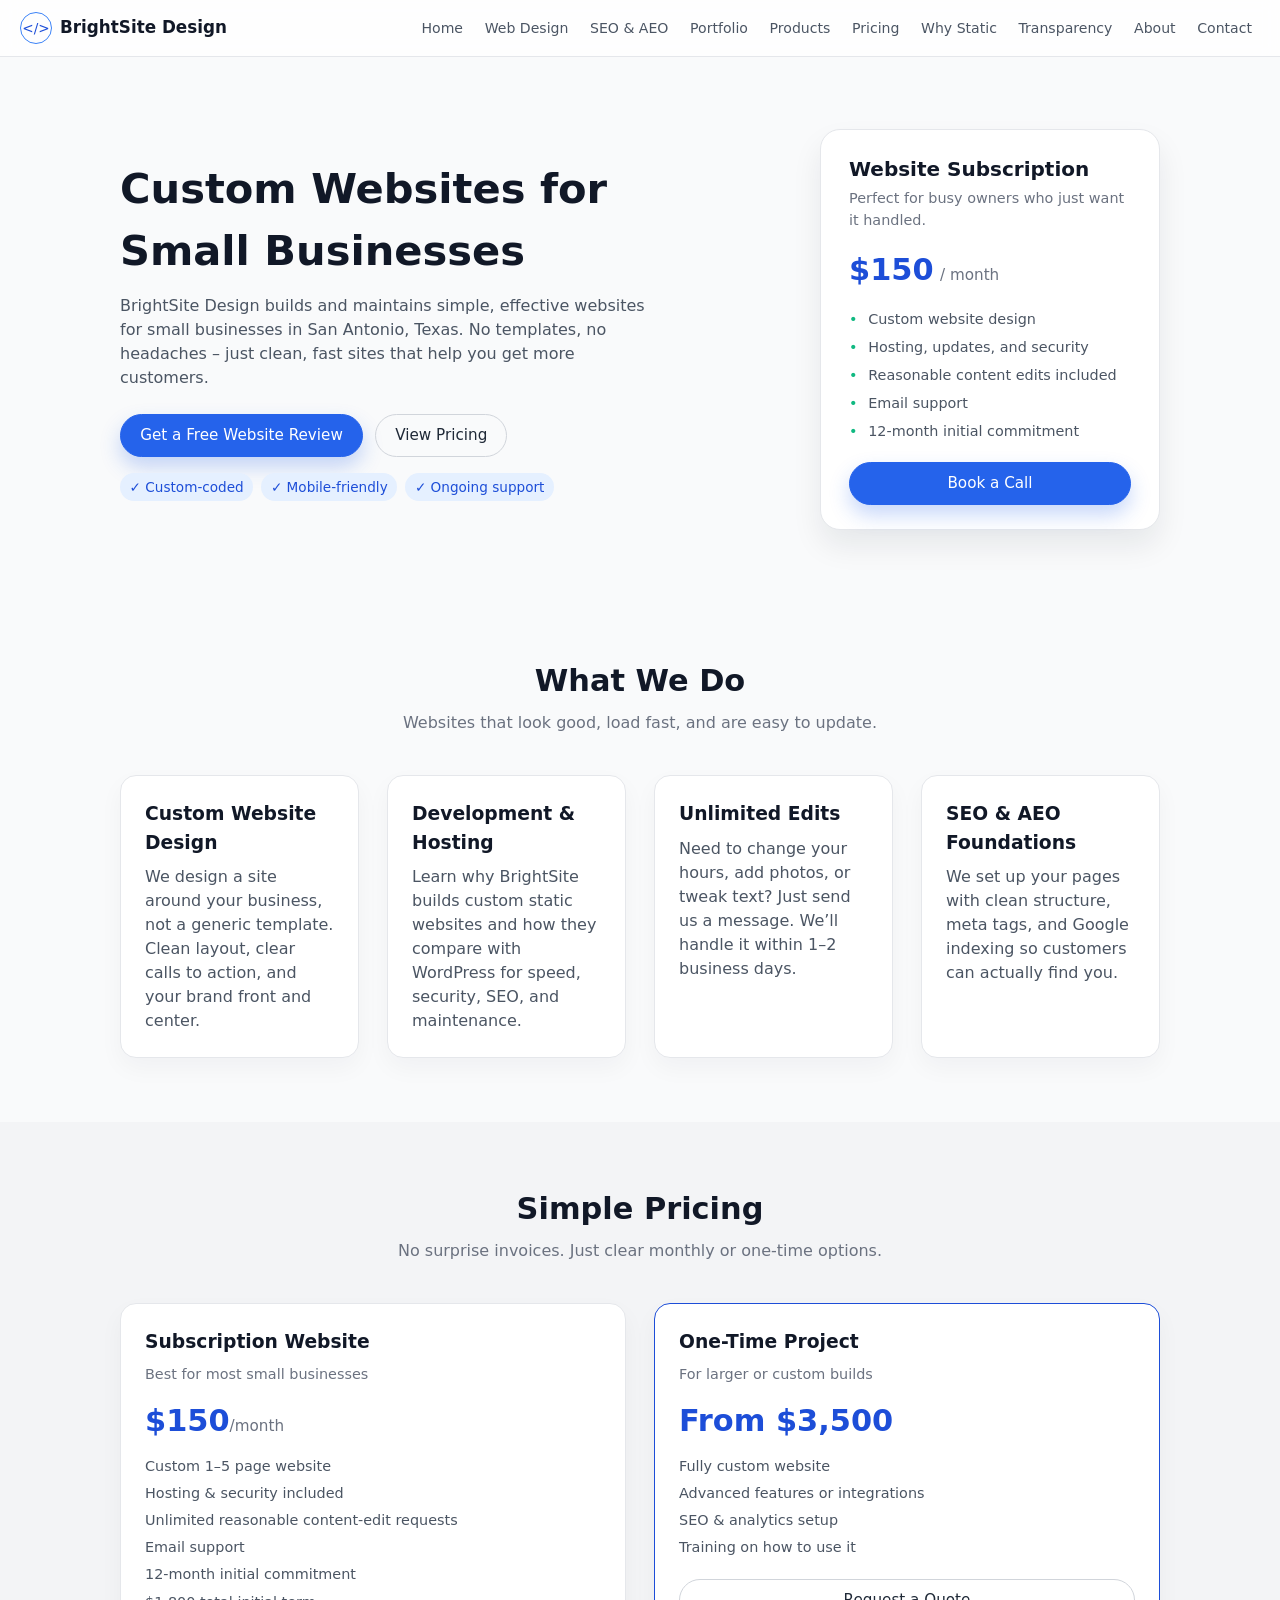
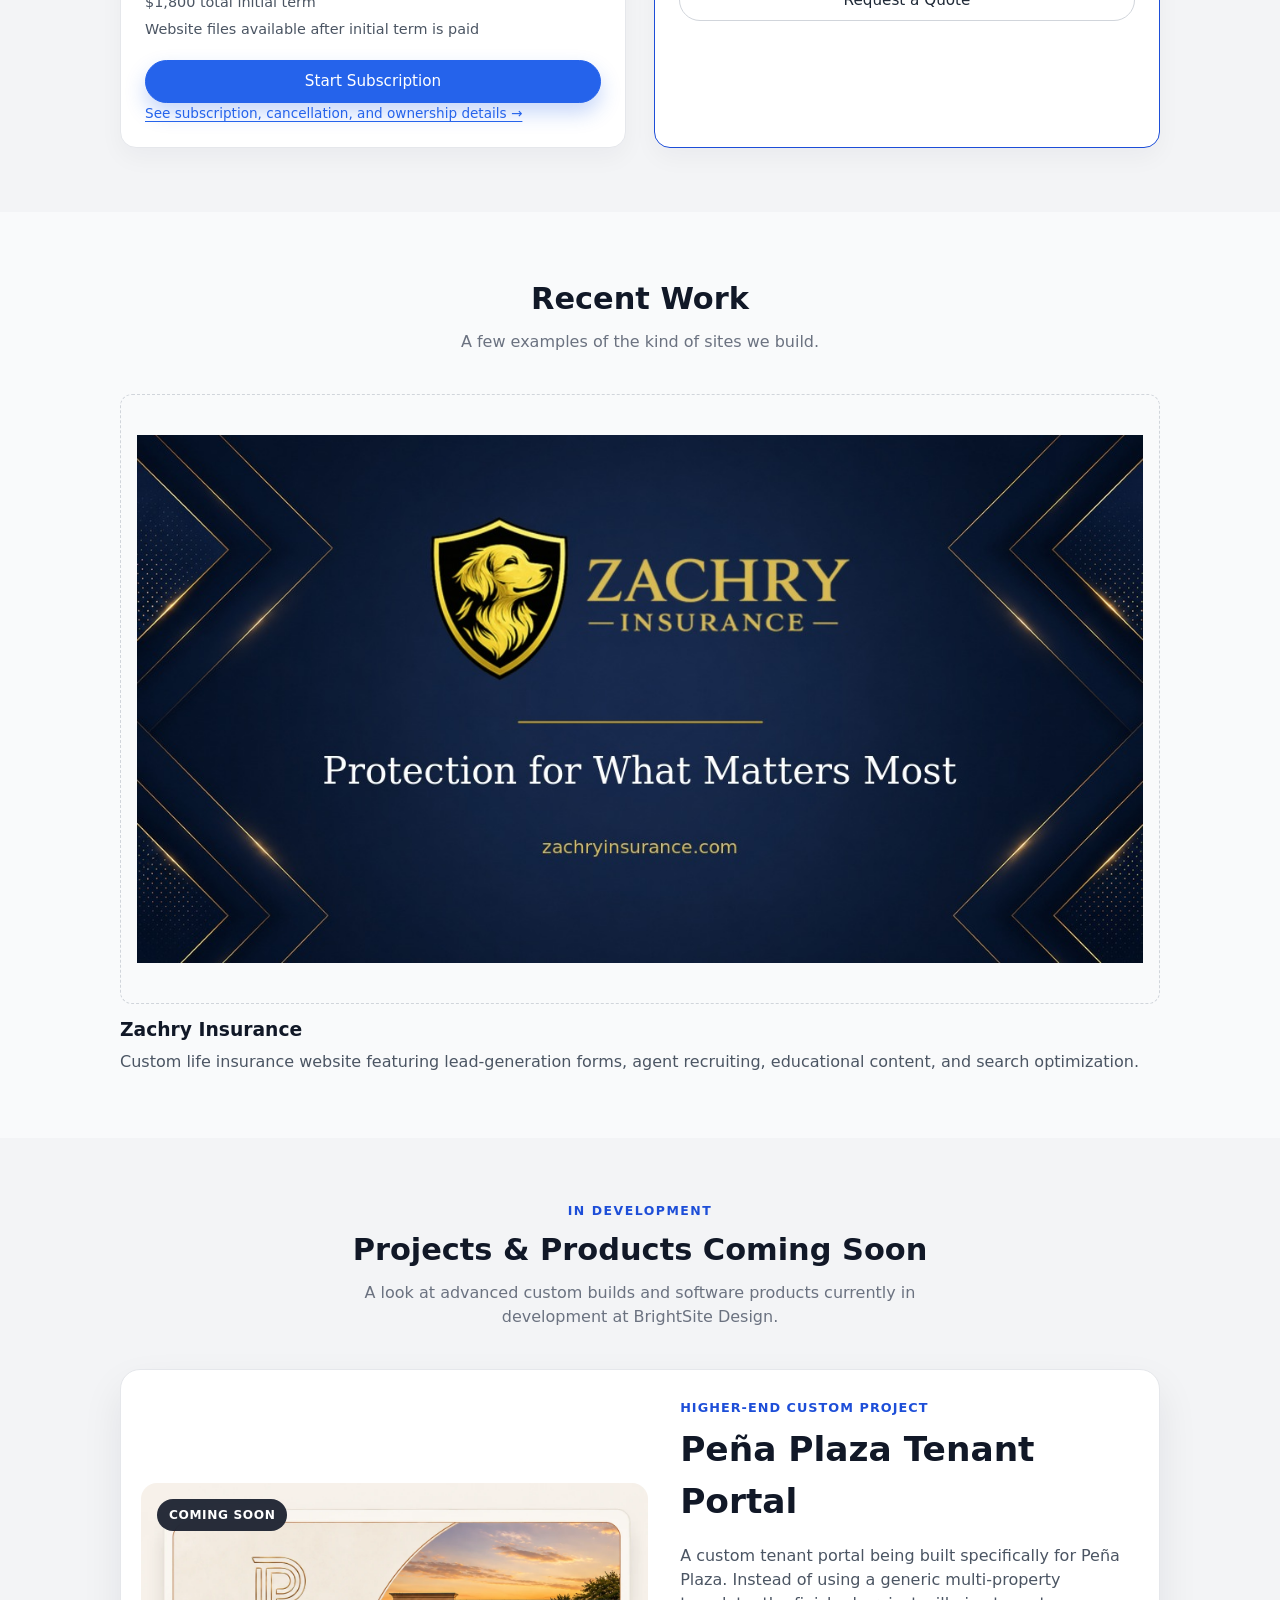
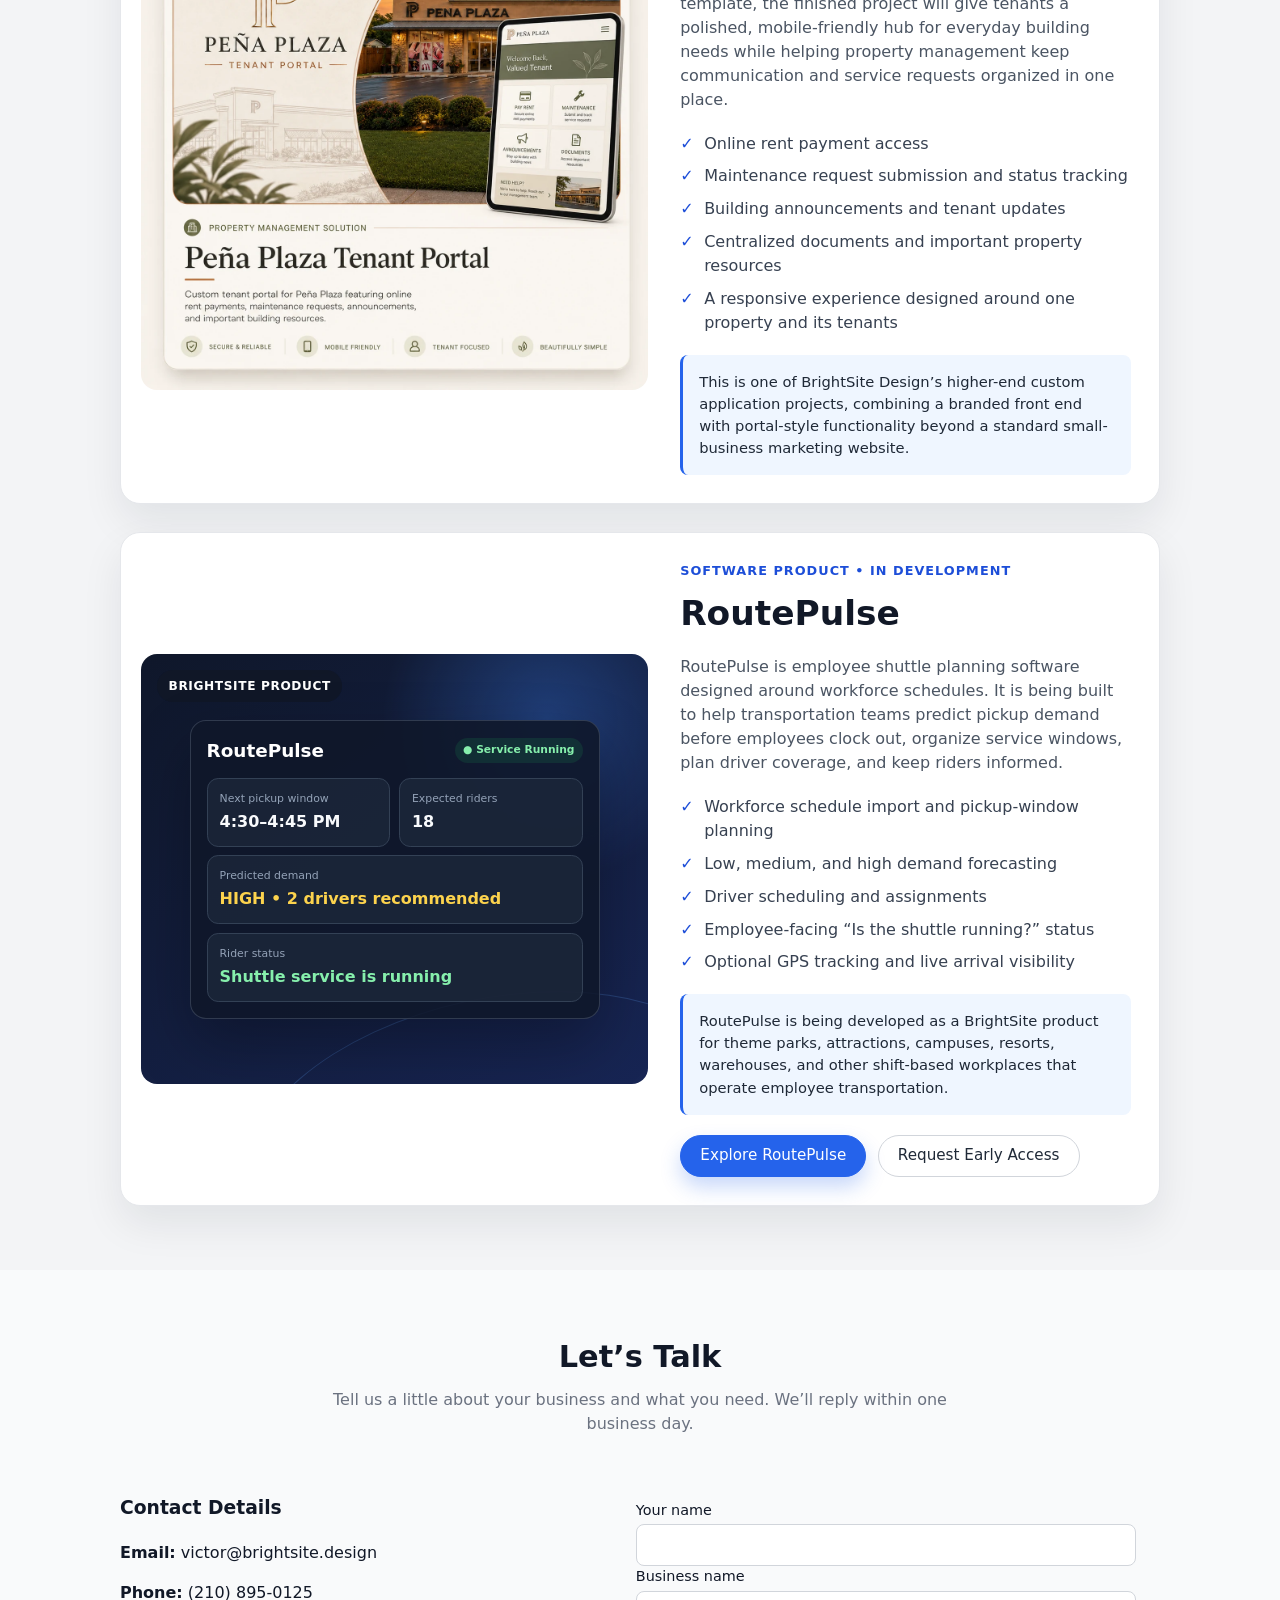
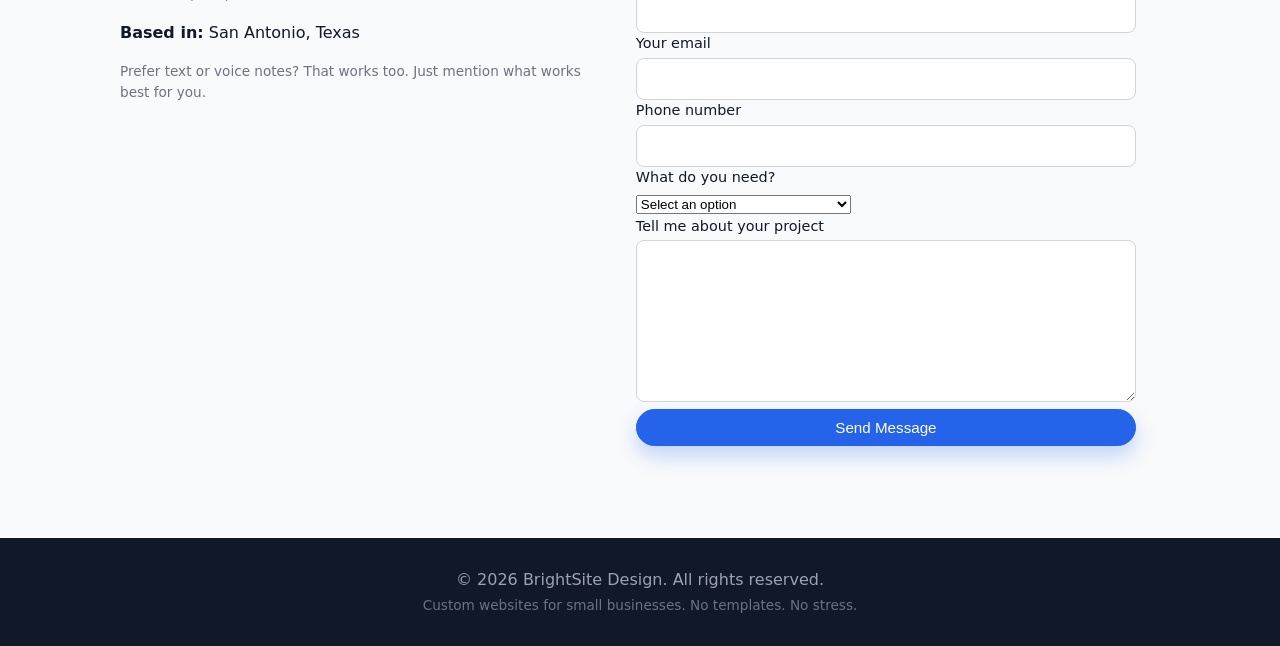
<file: index.html>
<!doctype html>
<html lang="en">
<head>
  <link rel="icon" href="/webBiz.svg" type="image/svg+xml">
  <meta charset="utf-8" />
  <meta name="viewport" content="width=device-width, initial-scale=1" />

  <title>BrightSite Design | Custom Websites for Small Businesses</title>
  <meta
    name="description"
    content="Custom websites for small businesses, with hosting, updates, SEO foundations, and direct support from a San Antonio web developer."
  >

  <!-- Canonical URL -->
  <link rel="canonical" href="https://brightsite.design/" />

  <!-- Open Graph / Facebook -->
  <meta property="og:type" content="website">
  <meta property="og:title" content="Small Business Website Design in San Antonio | BrightSite Design">
  <meta
    property="og:description"
    content="Custom websites for small businesses in San Antonio, Texas. Done-for-you design, hosting, and updates on a simple subscription.">
  <meta property="og:url" content="https://brightsite.design/">
  
  <meta property="og:site_name" content="BrightSite Design">
<meta
  property="og:image"
  content="https://brightsite.design/images/brightsite-design-og.jpg">
<meta property="og:image:width" content="1200">
<meta property="og:image:height" content="630">
<meta
  property="og:image:alt"
  content="BrightSite Design — small business website design in San Antonio">

  <!-- Twitter -->
  <meta name="twitter:card" content="summary_large_image">
  <meta name="twitter:title" content="Small Business Website Design in San Antonio | BrightSite Design">
  <meta
    name="twitter:description"
    content="BrightSite Design creates custom, mobile-friendly websites for small businesses in San Antonio, Texas."
  >
  <meta
  name="twitter:image"
  content="https://brightsite.design/images/brightsite-design-og.jpg"
>
<meta
  name="twitter:image:alt"
  content="BrightSite Design — small business website design in San Antonio"
>

  <!-- LocalBusiness structured data -->
<script type="application/ld+json">
{
  "@context": "https://schema.org",
  "@graph": [
    {
      "@type": "Organization",
      "@id": "https://brightsite.design/#organization",
      "name": "BrightSite Design",
      "url": "https://brightsite.design/",
      "logo": {
        "@type": "ImageObject",
        "url": "https://brightsite.design/webBiz.svg"
      },
      "image": "https://brightsite.design/images/brightsite-design-og.jpg",
      "description": "BrightSite Design builds and maintains custom, mobile-friendly websites for small businesses in San Antonio, Texas.",
      "email": "victor@brightsite.design",
      "telephone": "+1-210-895-0125",
      "founder": {
        "@type": "Person",
        "name": "Victor Peña",
        "url": "https://victorpena210.github.io/"
      },
      "areaServed": {
        "@type": "City",
        "name": "San Antonio"
      },
      "sameAs": [
        "https://github.com/victorpena210",
        "https://victorpena210.github.io/"
      ]
    },
    {
      "@type": "WebSite",
      "@id": "https://brightsite.design/#website",
      "url": "https://brightsite.design/",
      "name": "BrightSite Design",
      "publisher": {
        "@id": "https://brightsite.design/#organization"
      },
      "inLanguage": "en-US"
    }
  ]
}
</script>

  <link rel="stylesheet" href="css/styles.css" />
</head>

<body>
  <!-- Header / Nav -->
<header class="site-header">
  <div class="container header-inner">
    <a class="logo" href="/" aria-label="BrightSite Design homepage">
      <span class="logo-mark">&lt;/&gt;</span>
      <span class="logo-text">BrightSite Design</span>
    </a>

    <nav class="nav" aria-label="Main navigation">
      <button
        class="nav-toggle"
        type="button"
        aria-label="Toggle navigation"
        aria-expanded="false"
        aria-controls="primary-navigation"
      >
        ☰
      </button>

      <ul class="nav-links" id="primary-navigation">
        <li><a href="/">Home</a></li>
        <li><a href="/web-design-san-antonio">Web Design</a></li>
        <li><a href="/seo-aeo-keyword-research">SEO &amp; AEO</a></li>
        <li><a href="/#portfolio">Portfolio</a></li>
        <li><a href="/products">Products</a></li>
        <li><a href="/pricing">Pricing</a></li>
        <li><a href="/wordpress-vs-static-websites">Why Static</a></li>
        <li><a href="/website-technology-transparency">Transparency</a></li>
        <li><a href="/about">About</a></li>
        <li><a href="/#contact">Contact</a></li>
      </ul>
    </nav>
  </div>
</header>

<main>
  <!-- Hero Section -->
  <section id="hero" class="hero">
    <div class="container hero-inner">
      <div class="hero-text">
  <h1>Custom Websites for Small Businesses</h1>       
        <p>
          BrightSite Design builds and maintains simple, effective websites for
          small businesses in San Antonio, Texas. No templates, no headaches –
          just clean, fast sites that help you get more customers.
        </p>

        <div class="hero-actions">
          <a href="#contact" class="btn btn-primary">Get a Free Website Review</a>
          <a href="#pricing" class="btn btn-outline">View Pricing</a>
        </div>
        <div class="hero-badges">
          <span>✓ Custom-coded</span>
          <span>✓ Mobile-friendly</span>
          <span>✓ Ongoing support</span>
        </div>
      </div>

      <div class="hero-card">
        <div class="hero-card-header">
          <h2>Website Subscription</h2>
          <p>Perfect for busy owners who just want it handled.</p>
        </div>
        <div class="hero-card-price">
          <span class="price">$150</span>
          <span class="price-term">/ month</span>
        </div>
        <ul class="hero-card-list">
          <li>Custom website design</li>
          <li>Hosting, updates, and security</li>
          <li>Reasonable content edits included</li>
          <li>Email support</li>
          <li>12-month initial commitment</li>
        </ul>
        <a href="#contact" class="btn btn-primary btn-full">Book a Call</a>
      </div>
    </div>
  </section>

  <!-- Services Section -->
  <section id="services" class="section">
    <div class="container">
      <h2 class="section-title">What We Do</h2>
      <p class="section-subtitle">
        Websites that look good, load fast, and are easy to update.
      </p>

      <div class="grid services-grid">
        <div class="card">
        <h3>
          <a href="/web-design-san-antonio">
            Custom Website Design
          </a>
      </h3>
          <p>
            We design a site around your business, not a generic template.
            Clean layout, clear calls to action, and your brand front and center.
          </p>
        </div>
        <div class="card">
          <h3>
            <a href="/wordpress-vs-static-websites">
              Development &amp; Hosting
            </a>
          </h3>
          <p>
            Learn why BrightSite builds custom static websites and how they
            compare with WordPress for speed, security, SEO, and maintenance.
          </p>
        </div>
        <div class="card">
          <h3>Unlimited Edits</h3>
          <p>
            Need to change your hours, add photos, or tweak text?
            Just send us a message. We’ll handle it within 1–2 business days.
          </p>
        </div>
        <div class="card">
          <h3>
            <a href="/seo-aeo-keyword-research">
              SEO &amp; AEO Foundations
            </a>
          </h3>
          <p>
            We set up your pages with clean structure, meta tags, and Google
            indexing so customers can actually find you.
          </p>
        </div>
      </div>
    </div>
  </section>

  <!-- Pricing Section -->
  <section id="pricing" class="section section-muted">
    <div class="container">
      <h2 class="section-title">Simple Pricing</h2>
      <p class="section-subtitle">
        No surprise invoices. Just clear monthly or one-time options.
      </p>

      <div class="grid pricing-grid">
        <div class="card">
          <h3>Subscription Website</h3>
          <div class="pricing-tagline">Best for most small businesses</div>
          <div class="pricing-amount">
            <span class="price">$150</span><span class="price-term">/month</span>
          </div>
          <ul class="pricing-list">
            <li>Custom 1–5 page website</li>
            <li>Hosting &amp; security included</li>
            <li>Unlimited reasonable content-edit requests</li>
            <li>Email support</li>
            <li>12-month initial commitment</li>
            <li>$1,800 total initial term</li>
            <li>Website files available after initial term is paid</li>
          </ul>

          <a href="/#contact" class="btn btn-primary btn-full">
            Start Subscription
          </a>

          <p class="small">
            <a href="/pricing">See subscription, cancellation, and ownership details →</a>
          </p>
        </div>

        <div class="card card-highlight">
          <h3>One-Time Project</h3>
          <div class="pricing-tagline">For larger or custom builds</div>
          <div class="pricing-amount">
            <span class="price">From $3,500</span>
          </div>
          <ul class="pricing-list">
            <li>Fully custom website</li>
            <li>Advanced features or integrations</li>
            <li>SEO & analytics setup</li>
            <li>Training on how to use it</li>
          </ul>
          <a href="#contact" class="btn btn-outline btn-full">Request a Quote</a>
        </div>
      </div>
    </div>
  </section>

  <!-- Portfolio Section -->
  <section id="portfolio" class="section">
    <div class="container">
      <h2 class="section-title">Recent Work</h2>
      <p class="section-subtitle">
        A few examples of the kind of sites we build.
      </p>

      <div class="grid portfolio-grid">
<div class="portfolio-item">
  <div class="portfolio-thumb">
    <a
      href="https://zachryinsurance.com/"
      target="_blank"
      rel="noopener noreferrer"
      aria-label="Visit the Zachry Insurance website"
    >
    <img
      src="images/zachry-insurance-og.jpg"
      alt="Zachry Insurance website designed by BrightSite Design"
      width="1200"
      height="630"
      loading="lazy"
      decoding="async"
    >
    </a>
  </div>

  <h3>
    <a
      href="https://zachryinsurance.com/"
      target="_blank"
      rel="noopener noreferrer"
    >
      Zachry Insurance
    </a>
  </h3>

  <p>
    Custom life insurance website featuring lead-generation forms,
    agent recruiting, educational content, and search optimization.
  </p>
</div>
      </div>
    </div>
  </section>

  <!-- Projects Coming Soon Section -->
  <section id="coming-soon" class="section section-muted">
    <div class="container">
      <p class="section-kicker">In Development</p>
      <h2 class="section-title">Projects &amp; Products Coming Soon</h2>
      <p class="section-subtitle">
        A look at advanced custom builds and software products currently in development at BrightSite Design.
      </p>

      <div class="coming-projects">
        <article class="featured-project">
          <div class="featured-project-media">
            <img
              src="images/pena-plaza-tenant-portal.webp"
              alt="Peña Plaza Tenant Portal project preview showing the property and a mobile tenant portal interface"
              width="1254"
              height="1254"
              loading="lazy"
              decoding="async"
            >
            <span class="project-status">Coming Soon</span>
          </div>

          <div class="featured-project-content">
            <p class="project-eyebrow">Higher-End Custom Project</p>
            <h3>Peña Plaza Tenant Portal</h3>
            <p>
              A custom tenant portal being built specifically for Peña Plaza.
              Instead of using a generic multi-property template, the finished
              project will give tenants a polished, mobile-friendly hub for
              everyday building needs while helping property management keep
              communication and service requests organized in one place.
            </p>

            <ul class="project-feature-list">
              <li>Online rent payment access</li>
              <li>Maintenance request submission and status tracking</li>
              <li>Building announcements and tenant updates</li>
              <li>Centralized documents and important property resources</li>
              <li>A responsive experience designed around one property and its tenants</li>
            </ul>

            <p class="project-note">
              This is one of BrightSite Design’s higher-end custom application
              projects, combining a branded front end with portal-style
              functionality beyond a standard small-business marketing website.
            </p>
          </div>
        </article>

        <article class="featured-project">
          <div class="featured-project-media routepulse-preview">
            <div class="routepulse-preview-panel" aria-label="RoutePulse concept preview">
              <div class="routepulse-preview-brand">
                <strong>RoutePulse</strong>
                <span>● Service Running</span>
              </div>
              <div class="routepulse-preview-stat">
                <div>
                  <span>Next pickup window</span>
                  <strong>4:30–4:45 PM</strong>
                </div>
                <div>
                  <span>Expected riders</span>
                  <strong>18</strong>
                </div>
              </div>
              <div class="routepulse-preview-row">
                <span>Predicted demand</span>
                <strong>HIGH • 2 drivers recommended</strong>
              </div>
              <div class="routepulse-preview-row">
                <span>Rider status</span>
                <strong style="color:#86efac;">Shuttle service is running</strong>
              </div>
            </div>
            <span class="project-status">BrightSite Product</span>
          </div>

          <div class="featured-project-content">
            <p class="project-eyebrow">Software Product • In Development</p>
            <h3>RoutePulse</h3>
            <p>
              RoutePulse is employee shuttle planning software designed around
              workforce schedules. It is being built to help transportation teams
              predict pickup demand before employees clock out, organize service
              windows, plan driver coverage, and keep riders informed.
            </p>

            <ul class="project-feature-list">
              <li>Workforce schedule import and pickup-window planning</li>
              <li>Low, medium, and high demand forecasting</li>
              <li>Driver scheduling and assignments</li>
              <li>Employee-facing “Is the shuttle running?” status</li>
              <li>Optional GPS tracking and live arrival visibility</li>
            </ul>

            <p class="project-note">
              RoutePulse is being developed as a BrightSite product for theme
              parks, attractions, campuses, resorts, warehouses, and other
              shift-based workplaces that operate employee transportation.
            </p>

            <div class="featured-project-actions">
              <a href="/routepulse" class="btn btn-primary">Explore RoutePulse</a>
              <a href="/routepulse#early-access" class="btn btn-outline">Request Early Access</a>
            </div>
          </div>
        </article>
      </div>
    </div>
  </section>

  <!-- Contact Section -->
<section id="contact" class="section">
  <div class="container">
    <h2 class="section-title">Let’s Talk</h2>

    <p class="section-subtitle">
      Tell us a little about your business and what you need.
      We’ll reply within one business day.
    </p>

    <div class="grid contact-grid">
      <div>
        <h3>Contact Details</h3>
        <p><strong>Email:</strong> victor@brightsite.design</p>
        <p><strong>Phone:</strong> (210) 895-0125</p>
        <p><strong>Based in:</strong> San Antonio, Texas</p>

        <p class="small">
          Prefer text or voice notes? That works too.
          Just mention what works best for you.
        </p>
      </div>

      <form
        name="contact"
        method="POST"
        data-netlify="true"
        data-netlify-honeypot="bot-field"
        class="contact-form"
      >
        <input type="hidden" name="form-name" value="contact">

        <p hidden>
          <label>
            Don’t fill this out:
            <input name="bot-field">
          </label>
        </p>

        <label for="contact-name">Your name</label>
        <input
          type="text"
          id="contact-name"
          name="name"
          autocomplete="name"
          required
        >

        <label for="contact-business">Business name</label>
        <input
          type="text"
          id="contact-business"
          name="business"
          autocomplete="organization"
        >

        <label for="contact-email">Your email</label>
        <input
          type="email"
          id="contact-email"
          name="email"
          autocomplete="email"
          required
        >

        <label for="contact-phone">Phone number</label>
        <input
          type="tel"
          id="contact-phone"
          name="phone"
          autocomplete="tel"
        >

        <label for="contact-service">What do you need?</label>
        <select id="contact-service" name="service">
          <option value="">Select an option</option>
          <option value="New website">New website</option>
          <option value="Website redesign">Website redesign</option>
          <option value="Website maintenance">Website maintenance</option>
          <option value="SEO, AEO and keyword research">SEO, AEO &amp; Keyword Research</option>
          <option value="Other">Other</option>
        </select>

        <label for="contact-message">
          Tell me about your project
        </label>
        <textarea
          id="contact-message"
          name="message"
          rows="6"
          required
        ></textarea>

        <button type="submit" class="btn btn-primary btn-full">
          Send Message
        </button>
      </form>
    </div>
  </div>
</section>

</main>

<footer class="site-footer">
  <div class="container footer-inner">

    <p>
      © <span id="year">2026</span> BrightSite Design.
      All rights reserved.
    </p>

    <p class="small">
      Custom websites for small businesses. No templates. No stress.
    </p>

  </div>
</footer>

<script src="/js/script.js"></script>

</body>
</html>
</file>
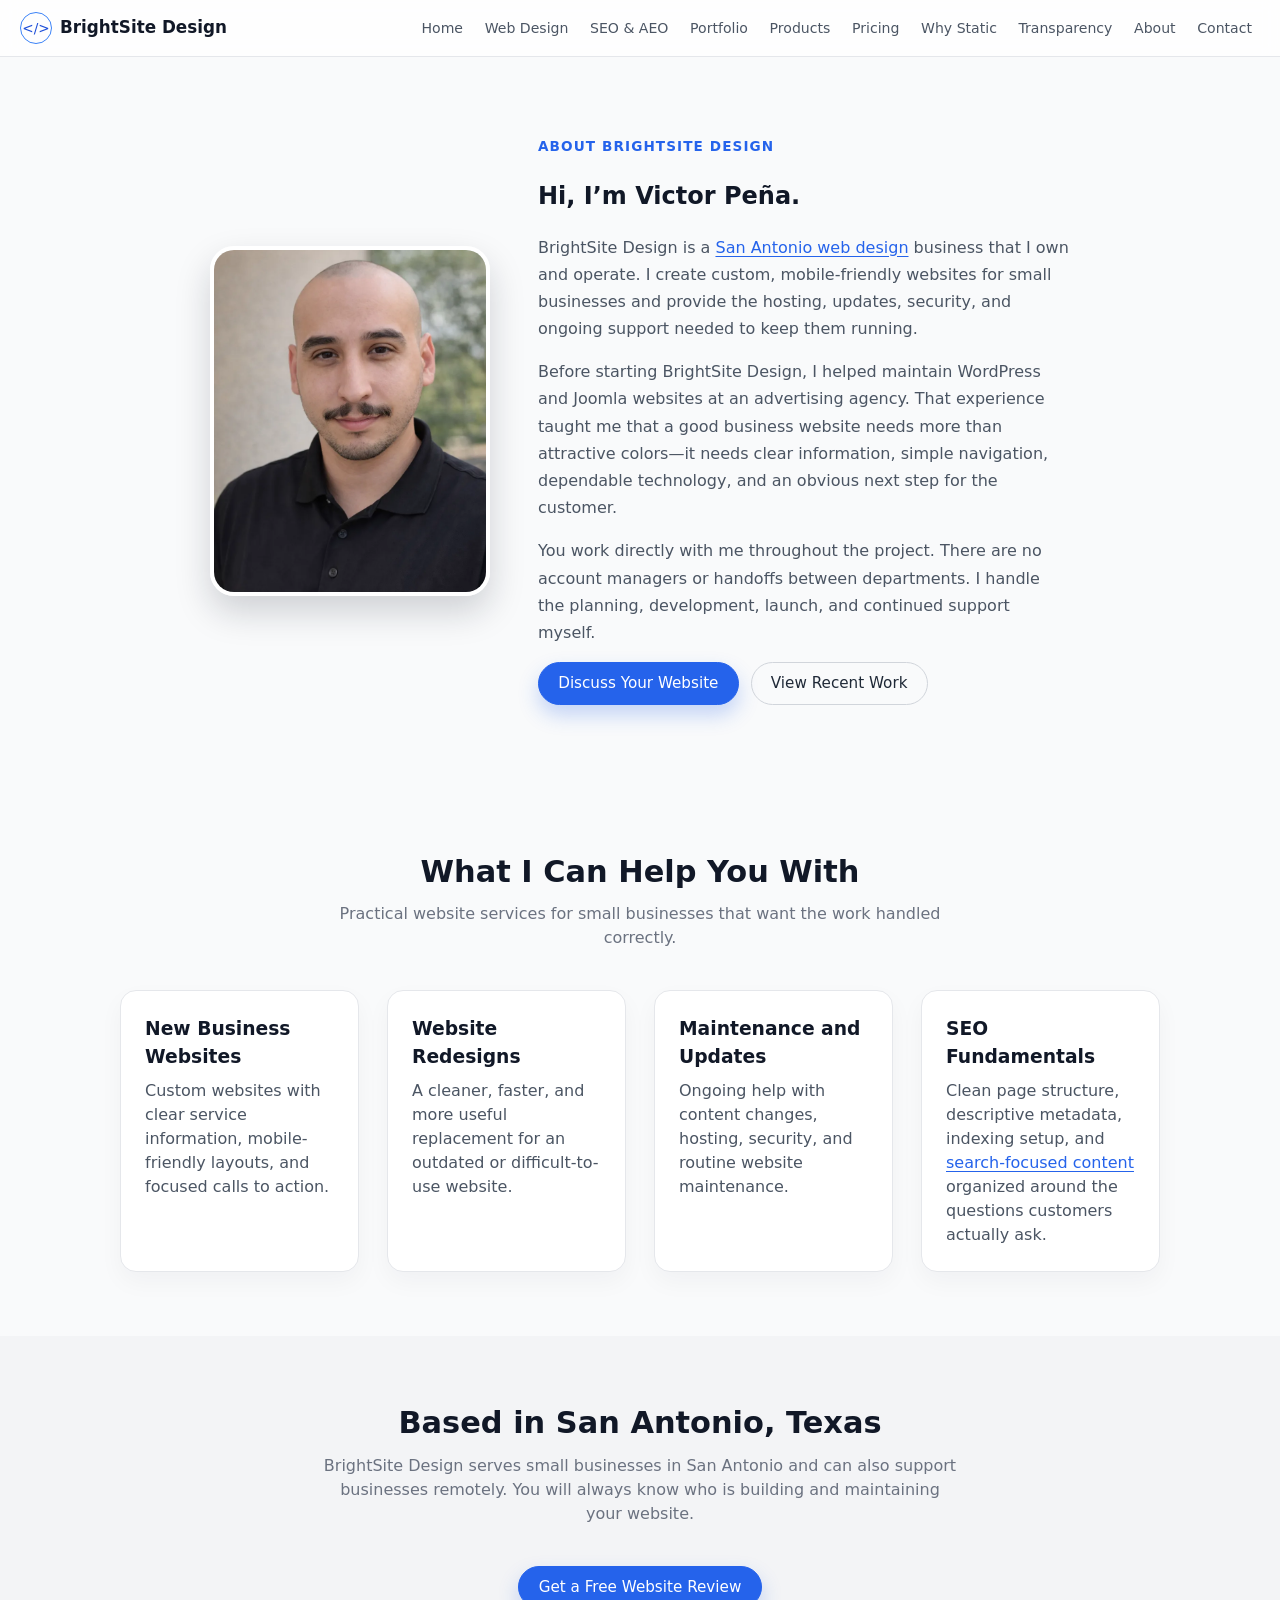
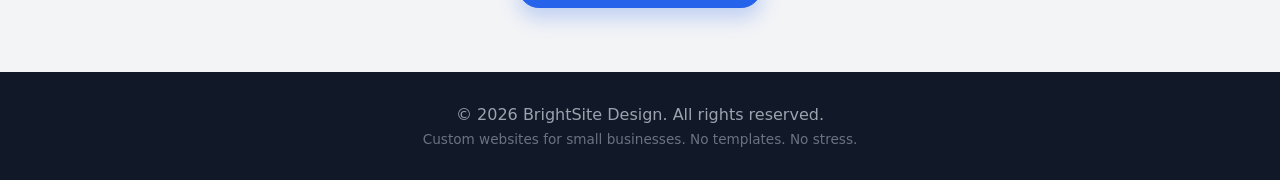
<file: about.html>
<!doctype html>
<html lang="en">
<head>
  <meta charset="utf-8">
  <meta name="viewport" content="width=device-width, initial-scale=1">

  <title>About Victor Peña | BrightSite Design</title>

  <meta
    name="description"
    content="Meet Victor Peña, the San Antonio web developer behind BrightSite Design. Learn about his approach to custom websites, direct support, and ongoing maintenance."
  >

  <link rel="canonical" href="https://brightsite.design/about">
  <link rel="icon" href="/webBiz.svg" type="image/svg+xml">

  <meta property="og:type" content="website">
  <meta property="og:site_name" content="BrightSite Design">
  <meta property="og:title" content="About Victor Peña | BrightSite Design">
  <meta
    property="og:description"
    content="Meet the San Antonio web developer behind BrightSite Design and learn how Victor builds and supports custom websites for small businesses."
  >
  <meta property="og:url" content="https://brightsite.design/about">
  <meta
    property="og:image"
    content="https://brightsite.design/images/brightsite-design-og.jpg"
  >
  <meta property="og:image:width" content="1200">
  <meta property="og:image:height" content="630">
  <meta
    property="og:image:alt"
    content="BrightSite Design — small business website design in San Antonio"
  >

  <meta name="twitter:card" content="summary_large_image">
  <meta name="twitter:title" content="About Victor Peña | BrightSite Design">
  <meta
    name="twitter:description"
    content="Meet Victor Peña, the San Antonio web developer behind BrightSite Design."
  >
  <meta
    name="twitter:image"
    content="https://brightsite.design/images/brightsite-design-og.jpg"
  >
  <meta
    name="twitter:image:alt"
    content="BrightSite Design — small business website design in San Antonio"
  >

  <script type="application/ld+json">
  {
    "@context": "https://schema.org",
    "@graph": [
      {
        "@type": "AboutPage",
        "@id": "https://brightsite.design/about#webpage",
        "url": "https://brightsite.design/about",
        "name": "About Victor Peña | BrightSite Design",
        "description": "Meet Victor Peña, the San Antonio web developer and owner behind BrightSite Design.",
        "isPartOf": {
          "@id": "https://brightsite.design/#website"
        },
        "about": {
          "@id": "https://brightsite.design/about#victor-pena"
        },
        "mainEntity": {
          "@id": "https://brightsite.design/about#victor-pena"
        },
        "inLanguage": "en-US"
      },
      {
        "@type": "Person",
        "@id": "https://brightsite.design/about#victor-pena",
        "name": "Victor Peña",
        "jobTitle": "Owner and Web Developer",
        "url": "https://brightsite.design/about",
        "image": "https://brightsite.design/images/victor-pena-headshot.webp",        "worksFor": {
          "@id": "https://brightsite.design/#organization"
        },
        "homeLocation": {
          "@type": "City",
          "name": "San Antonio"
        },
        "knowsAbout": [
          "Small business website design",
          "HTML",
          "CSS",
          "JavaScript",
          "WordPress",
          "Website maintenance",
          "Search engine optimization"
        ],
        "sameAs": [
          "https://github.com/victorpena210",
          "https://victorpena210.github.io/"
        ]
      }
    ]
  }
  </script>

  <link rel="stylesheet" href="css/styles.css">
</head>

<body>
<header class="site-header">
  <div class="container header-inner">
    <a class="logo" href="/" aria-label="BrightSite Design homepage">
      <span class="logo-mark">&lt;/&gt;</span>
      <span class="logo-text">BrightSite Design</span>
    </a>

    <nav class="nav" aria-label="Main navigation">
      <button
        class="nav-toggle"
        type="button"
        aria-label="Toggle navigation"
        aria-expanded="false"
        aria-controls="primary-navigation"
      >
        ☰
      </button>

    <ul class="nav-links" id="primary-navigation">
      <li><a href="/">Home</a></li>
      <li><a href="/web-design-san-antonio">Web Design</a></li>
      <li><a href="/seo-aeo-keyword-research">SEO &amp; AEO</a></li>
      <li><a href="/#portfolio">Portfolio</a></li>
        <li><a href="/products">Products</a></li>
      <li><a href="/pricing">Pricing</a></li>
      <li><a href="/wordpress-vs-static-websites">Why Static</a></li>
      <li><a href="/website-technology-transparency">Transparency</a></li>
      <li><a href="/about">About</a></li>
      <li><a href="/#contact">Contact</a></li>
    </ul>
    </nav>
  </div>
</header>

  <main>
    <section class="section about-section">
      <div class="container about-inner">
        <div class="about-photo-wrapper">
        <img
          src="images/victor-pena-headshot.webp"
          alt="Victor Peña, owner and web developer at BrightSite Design"
          class="about-photo"
          width="800"
          height="1200"
          fetchpriority="high"
          decoding="async"
        >
        </div>

        <div class="about-content">
          <p class="about-label">About BrightSite Design</p>
          <h1>Hi, I’m Victor Peña.</h1>

          <p>
            BrightSite Design is a
            <a href="/web-design-san-antonio">San Antonio web design</a>
            business that I own and operate. I create custom, mobile-friendly
            websites for small businesses and provide the hosting, updates,
            security, and ongoing support needed to keep them running.
          </p>

          <p>
            Before starting BrightSite Design, I helped maintain WordPress and
            Joomla websites at an advertising agency. That experience taught me
            that a good business website needs more than attractive colors—it
            needs clear information, simple navigation, dependable technology,
            and an obvious next step for the customer.
          </p>

          <p>
            You work directly with me throughout the project. There are no
            account managers or handoffs between departments. I handle the
            planning, development, launch, and continued support myself.
          </p>

          <div class="hero-actions">
            <a href="/#contact" class="btn btn-primary">
              Discuss Your Website
            </a>
            <a href="/#portfolio" class="btn btn-outline">
              View Recent Work
            </a>
          </div>
        </div>
      </div>
    </section>

    <section class="section">
      <div class="container">
        <h2 class="section-title">What I Can Help You With</h2>
        <p class="section-subtitle">
          Practical website services for small businesses that want the work handled correctly.
        </p>

        <div class="grid services-grid">
          <article class="card">
            <h3>New Business Websites</h3>
            <p>
              Custom websites with clear service information, mobile-friendly
              layouts, and focused calls to action.
            </p>
          </article>

          <article class="card">
            <h3>Website Redesigns</h3>
            <p>
              A cleaner, faster, and more useful replacement for an outdated or
              difficult-to-use website.
            </p>
          </article>

          <article class="card">
            <h3>Maintenance and Updates</h3>
            <p>
              Ongoing help with content changes, hosting, security, and routine
              website maintenance.
            </p>
          </article>

          <article class="card">
            <h3>SEO Fundamentals</h3>
            <p>
              Clean page structure, descriptive metadata, indexing setup, and
              <a href="/seo-aeo-keyword-research">search-focused content</a>
              organized around the questions customers actually ask.
            </p>
          </article>
        </div>
      </div>
    </section>

    <section class="section section-muted">
      <div class="container">
        <h2 class="section-title">Based in San Antonio, Texas</h2>
        <p class="section-subtitle">
          BrightSite Design serves small businesses in San Antonio and can also
          support businesses remotely. You will always know who is building and
          maintaining your website.
        </p>

        <div style="text-align: center;">
          <a href="/#contact" class="btn btn-primary">
            Get a Free Website Review
          </a>
        </div>
      </div>
    </section>
  </main>

  <footer class="site-footer">
    <div class="container footer-inner">
      <p>© <span id="year">2026</span> BrightSite Design. All rights reserved.</p>
      <p class="small">
        Custom websites for small businesses. No templates. No stress.
      </p>
    </div>
  </footer>

  <script src="/js/script.js"></script>
</body>
</html>
</file>
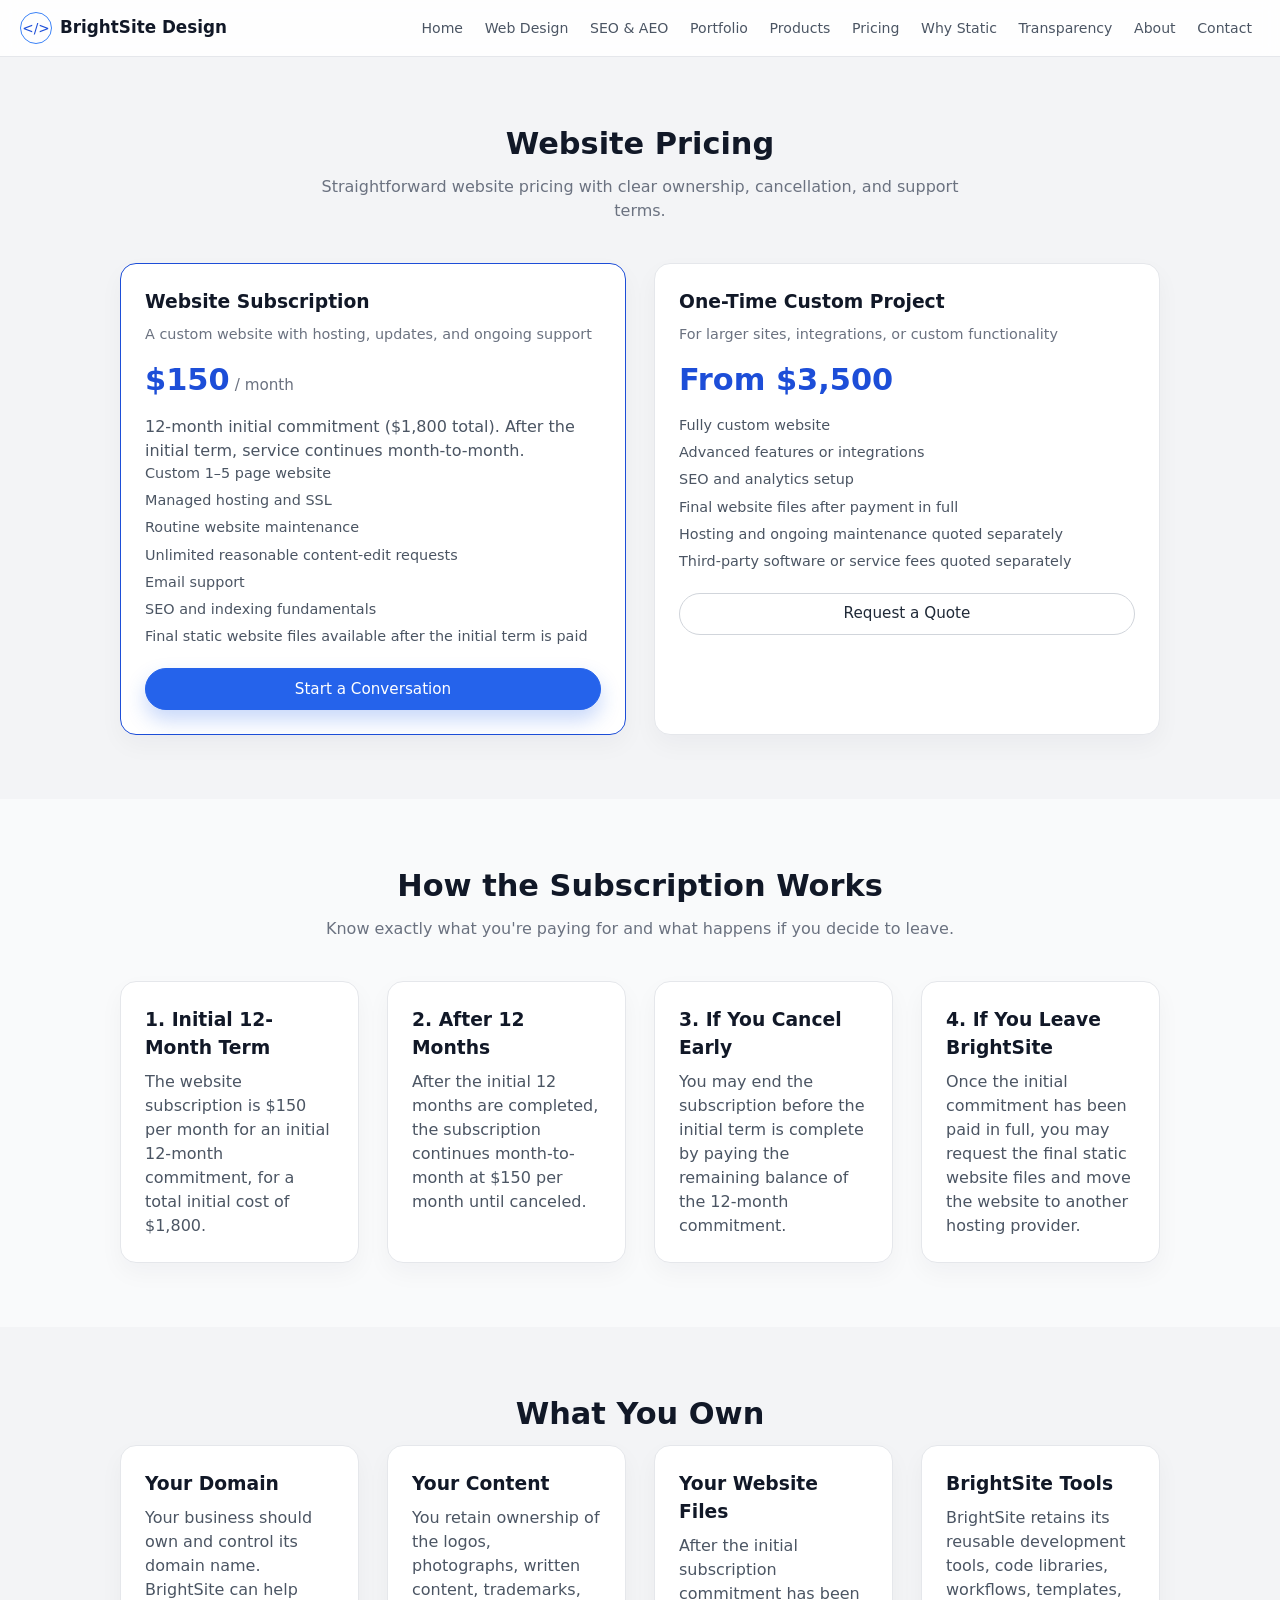
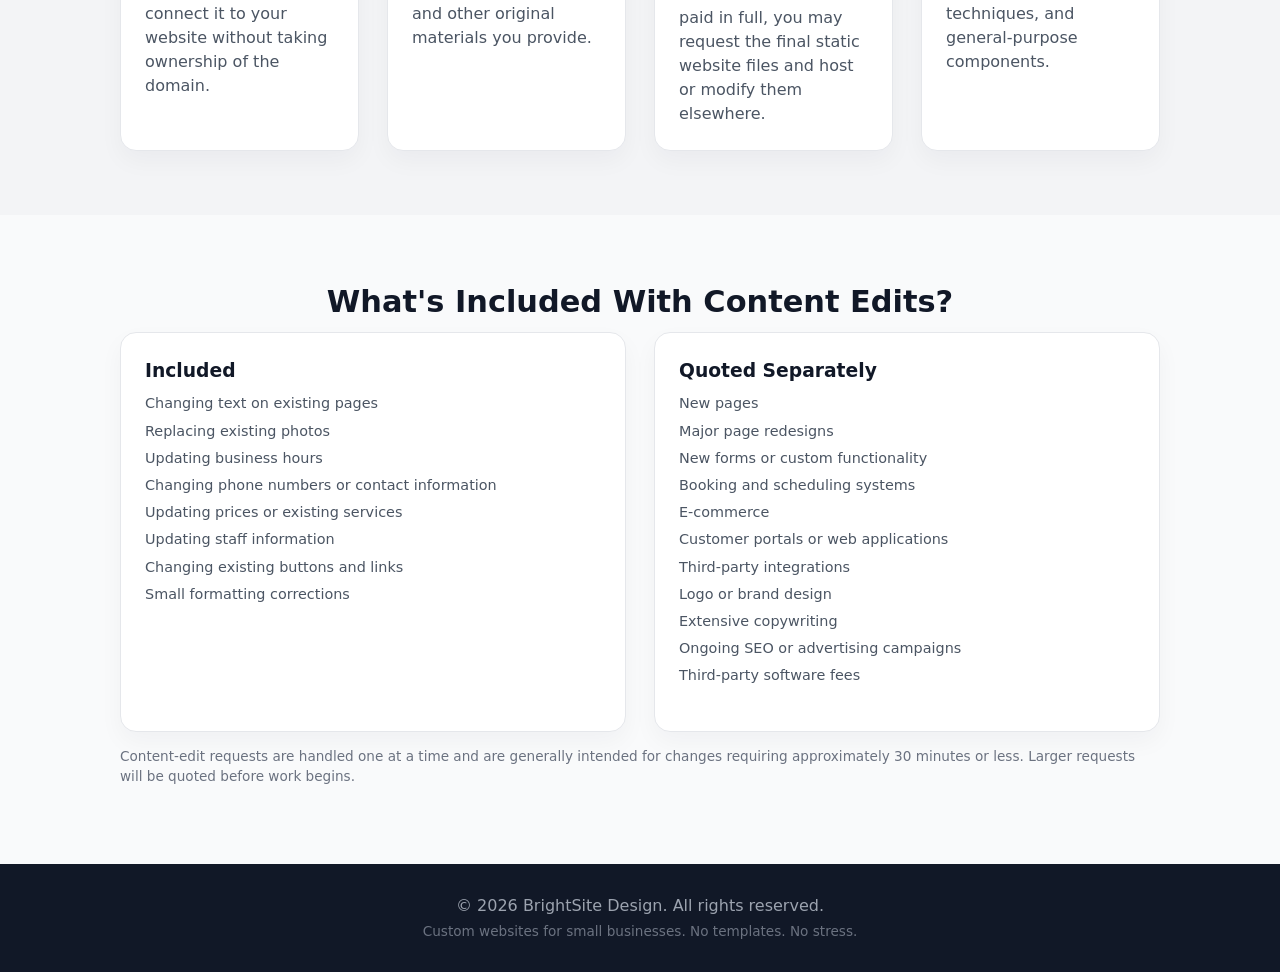
<file: pricing.html>
<!doctype html>
<html lang="en">

<head>
  <meta charset="utf-8">
  <meta name="viewport" content="width=device-width, initial-scale=1">

  <title>Website Pricing | BrightSite Design</title>

  <meta
    name="description"
    content="View BrightSite Design website pricing, subscription terms, website ownership, cancellation details, and included content updates."
  >

  <link rel="canonical" href="https://brightsite.design/pricing">

  <!-- Open Graph / social sharing -->
  <meta property="og:type" content="website">
  <meta property="og:title" content="Website Pricing | BrightSite Design">
  <meta property="og:description" content="Straightforward website pricing with clear subscription, ownership, cancellation, and support terms.">
  <meta property="og:url" content="https://brightsite.design/pricing">
  <meta property="og:site_name" content="BrightSite Design">
  <meta property="og:image" content="https://brightsite.design/images/brightsite-design-og.jpg">
  <meta property="og:image:width" content="1200">
  <meta property="og:image:height" content="630">
  <meta property="og:image:alt" content="BrightSite Design — custom small-business websites">

  <meta name="twitter:card" content="summary_large_image">
  <meta name="twitter:title" content="Website Pricing | BrightSite Design">
  <meta name="twitter:description" content="Straightforward website pricing with clear subscription, ownership, cancellation, and support terms.">
  <meta name="twitter:image" content="https://brightsite.design/images/brightsite-design-og.jpg">
  <meta name="twitter:image:alt" content="BrightSite Design — custom small-business websites">

  <script type="application/ld+json">
  {
    "@context": "https://schema.org",
    "@type": "WebPage",
    "@id": "https://brightsite.design/pricing#webpage",
    "url": "https://brightsite.design/pricing",
    "name": "Website Pricing | BrightSite Design",
    "description": "View BrightSite Design website pricing, subscription terms, website ownership, cancellation details, and included content updates.",
    "isPartOf": {
      "@id": "https://brightsite.design/#website"
    },
    "about": {
      "@type": "Service",
      "name": "Small Business Website Design"
    },
    "inLanguage": "en-US"
  }
  </script>
  <link rel="icon" href="/webBiz.svg" type="image/svg+xml">

  <link rel="stylesheet" href="/css/styles.css">
</head>

<body>

<header class="site-header">
  <div class="container header-inner">

    <a class="logo" href="/" aria-label="BrightSite Design homepage">
      <span class="logo-mark">&lt;/&gt;</span>
      <span class="logo-text">BrightSite Design</span>
    </a>

    <nav class="nav" aria-label="Main navigation">

      <button
        class="nav-toggle"
        type="button"
        aria-label="Toggle navigation"
        aria-expanded="false"
        aria-controls="primary-navigation"
      >
        ☰
      </button>

      <ul class="nav-links" id="primary-navigation">
        <li><a href="/">Home</a></li>
        <li><a href="/web-design-san-antonio">Web Design</a></li>
        <li><a href="/seo-aeo-keyword-research">SEO &amp; AEO</a></li>
        <li><a href="/#portfolio">Portfolio</a></li>
        <li><a href="/products">Products</a></li>
        <li><a href="/pricing">Pricing</a></li>
        <li><a href="/wordpress-vs-static-websites">Why Static</a></li>
        <li><a href="/website-technology-transparency">Transparency</a></li>
        <li><a href="/about">About</a></li>
        <li><a href="/#contact">Contact</a></li>
      </ul>

    </nav>
  </div>
</header>

<main>

<section class="section section-muted">
  <div class="container">

    <h1 class="section-title">Website Pricing</h1>

    <p class="section-subtitle">
      Straightforward website pricing with clear ownership,
      cancellation, and support terms.
    </p>

    <div class="grid pricing-grid">
  <article class="card card-highlight">
    <h3>Website Subscription</h3>

    <div class="pricing-tagline">
      A custom website with hosting, updates, and ongoing support
    </div>

    <div class="pricing-amount">
      <span class="price">$150</span>
      <span class="price-term">/ month</span>
    </div>

    <p>
      12-month initial commitment ($1,800 total).
      After the initial term, service continues month-to-month.
    </p>

    <ul class="pricing-list">
      <li>Custom 1–5 page website</li>
      <li>Managed hosting and SSL</li>
      <li>Routine website maintenance</li>
      <li>Unlimited reasonable content-edit requests</li>
      <li>Email support</li>
      <li>SEO and indexing fundamentals</li>
      <li>Final static website files available after the initial term is paid</li>
    </ul>

    <a href="/#contact" class="btn btn-primary btn-full">
      Start a Conversation
    </a>
  </article>


  <article class="card">
    <h3>One-Time Custom Project</h3>

    <div class="pricing-tagline">
      For larger sites, integrations, or custom functionality
    </div>

    <div class="pricing-amount">
      <span class="price">From $3,500</span>
    </div>

    <ul class="pricing-list">
      <li>Fully custom website</li>
      <li>Advanced features or integrations</li>
      <li>SEO and analytics setup</li>
      <li>Final website files after payment in full</li>
      <li>Hosting and ongoing maintenance quoted separately</li>
      <li>Third-party software or service fees quoted separately</li>
    </ul>

    <a href="/#contact" class="btn btn-outline btn-full">
      Request a Quote
    </a>
  </article>

    </div>
  </div>
</section>

<section class="section">
  <div class="container">
    <h2 class="section-title">How the Subscription Works</h2>

    <p class="section-subtitle">
      Know exactly what you're paying for and what happens if you decide to leave.
    </p>

    <div class="grid services-grid">

      <article class="card">
        <h3>1. Initial 12-Month Term</h3>
        <p>
          The website subscription is $150 per month for an initial
          12-month commitment, for a total initial cost of $1,800.
        </p>
      </article>

      <article class="card">
        <h3>2. After 12 Months</h3>
        <p>
          After the initial 12 months are completed, the subscription
          continues month-to-month at $150 per month until canceled.
        </p>
      </article>

      <article class="card">
        <h3>3. If You Cancel Early</h3>
        <p>
          You may end the subscription before the initial term is complete
          by paying the remaining balance of the 12-month commitment.
        </p>
      </article>

      <article class="card">
        <h3>4. If You Leave BrightSite</h3>
        <p>
          Once the initial commitment has been paid in full, you may request
          the final static website files and move the website to another
          hosting provider.
        </p>
      </article>

    </div>
  </div>
</section>

<section class="section section-muted">
  <div class="container">
    <h2 class="section-title">What You Own</h2>

    <div class="grid services-grid">

      <article class="card">
        <h3>Your Domain</h3>
        <p>
          Your business should own and control its domain name.
          BrightSite can help connect it to your website without taking
          ownership of the domain.
        </p>
      </article>

      <article class="card">
        <h3>Your Content</h3>
        <p>
          You retain ownership of the logos, photographs, written content,
          trademarks, and other original materials you provide.
        </p>
      </article>

      <article class="card">
        <h3>Your Website Files</h3>
        <p>
          After the initial subscription commitment has been paid in full,
          you may request the final static website files and host or modify
          them elsewhere.
        </p>
      </article>

      <article class="card">
        <h3>BrightSite Tools</h3>
        <p>
          BrightSite retains its reusable development tools, code libraries,
          workflows, templates, techniques, and general-purpose components.
        </p>
      </article>

    </div>
  </div>
</section>

<section class="section">
  <div class="container">
    <h2 class="section-title">What's Included With Content Edits?</h2>

    <div class="grid pricing-grid">

      <article class="card">
        <h3>Included</h3>

        <ul class="pricing-list">
          <li>Changing text on existing pages</li>
          <li>Replacing existing photos</li>
          <li>Updating business hours</li>
          <li>Changing phone numbers or contact information</li>
          <li>Updating prices or existing services</li>
          <li>Updating staff information</li>
          <li>Changing existing buttons and links</li>
          <li>Small formatting corrections</li>
        </ul>
      </article>

      <article class="card">
        <h3>Quoted Separately</h3>

        <ul class="pricing-list">
          <li>New pages</li>
          <li>Major page redesigns</li>
          <li>New forms or custom functionality</li>
          <li>Booking and scheduling systems</li>
          <li>E-commerce</li>
          <li>Customer portals or web applications</li>
          <li>Third-party integrations</li>
          <li>Logo or brand design</li>
          <li>Extensive copywriting</li>
          <li>Ongoing SEO or advertising campaigns</li>
          <li>Third-party software fees</li>
        </ul>
      </article>

    </div>

    <p class="small">
      Content-edit requests are handled one at a time and are generally
      intended for changes requiring approximately 30 minutes or less.
      Larger requests will be quoted before work begins.
    </p>
  </div>
</section>
</main>

<footer class="site-footer">
  <div class="container footer-inner">

    <p>
      © <span id="year">2026</span> BrightSite Design.
      All rights reserved.
    </p>

    <p class="small">
      Custom websites for small businesses. No templates. No stress.
    </p>

  </div>
</footer>

<script src="/js/script.js"></script>

</body>
</html>
</file>
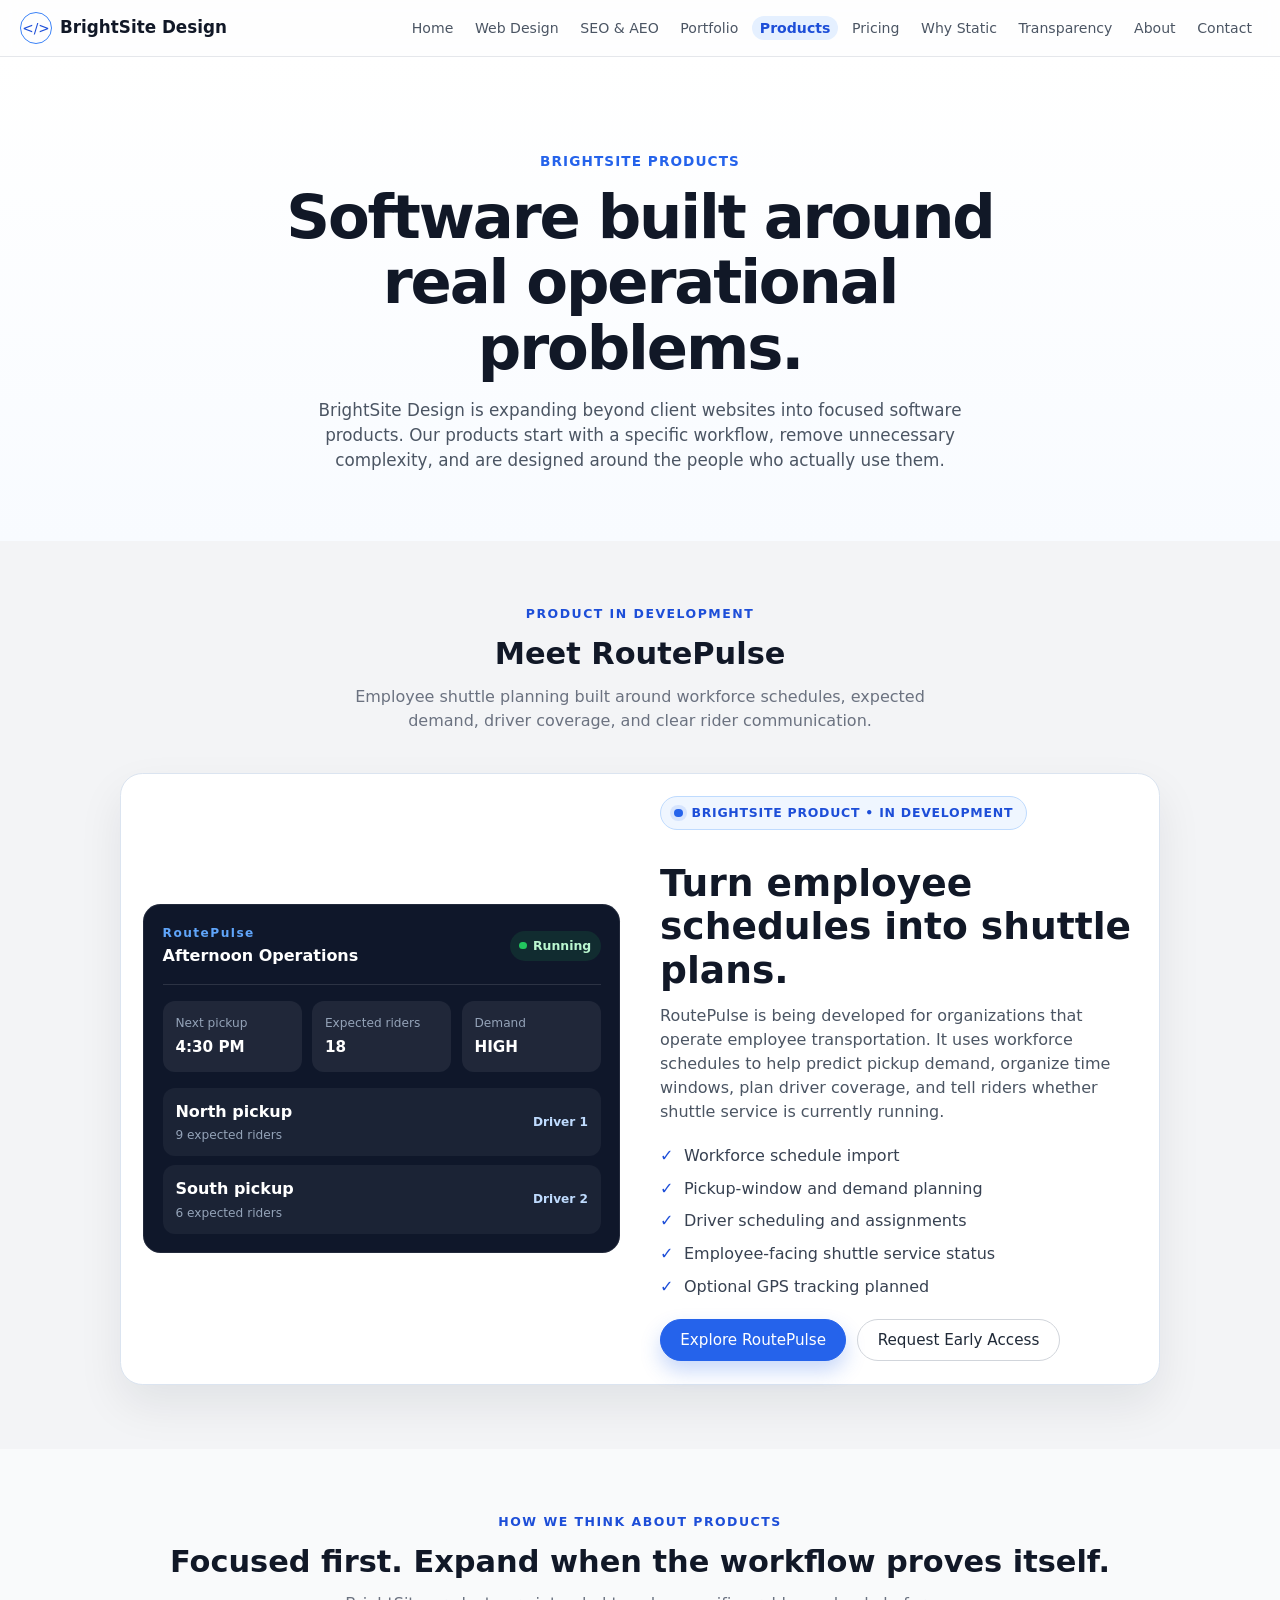
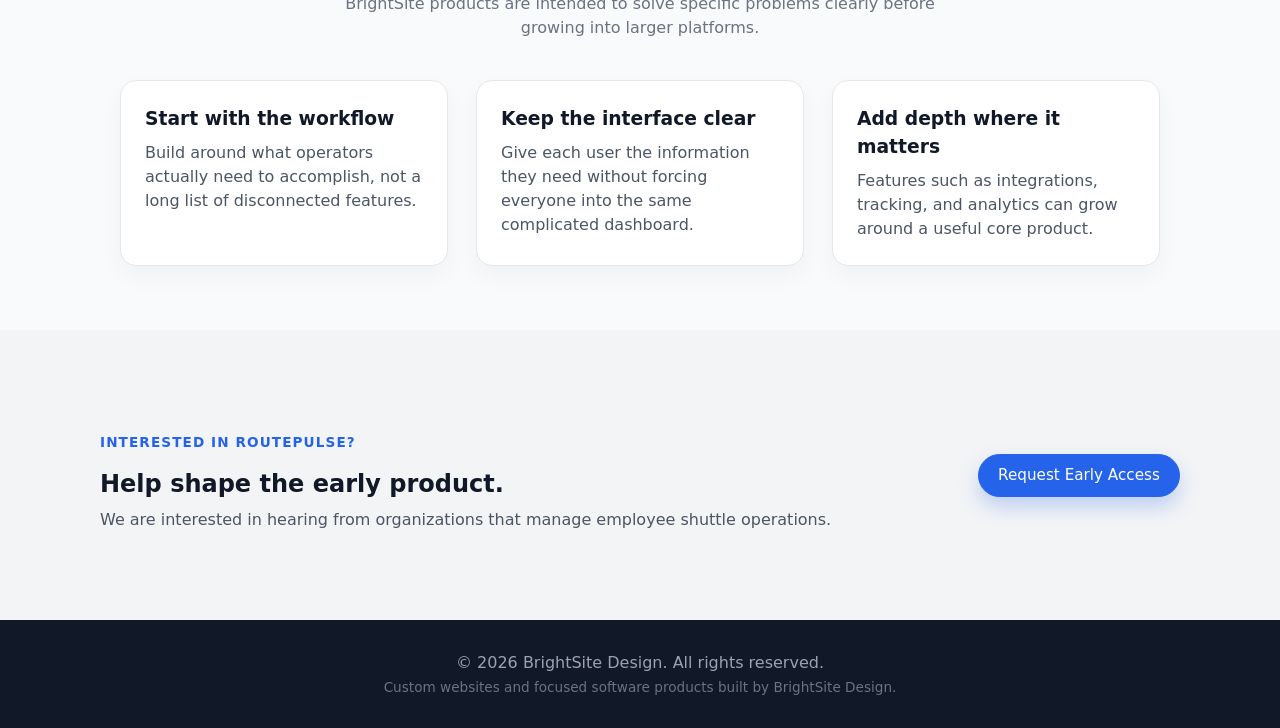
<file: products.html>
<!doctype html>
<html lang="en">
<head>
  <meta charset="utf-8">
  <meta name="viewport" content="width=device-width, initial-scale=1">

  <title>Products | Software by BrightSite Design</title>
  <meta
    name="description"
    content="Explore software products being developed by BrightSite Design, including RoutePulse, an employee shuttle planning platform built around workforce schedules."
  >
  <meta name="robots" content="index, follow">

  <link rel="canonical" href="https://brightsite.design/products">
  <link rel="icon" href="/webBiz.svg" type="image/svg+xml">

  <meta property="og:type" content="website">
  <meta property="og:site_name" content="BrightSite Design">
  <meta property="og:title" content="Products | Software by BrightSite Design">
  <meta
    property="og:description"
    content="BrightSite Design develops focused software products for real operational problems. Explore RoutePulse, our employee shuttle planning product in development."
  >
  <meta property="og:url" content="https://brightsite.design/products">
  <meta property="og:image" content="https://brightsite.design/images/brightsite-design-og.jpg">
  <meta property="og:image:width" content="1200">
  <meta property="og:image:height" content="630">
  <meta property="og:image:alt" content="BrightSite Design software products">

  <meta name="twitter:card" content="summary_large_image">
  <meta name="twitter:title" content="Products | Software by BrightSite Design">
  <meta name="twitter:description" content="Explore software products being developed by BrightSite Design, including RoutePulse.">
  <meta name="twitter:image" content="https://brightsite.design/images/brightsite-design-og.jpg">

  <script type="application/ld+json">
  {
    "@context": "https://schema.org",
    "@graph": [
      {
        "@type": "CollectionPage",
        "@id": "https://brightsite.design/products#webpage",
        "url": "https://brightsite.design/products",
        "name": "Products | Software by BrightSite Design",
        "description": "Software products developed by BrightSite Design.",
        "isPartOf": {"@id": "https://brightsite.design/#website"},
        "about": {"@id": "https://brightsite.design/routepulse#software"},
        "inLanguage": "en-US"
      },
      {
        "@type": "BreadcrumbList",
        "@id": "https://brightsite.design/products#breadcrumb",
        "itemListElement": [
          {
            "@type": "ListItem",
            "position": 1,
            "name": "Home",
            "item": "https://brightsite.design/"
          },
          {
            "@type": "ListItem",
            "position": 2,
            "name": "Products",
            "item": "https://brightsite.design/products"
          }
        ]
      }
    ]
  }
  </script>

  <link rel="stylesheet" href="css/styles.css">
</head>

<body class="products-page">
<header class="site-header">
  <div class="container header-inner">
    <a class="logo" href="/" aria-label="BrightSite Design homepage">
      <span class="logo-mark">&lt;/&gt;</span>
      <span class="logo-text">BrightSite Design</span>
    </a>

    <nav class="nav" aria-label="Main navigation">
      <button
        class="nav-toggle"
        type="button"
        aria-label="Toggle navigation"
        aria-expanded="false"
        aria-controls="primary-navigation"
      >
        ☰
      </button>

      <ul class="nav-links" id="primary-navigation">
        <li><a href="/">Home</a></li>
        <li><a href="/web-design-san-antonio">Web Design</a></li>
        <li><a href="/seo-aeo-keyword-research">SEO &amp; AEO</a></li>
        <li><a href="/#portfolio">Portfolio</a></li>
        <li><a href="/products" aria-current="page">Products</a></li>
        <li><a href="/pricing">Pricing</a></li>
        <li><a href="/wordpress-vs-static-websites">Why Static</a></li>
        <li><a href="/website-technology-transparency">Transparency</a></li>
        <li><a href="/about">About</a></li>
        <li><a href="/#contact">Contact</a></li>
      </ul>
    </nav>
  </div>
</header>

<main>
  <section class="products-hero">
    <div class="container products-hero-inner">
      <p class="about-label">BrightSite Products</p>
      <h1>Software built around real operational problems.</h1>
      <p>
        BrightSite Design is expanding beyond client websites into focused software
        products. Our products start with a specific workflow, remove unnecessary
        complexity, and are designed around the people who actually use them.
      </p>
    </div>
  </section>

  <section class="section section-muted">
    <div class="container">
      <p class="section-kicker">Product in Development</p>
      <h2 class="section-title">Meet RoutePulse</h2>
      <p class="section-subtitle">
        Employee shuttle planning built around workforce schedules, expected demand,
        driver coverage, and clear rider communication.
      </p>

      <article class="products-featured">
        <div class="products-preview" aria-label="Conceptual RoutePulse dashboard preview">
          <div class="products-preview-top">
            <div>
              <span class="products-preview-label">RoutePulse</span>
              <strong>Afternoon Operations</strong>
            </div>
            <span class="products-live"><span></span> Running</span>
          </div>

          <div class="products-preview-stats">
            <div>
              <span>Next pickup</span>
              <strong>4:30 PM</strong>
            </div>
            <div>
              <span>Expected riders</span>
              <strong>18</strong>
            </div>
            <div>
              <span>Demand</span>
              <strong>HIGH</strong>
            </div>
          </div>

          <div class="products-preview-row">
            <div><strong>North pickup</strong><span>9 expected riders</span></div>
            <span>Driver 1</span>
          </div>
          <div class="products-preview-row">
            <div><strong>South pickup</strong><span>6 expected riders</span></div>
            <span>Driver 2</span>
          </div>
        </div>

        <div class="products-featured-copy">
          <div class="sf-product-badge">
            <span class="sf-dot" aria-hidden="true"></span>
            BrightSite Product • In Development
          </div>
          <h3>Turn employee schedules into shuttle plans.</h3>
          <p>
            RoutePulse is being developed for organizations that operate employee
            transportation. It uses workforce schedules to help predict pickup demand,
            organize time windows, plan driver coverage, and tell riders whether shuttle
            service is currently running.
          </p>

          <ul class="project-feature-list">
            <li>Workforce schedule import</li>
            <li>Pickup-window and demand planning</li>
            <li>Driver scheduling and assignments</li>
            <li>Employee-facing shuttle service status</li>
            <li>Optional GPS tracking planned</li>
          </ul>

          <div class="products-actions">
            <a href="/routepulse" class="btn btn-primary">Explore RoutePulse</a>
            <a href="/routepulse#early-access" class="btn btn-outline">Request Early Access</a>
          </div>
        </div>
      </article>
    </div>
  </section>

  <section class="section">
    <div class="container">
      <p class="section-kicker">How We Think About Products</p>
      <h2 class="section-title">Focused first. Expand when the workflow proves itself.</h2>
      <p class="section-subtitle">
        BrightSite products are intended to solve specific problems clearly before
        growing into larger platforms.
      </p>

      <div class="grid products-values">
        <article class="card">
          <h3>Start with the workflow</h3>
          <p>Build around what operators actually need to accomplish, not a long list of disconnected features.</p>
        </article>
        <article class="card">
          <h3>Keep the interface clear</h3>
          <p>Give each user the information they need without forcing everyone into the same complicated dashboard.</p>
        </article>
        <article class="card">
          <h3>Add depth where it matters</h3>
          <p>Features such as integrations, tracking, and analytics can grow around a useful core product.</p>
        </article>
      </div>
    </div>
  </section>

  <section class="section section-muted products-cta-section">
    <div class="container products-cta">
      <div>
        <p class="about-label">Interested in RoutePulse?</p>
        <h2>Help shape the early product.</h2>
        <p>We are interested in hearing from organizations that manage employee shuttle operations.</p>
      </div>
      <a href="/routepulse#early-access" class="btn btn-primary">Request Early Access</a>
    </div>
  </section>
</main>

<footer class="site-footer">
  <div class="container footer-inner">
    <p>© <span id="year">2026</span> BrightSite Design. All rights reserved.</p>
    <p class="small">Custom websites and focused software products built by BrightSite Design.</p>
  </div>
</footer>

<script src="/js/script.js"></script>
</body>
</html>
</file>
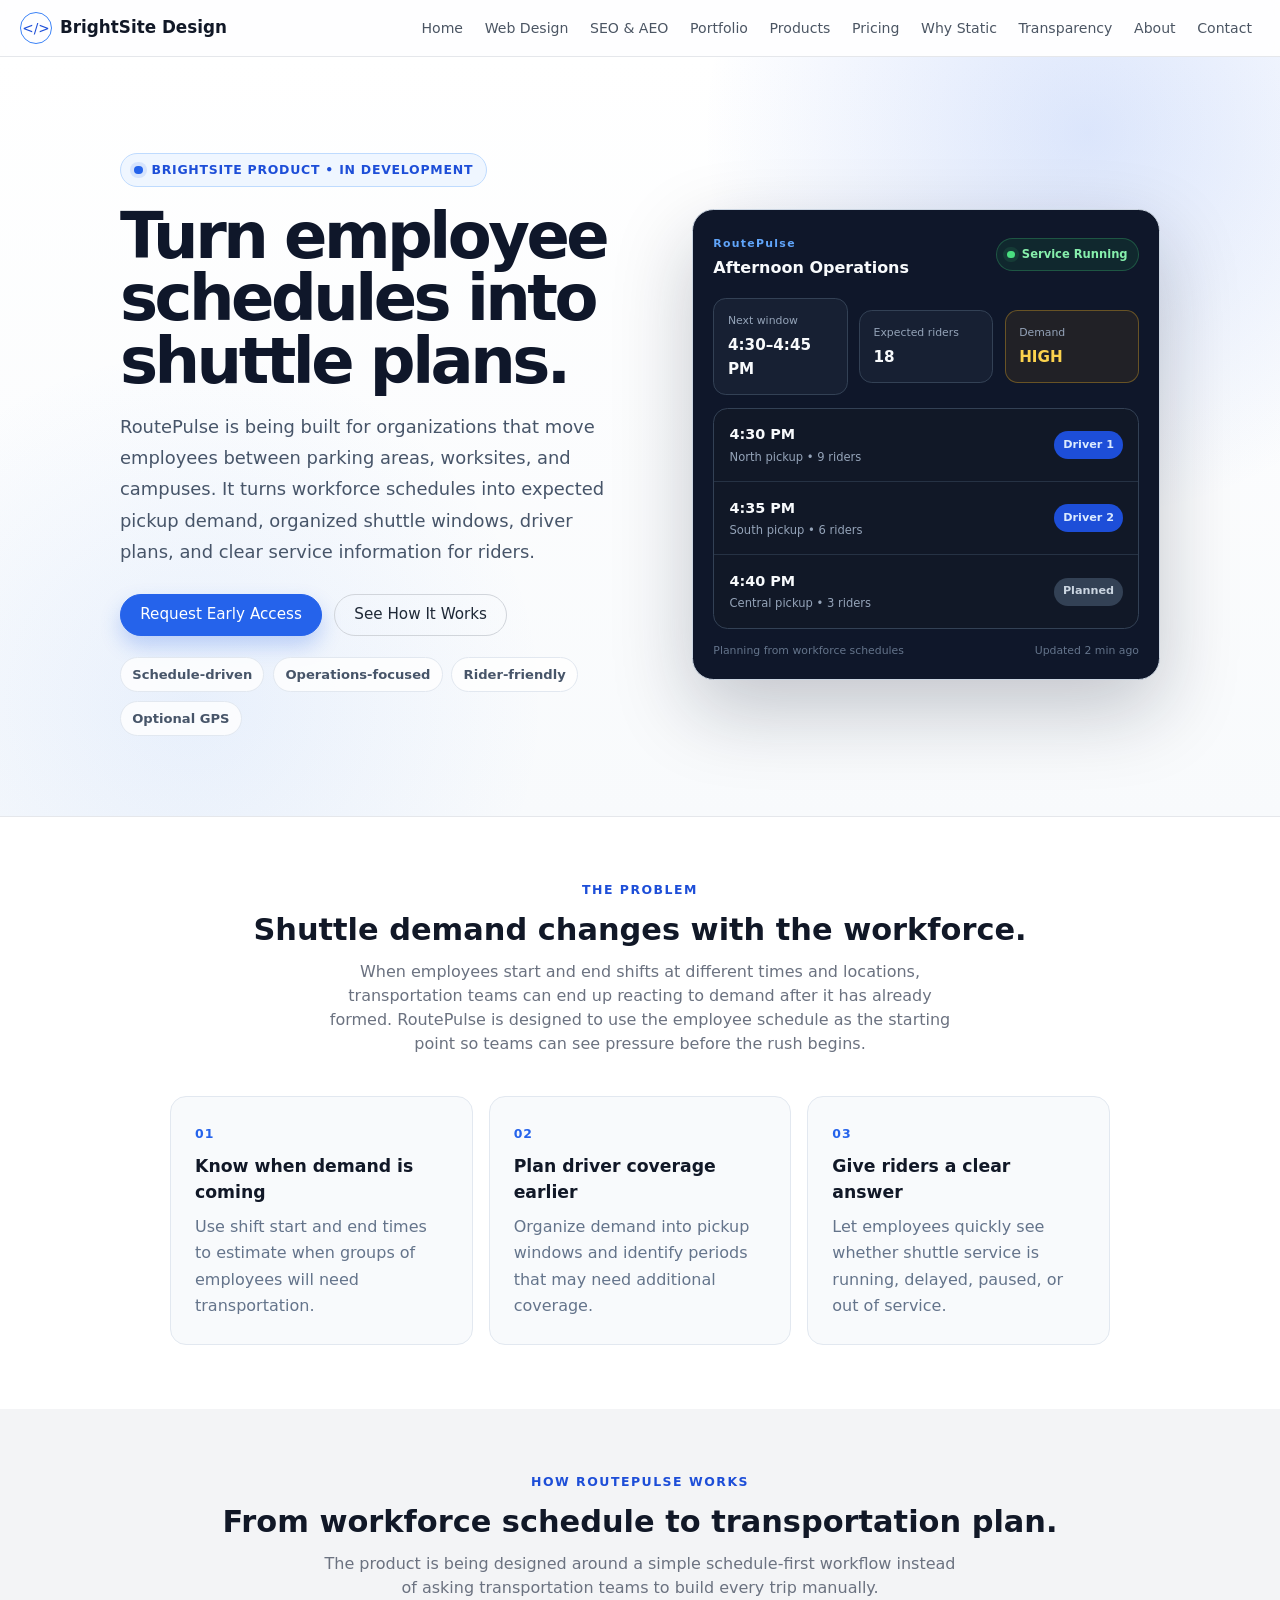
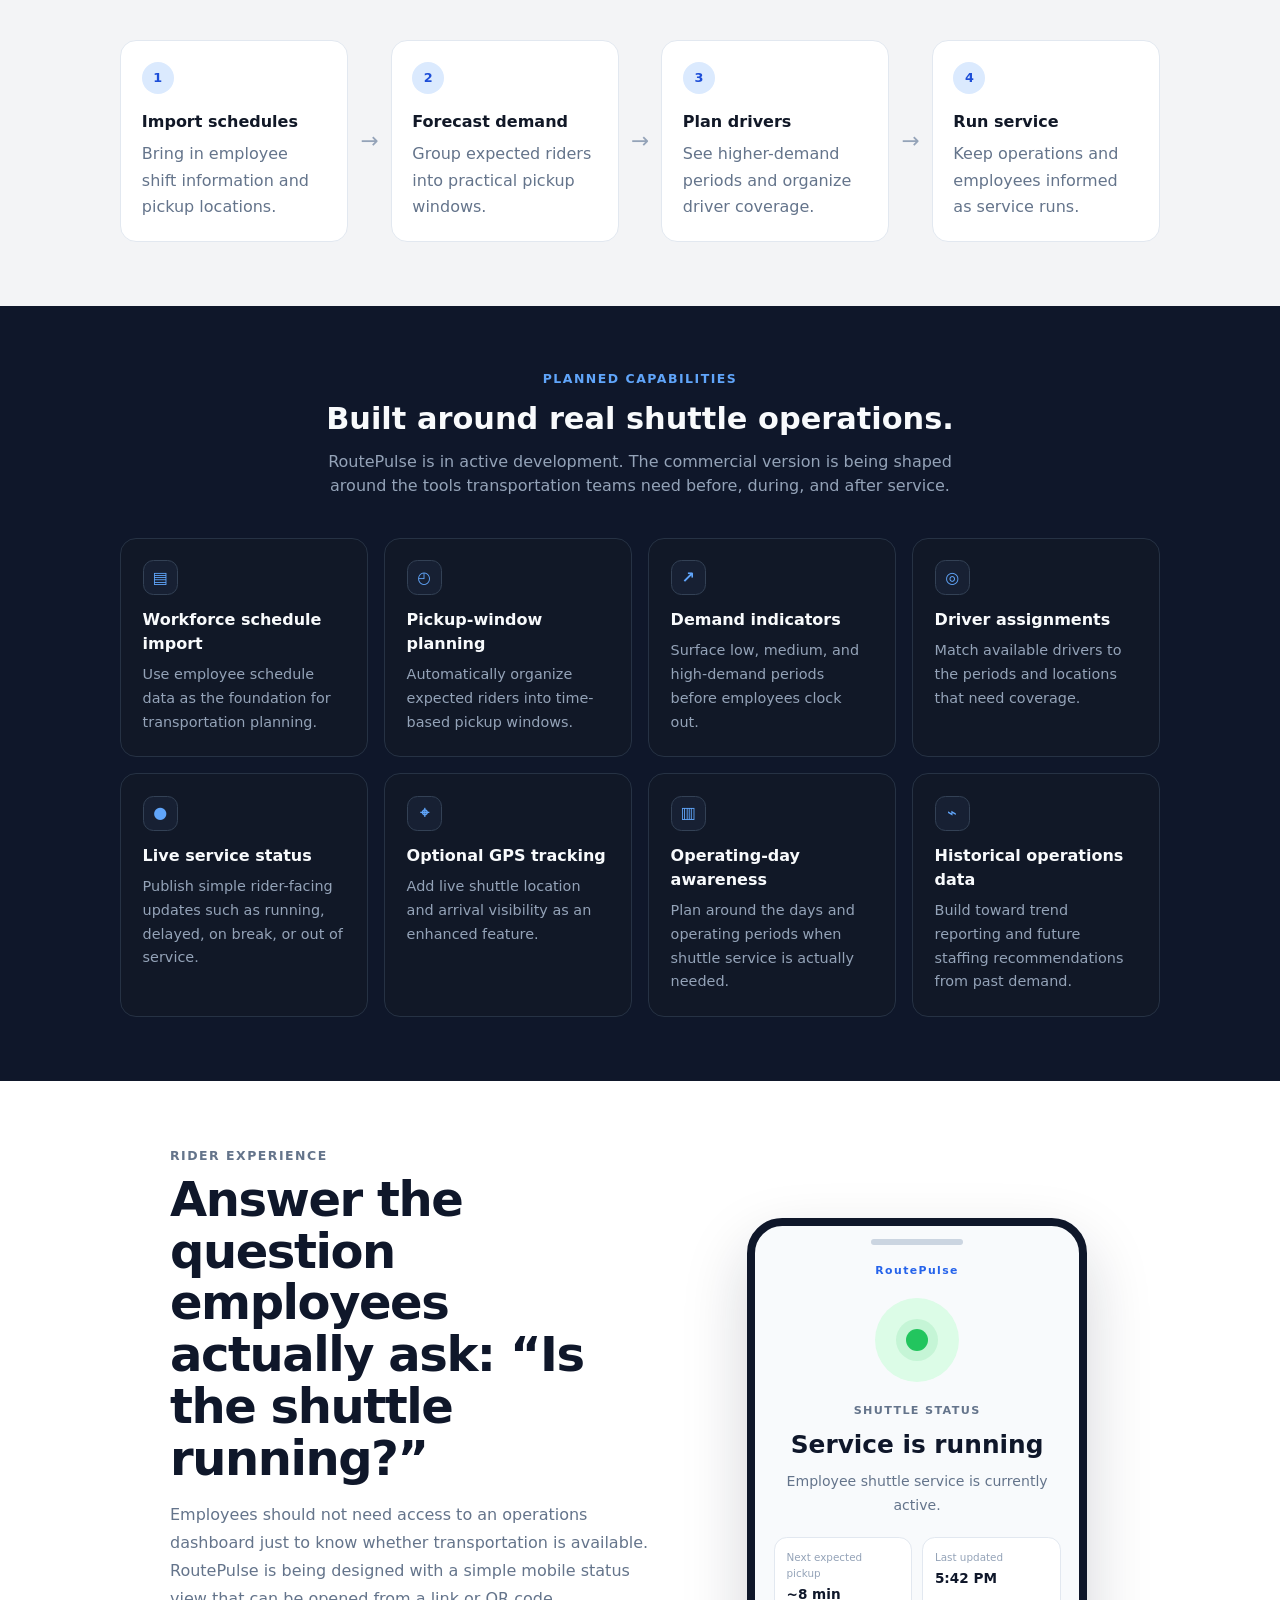
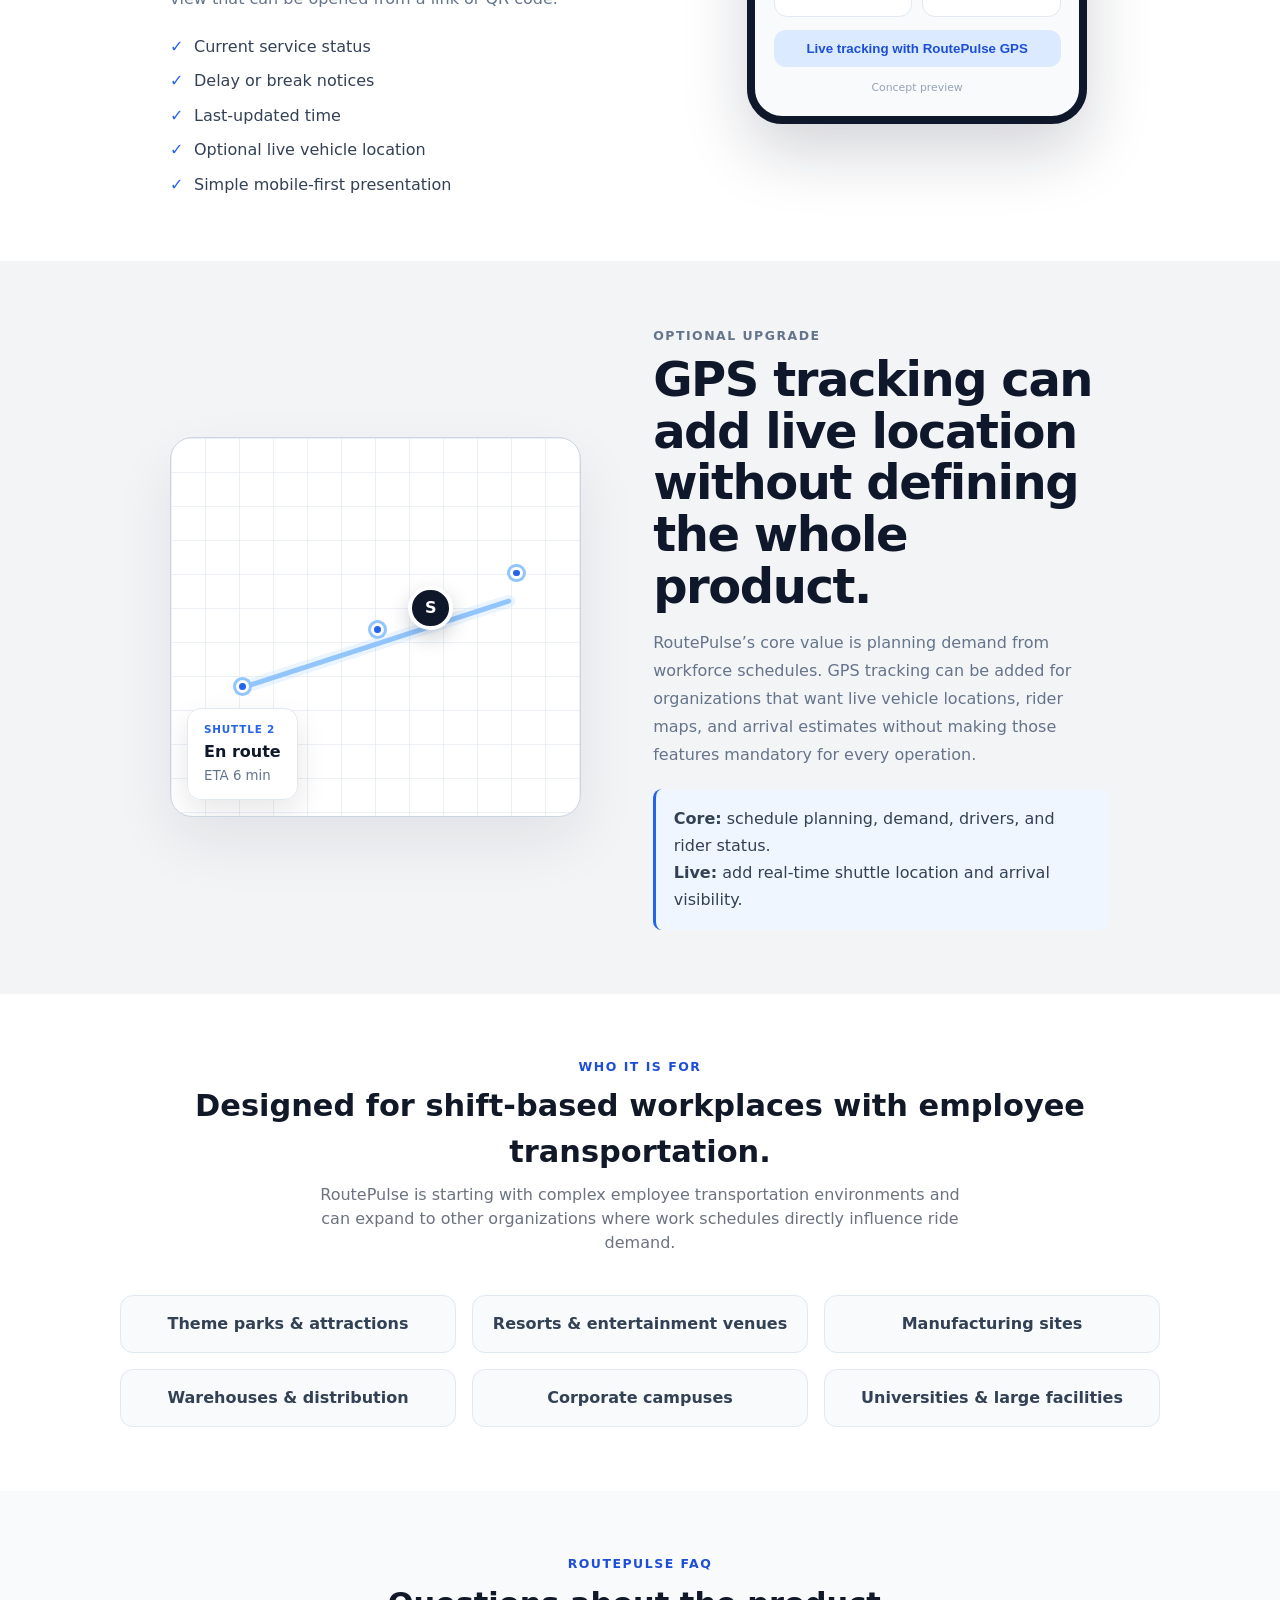
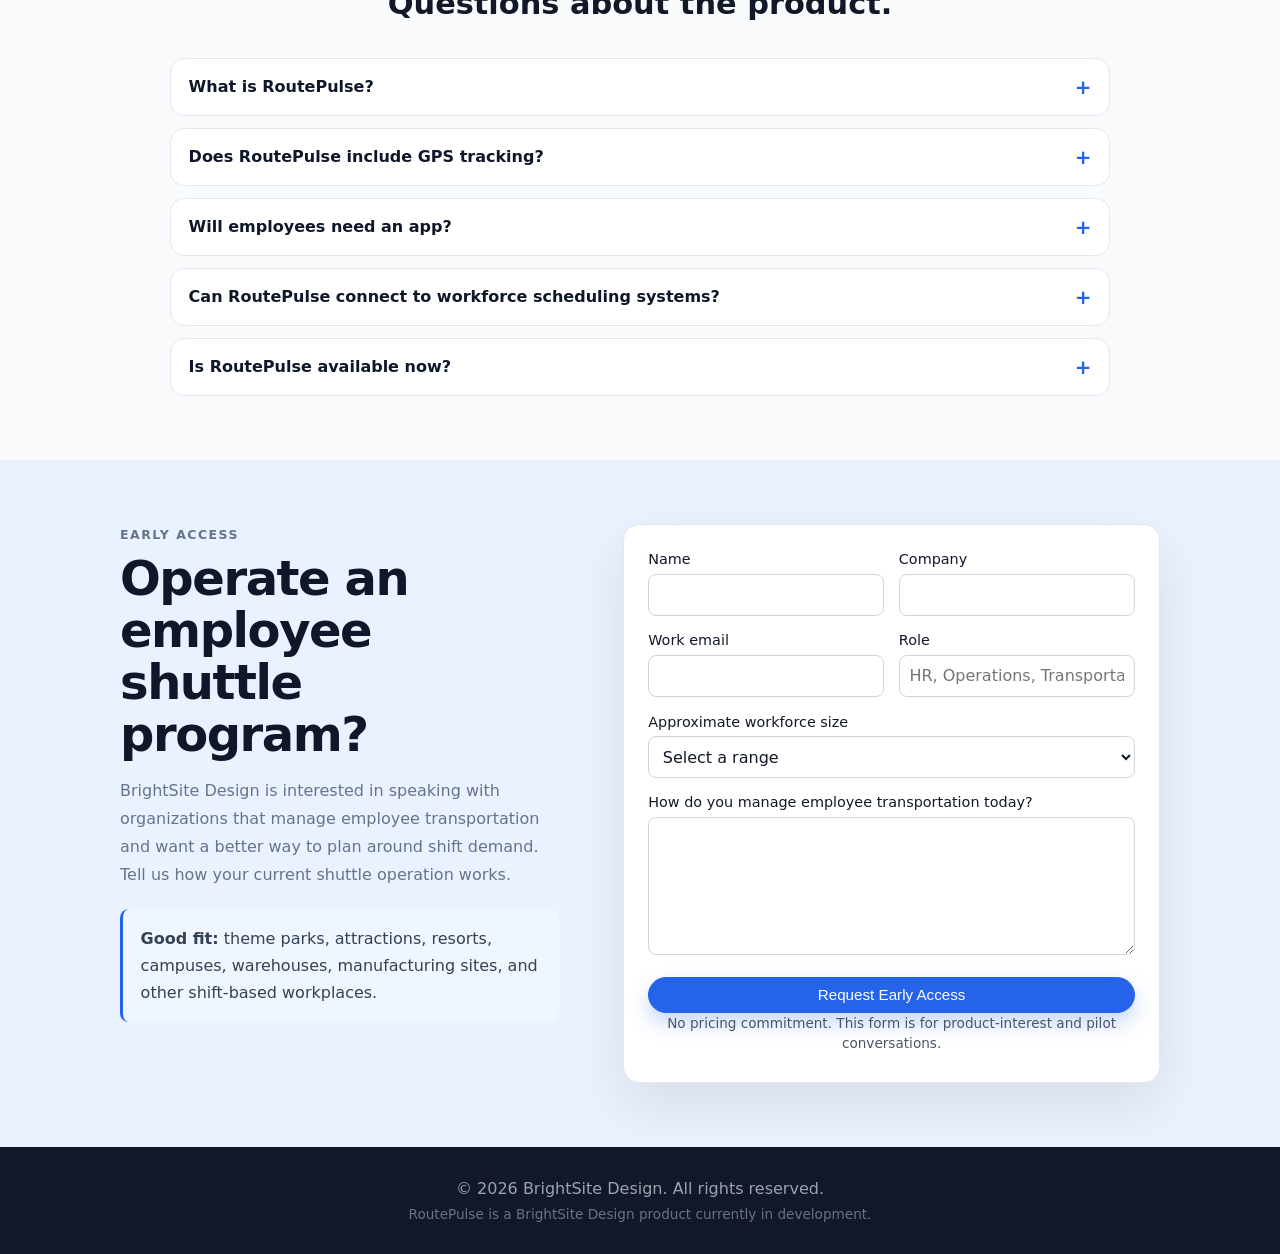
<file: routepulse.html>
<!doctype html>
<html lang="en">
<head>
  <meta charset="utf-8">
  <meta name="viewport" content="width=device-width, initial-scale=1">

  <title>RoutePulse | Employee Shuttle Planning Software by BrightSite Design</title>
  <meta
    name="description"
    content="RoutePulse is employee shuttle planning software in development by BrightSite Design. Turn workforce schedules into demand forecasts, pickup windows, driver assignments, live shuttle status, and optional GPS tracking."
  >
  <meta name="robots" content="index, follow">

  <link rel="canonical" href="https://brightsite.design/routepulse">
  <link rel="icon" href="/webBiz.svg" type="image/svg+xml">

  <meta property="og:type" content="website">
  <meta property="og:site_name" content="BrightSite Design">
  <meta property="og:title" content="RoutePulse | Turn Employee Schedules Into Shuttle Plans">
  <meta
    property="og:description"
    content="A BrightSite product in development for organizations that operate employee shuttles. Plan demand, pickup windows, drivers, rider status, and optional GPS tracking."
  >
  <meta property="og:url" content="https://brightsite.design/routepulse">
  <meta property="og:image" content="https://brightsite.design/images/brightsite-design-og.jpg">
  <meta property="og:image:width" content="1200">
  <meta property="og:image:height" content="630">
  <meta property="og:image:alt" content="BrightSite Design — RoutePulse employee shuttle planning software">

  <meta name="twitter:card" content="summary_large_image">
  <meta name="twitter:title" content="RoutePulse | Employee Shuttle Planning Software">
  <meta
    name="twitter:description"
    content="Turn workforce schedules into shuttle demand forecasts, pickup windows, driver plans, live service status, and optional GPS tracking."
  >
  <meta name="twitter:image" content="https://brightsite.design/images/brightsite-design-og.jpg">

  <script type="application/ld+json">
  {
    "@context": "https://schema.org",
    "@graph": [
      {
        "@type": "WebPage",
        "@id": "https://brightsite.design/routepulse#webpage",
        "url": "https://brightsite.design/routepulse",
        "name": "RoutePulse | Employee Shuttle Planning Software by BrightSite Design",
        "description": "RoutePulse is a BrightSite Design software product in development for planning employee shuttle operations around workforce schedules.",
        "isPartOf": {
          "@id": "https://brightsite.design/#website"
        },
        "breadcrumb": {
          "@id": "https://brightsite.design/routepulse#breadcrumb"
        },
        "inLanguage": "en-US"
      },
      {
        "@type": "SoftwareApplication",
        "@id": "https://brightsite.design/routepulse#software",
        "name": "RoutePulse",
        "applicationCategory": "BusinessApplication",
        "operatingSystem": "Web",
        "url": "https://brightsite.design/routepulse",
        "description": "Employee shuttle planning software designed to turn workforce schedules into demand forecasts, pickup windows, driver assignments, and rider-facing shuttle status.",
        "creator": {
          "@id": "https://brightsite.design/#organization"
        }
      },
      {
        "@type": "BreadcrumbList",
        "@id": "https://brightsite.design/routepulse#breadcrumb",
        "itemListElement": [
          {
            "@type": "ListItem",
            "position": 1,
            "name": "Home",
            "item": "https://brightsite.design/"
          },
          {
            "@type": "ListItem",
            "position": 2,
            "name": "Products",
            "item": "https://brightsite.design/products"
          },
          {
            "@type": "ListItem",
            "position": 3,
            "name": "RoutePulse",
            "item": "https://brightsite.design/routepulse"
          }
        ]
      },
      {
        "@type": "FAQPage",
        "@id": "https://brightsite.design/routepulse#faq",
        "mainEntity": [
          {
            "@type": "Question",
            "name": "What is RoutePulse?",
            "acceptedAnswer": {
              "@type": "Answer",
              "text": "RoutePulse is employee shuttle planning software in development by BrightSite Design. It is designed to turn workforce schedules into transportation demand forecasts, pickup windows, driver assignments, and rider-facing shuttle status."
            }
          },
          {
            "@type": "Question",
            "name": "Does RoutePulse include GPS tracking?",
            "acceptedAnswer": {
              "@type": "Answer",
              "text": "GPS tracking is planned as an optional feature. The core product is being designed to work without GPS by providing operations teams and riders with shuttle service status and planning information."
            }
          },
          {
            "@type": "Question",
            "name": "Who is RoutePulse for?",
            "acceptedAnswer": {
              "@type": "Answer",
              "text": "RoutePulse is being designed for organizations with shift-based workforces and employee transportation needs, including theme parks, attractions, resorts, campuses, warehouses, manufacturing sites, and other large workplaces."
            }
          },
          {
            "@type": "Question",
            "name": "Is RoutePulse available now?",
            "acceptedAnswer": {
              "@type": "Answer",
              "text": "RoutePulse is currently in development. Organizations interested in early access or a pilot can contact BrightSite Design through the early-access form on this page."
            }
          }
        ]
      }
    ]
  }
  </script>

  <link rel="stylesheet" href="css/styles.css">
</head>

<body class="routepulse-page">
<header class="site-header">
  <div class="container header-inner">
    <a class="logo" href="/" aria-label="BrightSite Design homepage">
      <span class="logo-mark">&lt;/&gt;</span>
      <span class="logo-text">BrightSite Design</span>
    </a>

    <nav class="nav" aria-label="Main navigation">
      <button
        class="nav-toggle"
        type="button"
        aria-label="Toggle navigation"
        aria-expanded="false"
        aria-controls="primary-navigation"
      >
        ☰
      </button>

      <ul class="nav-links" id="primary-navigation">
        <li><a href="/">Home</a></li>
        <li><a href="/web-design-san-antonio">Web Design</a></li>
        <li><a href="/seo-aeo-keyword-research">SEO &amp; AEO</a></li>
        <li><a href="/#portfolio">Portfolio</a></li>
        <li><a href="/products">Products</a></li>
        <li><a href="/pricing">Pricing</a></li>
        <li><a href="/wordpress-vs-static-websites">Why Static</a></li>
        <li><a href="/website-technology-transparency">Transparency</a></li>
        <li><a href="/about">About</a></li>
        <li><a href="/#contact">Contact</a></li>
      </ul>
    </nav>
  </div>
</header>

<main>
  <section class="sf-hero">
    <div class="container sf-hero-grid">
      <div class="sf-hero-copy">
        <div class="sf-product-badge">
          <span class="sf-dot" aria-hidden="true"></span>
          BrightSite Product • In Development
        </div>

        <h1>Turn employee schedules into shuttle plans.</h1>
        <p class="sf-hero-lead">
          RoutePulse is being built for organizations that move employees between
          parking areas, worksites, and campuses. It turns workforce schedules into
          expected pickup demand, organized shuttle windows, driver plans, and clear
          service information for riders.
        </p>

        <div class="hero-actions">
          <a href="#early-access" class="btn btn-primary">Request Early Access</a>
          <a href="#how-it-works" class="btn btn-outline">See How It Works</a>
        </div>

        <div class="sf-proof-row" aria-label="RoutePulse highlights">
          <span>Schedule-driven</span>
          <span>Operations-focused</span>
          <span>Rider-friendly</span>
          <span>Optional GPS</span>
        </div>
      </div>

      <div class="sf-dashboard" aria-label="Conceptual RoutePulse operations dashboard preview">
        <div class="sf-dashboard-topbar">
          <div>
            <span class="sf-mini-label">RoutePulse</span>
            <strong>Afternoon Operations</strong>
          </div>
          <span class="sf-live-pill"><span></span> Service Running</span>
        </div>

        <div class="sf-summary-grid">
          <div class="sf-stat-card">
            <span>Next window</span>
            <strong>4:30–4:45 PM</strong>
          </div>
          <div class="sf-stat-card">
            <span>Expected riders</span>
            <strong>18</strong>
          </div>
          <div class="sf-stat-card sf-stat-alert">
            <span>Demand</span>
            <strong>HIGH</strong>
          </div>
        </div>

        <div class="sf-window-list">
          <div class="sf-window-row">
            <div>
              <strong>4:30 PM</strong>
              <span>North pickup • 9 riders</span>
            </div>
            <span class="sf-assignment">Driver 1</span>
          </div>
          <div class="sf-window-row">
            <div>
              <strong>4:35 PM</strong>
              <span>South pickup • 6 riders</span>
            </div>
            <span class="sf-assignment">Driver 2</span>
          </div>
          <div class="sf-window-row">
            <div>
              <strong>4:40 PM</strong>
              <span>Central pickup • 3 riders</span>
            </div>
            <span class="sf-assignment sf-assignment-muted">Planned</span>
          </div>
        </div>

        <div class="sf-dashboard-footer">
          <span>Planning from workforce schedules</span>
          <span>Updated 2 min ago</span>
        </div>
      </div>
    </div>
  </section>

  <section class="section sf-problem-section">
    <div class="container sf-narrow">
      <p class="section-kicker">The Problem</p>
      <h2 class="section-title">Shuttle demand changes with the workforce.</h2>
      <p class="section-subtitle">
        When employees start and end shifts at different times and locations,
        transportation teams can end up reacting to demand after it has already
        formed. RoutePulse is designed to use the employee schedule as the starting
        point so teams can see pressure before the rush begins.
      </p>

      <div class="sf-problem-grid">
        <article class="sf-problem-card">
          <span class="sf-card-number">01</span>
          <h3>Know when demand is coming</h3>
          <p>Use shift start and end times to estimate when groups of employees will need transportation.</p>
        </article>
        <article class="sf-problem-card">
          <span class="sf-card-number">02</span>
          <h3>Plan driver coverage earlier</h3>
          <p>Organize demand into pickup windows and identify periods that may need additional coverage.</p>
        </article>
        <article class="sf-problem-card">
          <span class="sf-card-number">03</span>
          <h3>Give riders a clear answer</h3>
          <p>Let employees quickly see whether shuttle service is running, delayed, paused, or out of service.</p>
        </article>
      </div>
    </div>
  </section>

  <section id="how-it-works" class="section section-muted">
    <div class="container">
      <p class="section-kicker">How RoutePulse Works</p>
      <h2 class="section-title">From workforce schedule to transportation plan.</h2>
      <p class="section-subtitle">
        The product is being designed around a simple schedule-first workflow instead
        of asking transportation teams to build every trip manually.
      </p>

      <div class="sf-flow" aria-label="RoutePulse workflow">
        <article class="sf-flow-step">
          <span>1</span>
          <h3>Import schedules</h3>
          <p>Bring in employee shift information and pickup locations.</p>
        </article>
        <div class="sf-flow-arrow" aria-hidden="true">→</div>
        <article class="sf-flow-step">
          <span>2</span>
          <h3>Forecast demand</h3>
          <p>Group expected riders into practical pickup windows.</p>
        </article>
        <div class="sf-flow-arrow" aria-hidden="true">→</div>
        <article class="sf-flow-step">
          <span>3</span>
          <h3>Plan drivers</h3>
          <p>See higher-demand periods and organize driver coverage.</p>
        </article>
        <div class="sf-flow-arrow" aria-hidden="true">→</div>
        <article class="sf-flow-step">
          <span>4</span>
          <h3>Run service</h3>
          <p>Keep operations and employees informed as service runs.</p>
        </article>
      </div>
    </div>
  </section>

  <section class="section sf-feature-section">
    <div class="container">
      <p class="section-kicker">Planned Capabilities</p>
      <h2 class="section-title">Built around real shuttle operations.</h2>
      <p class="section-subtitle">
        RoutePulse is in active development. The commercial version is being shaped
        around the tools transportation teams need before, during, and after service.
      </p>

      <div class="sf-feature-grid">
        <article class="sf-feature-card">
          <div class="sf-feature-icon">▤</div>
          <h3>Workforce schedule import</h3>
          <p>Use employee schedule data as the foundation for transportation planning.</p>
        </article>
        <article class="sf-feature-card">
          <div class="sf-feature-icon">◴</div>
          <h3>Pickup-window planning</h3>
          <p>Automatically organize expected riders into time-based pickup windows.</p>
        </article>
        <article class="sf-feature-card">
          <div class="sf-feature-icon">↗</div>
          <h3>Demand indicators</h3>
          <p>Surface low, medium, and high-demand periods before employees clock out.</p>
        </article>
        <article class="sf-feature-card">
          <div class="sf-feature-icon">◎</div>
          <h3>Driver assignments</h3>
          <p>Match available drivers to the periods and locations that need coverage.</p>
        </article>
        <article class="sf-feature-card">
          <div class="sf-feature-icon">●</div>
          <h3>Live service status</h3>
          <p>Publish simple rider-facing updates such as running, delayed, on break, or out of service.</p>
        </article>
        <article class="sf-feature-card">
          <div class="sf-feature-icon">⌖</div>
          <h3>Optional GPS tracking</h3>
          <p>Add live shuttle location and arrival visibility as an enhanced feature.</p>
        </article>
        <article class="sf-feature-card">
          <div class="sf-feature-icon">▥</div>
          <h3>Operating-day awareness</h3>
          <p>Plan around the days and operating periods when shuttle service is actually needed.</p>
        </article>
        <article class="sf-feature-card">
          <div class="sf-feature-icon">⌁</div>
          <h3>Historical operations data</h3>
          <p>Build toward trend reporting and future staffing recommendations from past demand.</p>
        </article>
      </div>
    </div>
  </section>

  <section class="section sf-rider-section">
    <div class="container sf-split">
      <div>
        <p class="section-kicker sf-left-kicker">Rider Experience</p>
        <h2>Answer the question employees actually ask: “Is the shuttle running?”</h2>
        <p>
          Employees should not need access to an operations dashboard just to know
          whether transportation is available. RoutePulse is being designed with a
          simple mobile status view that can be opened from a link or QR code.
        </p>
        <ul class="sf-check-list">
          <li>Current service status</li>
          <li>Delay or break notices</li>
          <li>Last-updated time</li>
          <li>Optional live vehicle location</li>
          <li>Simple mobile-first presentation</li>
        </ul>
      </div>

      <div class="sf-phone" aria-label="Conceptual RoutePulse rider status screen">
        <div class="sf-phone-notch"></div>
        <div class="sf-phone-brand">RoutePulse</div>
        <div class="sf-rider-status-icon"><span></span></div>
        <p class="sf-rider-label">SHUTTLE STATUS</p>
        <h3>Service is running</h3>
        <p class="sf-rider-copy">Employee shuttle service is currently active.</p>
        <div class="sf-rider-info">
          <div><span>Next expected pickup</span><strong>~8 min</strong></div>
          <div><span>Last updated</span><strong>5:42 PM</strong></div>
        </div>
        <button class="sf-track-button" type="button" disabled>Live tracking with RoutePulse GPS</button>
        <p class="sf-concept-note">Concept preview</p>
      </div>
    </div>
  </section>

  <section class="section section-muted sf-tracking-section">
    <div class="container sf-split sf-split-reverse">
      <div class="sf-map-concept" aria-hidden="true">
        <div class="sf-map-route"></div>
        <div class="sf-map-stop sf-stop-one"></div>
        <div class="sf-map-stop sf-stop-two"></div>
        <div class="sf-map-stop sf-stop-three"></div>
        <div class="sf-bus-dot">S</div>
        <div class="sf-map-card">
          <span>SHUTTLE 2</span>
          <strong>En route</strong>
          <small>ETA 6 min</small>
        </div>
      </div>

      <div>
        <p class="section-kicker sf-left-kicker">Optional Upgrade</p>
        <h2>GPS tracking can add live location without defining the whole product.</h2>
        <p>
          RoutePulse’s core value is planning demand from workforce schedules. GPS
          tracking can be added for organizations that want live vehicle locations,
          rider maps, and arrival estimates without making those features mandatory
          for every operation.
        </p>
        <div class="sf-tier-note">
          <strong>Core:</strong> schedule planning, demand, drivers, and rider status.<br>
          <strong>Live:</strong> add real-time shuttle location and arrival visibility.
        </div>
      </div>
    </div>
  </section>

  <section class="section sf-audience-section">
    <div class="container">
      <p class="section-kicker">Who It Is For</p>
      <h2 class="section-title">Designed for shift-based workplaces with employee transportation.</h2>
      <p class="section-subtitle">
        RoutePulse is starting with complex employee transportation environments and
        can expand to other organizations where work schedules directly influence ride demand.
      </p>

      <div class="sf-audience-grid">
        <span>Theme parks &amp; attractions</span>
        <span>Resorts &amp; entertainment venues</span>
        <span>Manufacturing sites</span>
        <span>Warehouses &amp; distribution</span>
        <span>Corporate campuses</span>
        <span>Universities &amp; large facilities</span>
      </div>
    </div>
  </section>

  <section class="section sf-faq-section">
    <div class="container sf-narrow">
      <p class="section-kicker">RoutePulse FAQ</p>
      <h2 class="section-title">Questions about the product.</h2>

      <div class="sf-faq-list">
        <details>
          <summary>What is RoutePulse?</summary>
          <p>RoutePulse is employee shuttle planning software in development by BrightSite Design. It is being built to turn workforce schedules into demand forecasts, pickup windows, driver plans, and rider-facing service information.</p>
        </details>
        <details>
          <summary>Does RoutePulse include GPS tracking?</summary>
          <p>GPS tracking is planned as an optional feature. The core product is designed around schedule-driven planning and service status, while a live tier can add vehicle location and arrival visibility.</p>
        </details>
        <details>
          <summary>Will employees need an app?</summary>
          <p>The planned rider experience is web-based and mobile-friendly so organizations can share a simple link or QR code. A dedicated mobile app is not required for the core concept.</p>
        </details>
        <details>
          <summary>Can RoutePulse connect to workforce scheduling systems?</summary>
          <p>Workforce-system integrations are part of the longer-term product direction. Early versions can use imported schedule data while integrations are developed for larger deployments.</p>
        </details>
        <details>
          <summary>Is RoutePulse available now?</summary>
          <p>RoutePulse is currently in development. Organizations interested in testing the product can request early access below.</p>
        </details>
      </div>
    </div>
  </section>

  <section id="early-access" class="section sf-early-access">
    <div class="container sf-early-grid">
      <div>
        <p class="section-kicker sf-left-kicker">Early Access</p>
        <h2>Operate an employee shuttle program?</h2>
        <p>
          BrightSite Design is interested in speaking with organizations that manage
          employee transportation and want a better way to plan around shift demand.
          Tell us how your current shuttle operation works.
        </p>
        <div class="sf-early-note">
          <strong>Good fit:</strong> theme parks, attractions, resorts, campuses,
          warehouses, manufacturing sites, and other shift-based workplaces.
        </div>
      </div>

      <form
        name="routepulse-early-access"
        method="POST"
        data-netlify="true"
        data-netlify-honeypot="bot-field"
        class="contact-form card sf-early-form"
      >
        <input type="hidden" name="form-name" value="routepulse-early-access">
        <p hidden>
          <label>Don’t fill this out: <input name="bot-field"></label>
        </p>

        <div class="sf-form-row">
          <div class="form-group">
            <label for="sf-name">Name</label>
            <input id="sf-name" name="name" type="text" autocomplete="name" required>
          </div>
          <div class="form-group">
            <label for="sf-company">Company</label>
            <input id="sf-company" name="company" type="text" autocomplete="organization" required>
          </div>
        </div>

        <div class="sf-form-row">
          <div class="form-group">
            <label for="sf-email">Work email</label>
            <input id="sf-email" name="email" type="email" autocomplete="email" required>
          </div>
          <div class="form-group">
            <label for="sf-role">Role</label>
            <input id="sf-role" name="role" type="text" autocomplete="organization-title" placeholder="HR, Operations, Transportation…">
          </div>
        </div>

        <div class="form-group">
          <label for="sf-employees">Approximate workforce size</label>
          <select id="sf-employees" name="workforce_size">
            <option value="">Select a range</option>
            <option>Under 250</option>
            <option>250–999</option>
            <option>1,000–4,999</option>
            <option>5,000+</option>
          </select>
        </div>

        <div class="form-group">
          <label for="sf-current-process">How do you manage employee transportation today?</label>
          <textarea id="sf-current-process" name="current_process" rows="5" required></textarea>
        </div>

        <button type="submit" class="btn btn-primary btn-full">Request Early Access</button>
        <p class="small sf-form-disclaimer">No pricing commitment. This form is for product-interest and pilot conversations.</p>
      </form>
    </div>
  </section>
</main>

<footer class="site-footer">
  <div class="container footer-inner">
    <p>© <span id="year">2026</span> BrightSite Design. All rights reserved.</p>
    <p class="small">RoutePulse is a BrightSite Design product currently in development.</p>
  </div>
</footer>

<script src="/js/script.js"></script>
</body>
</html>
</file>
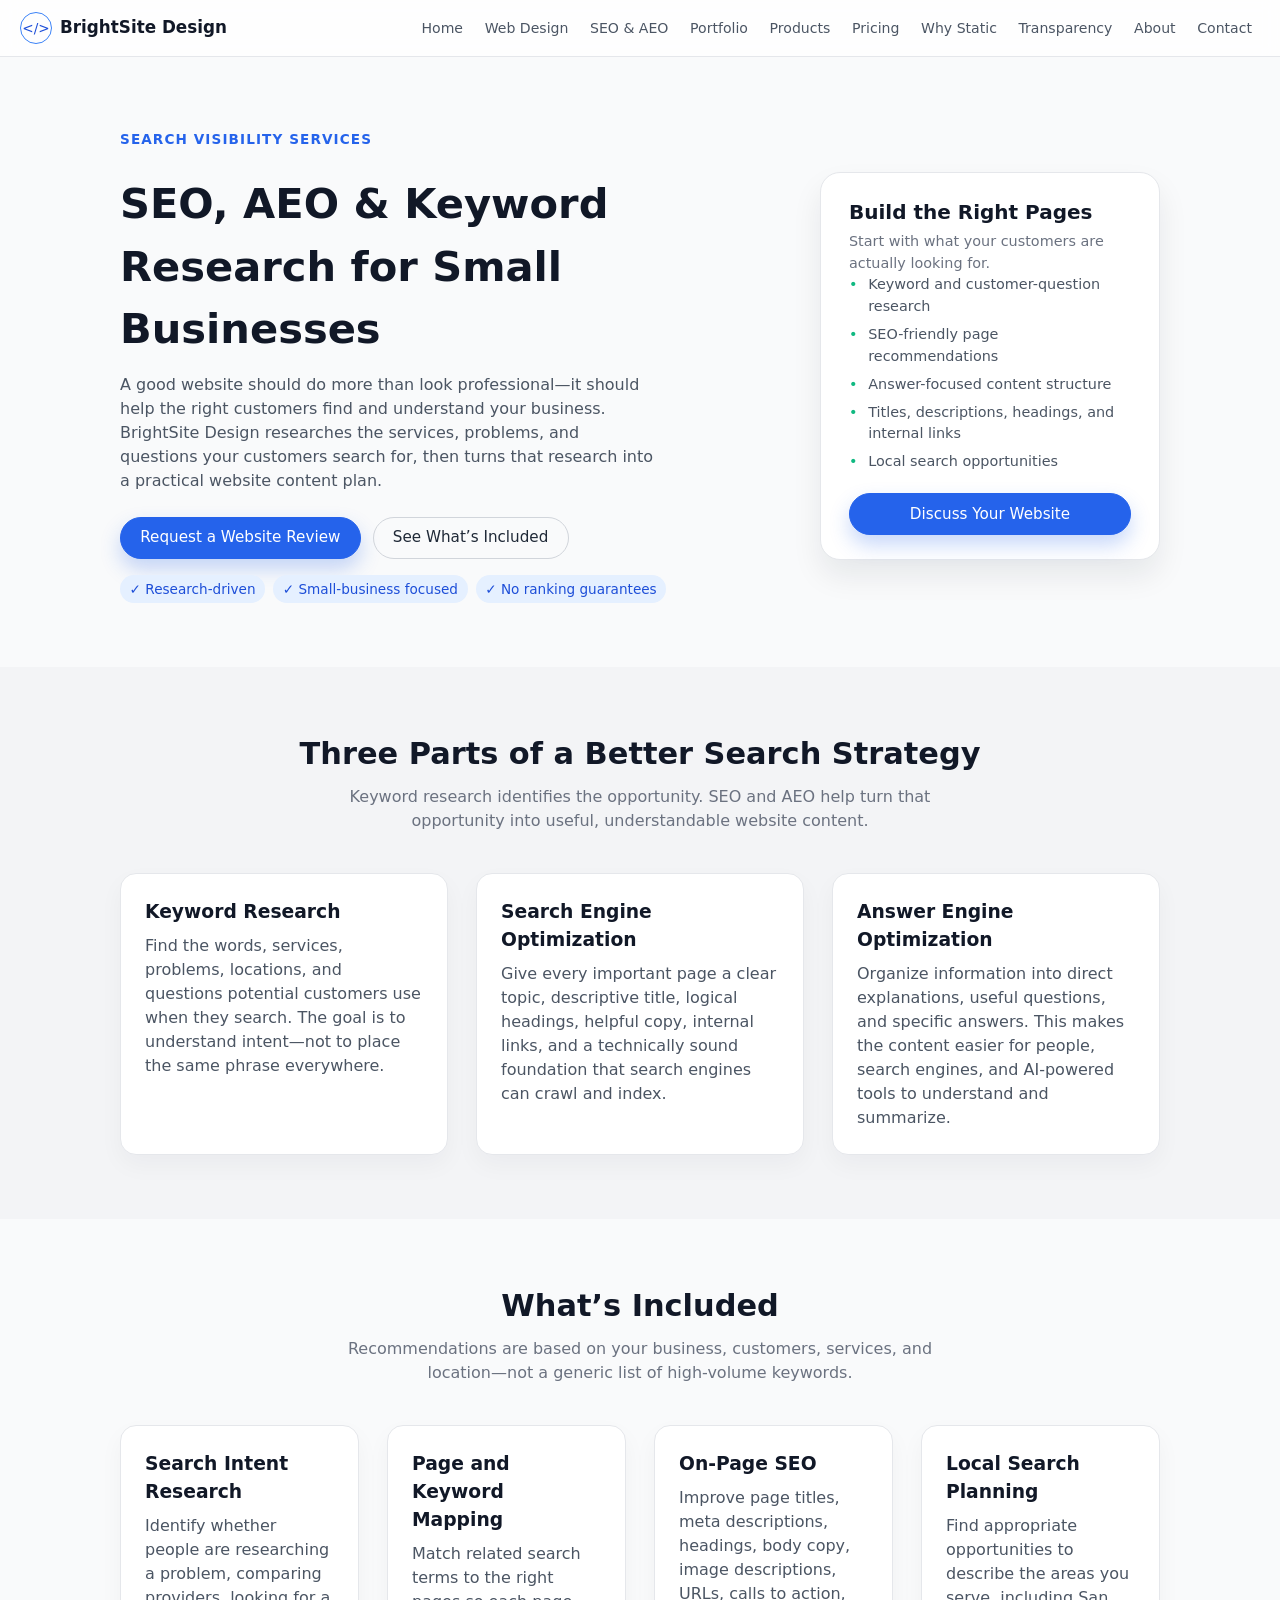
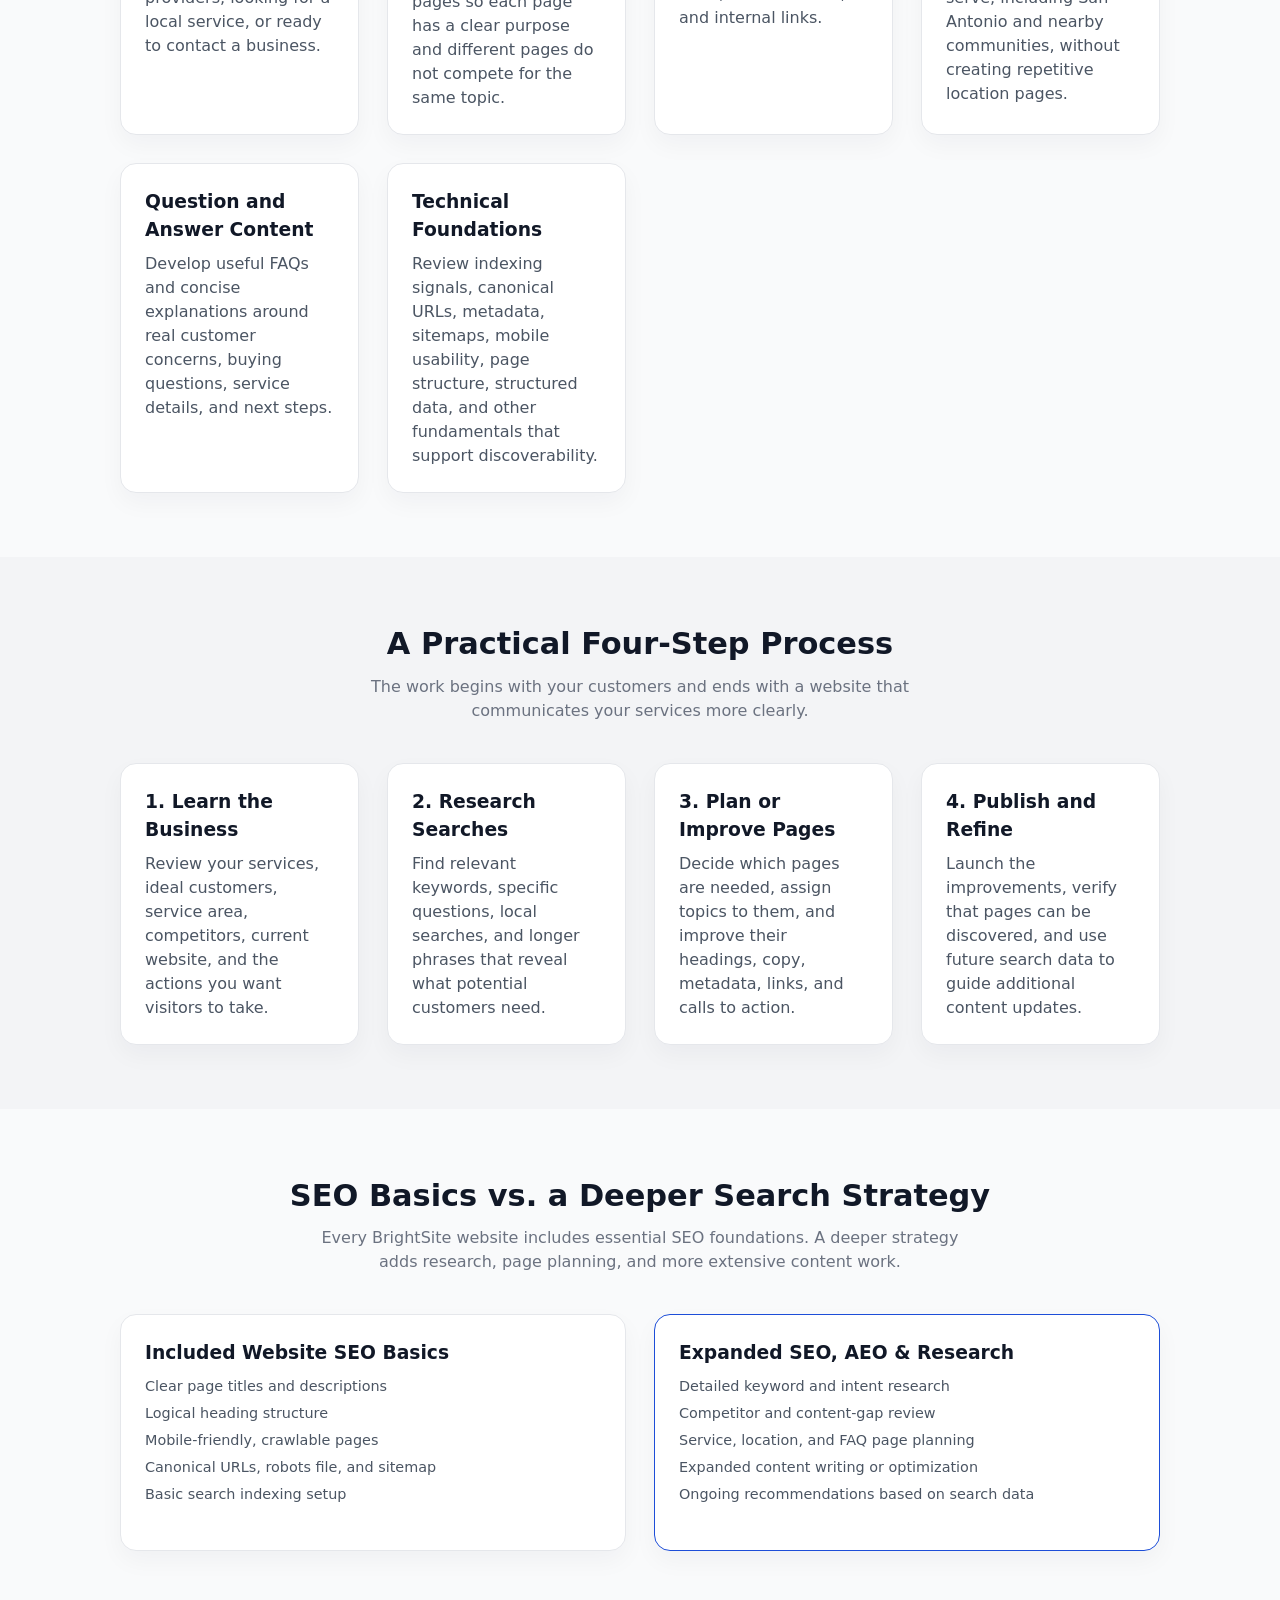
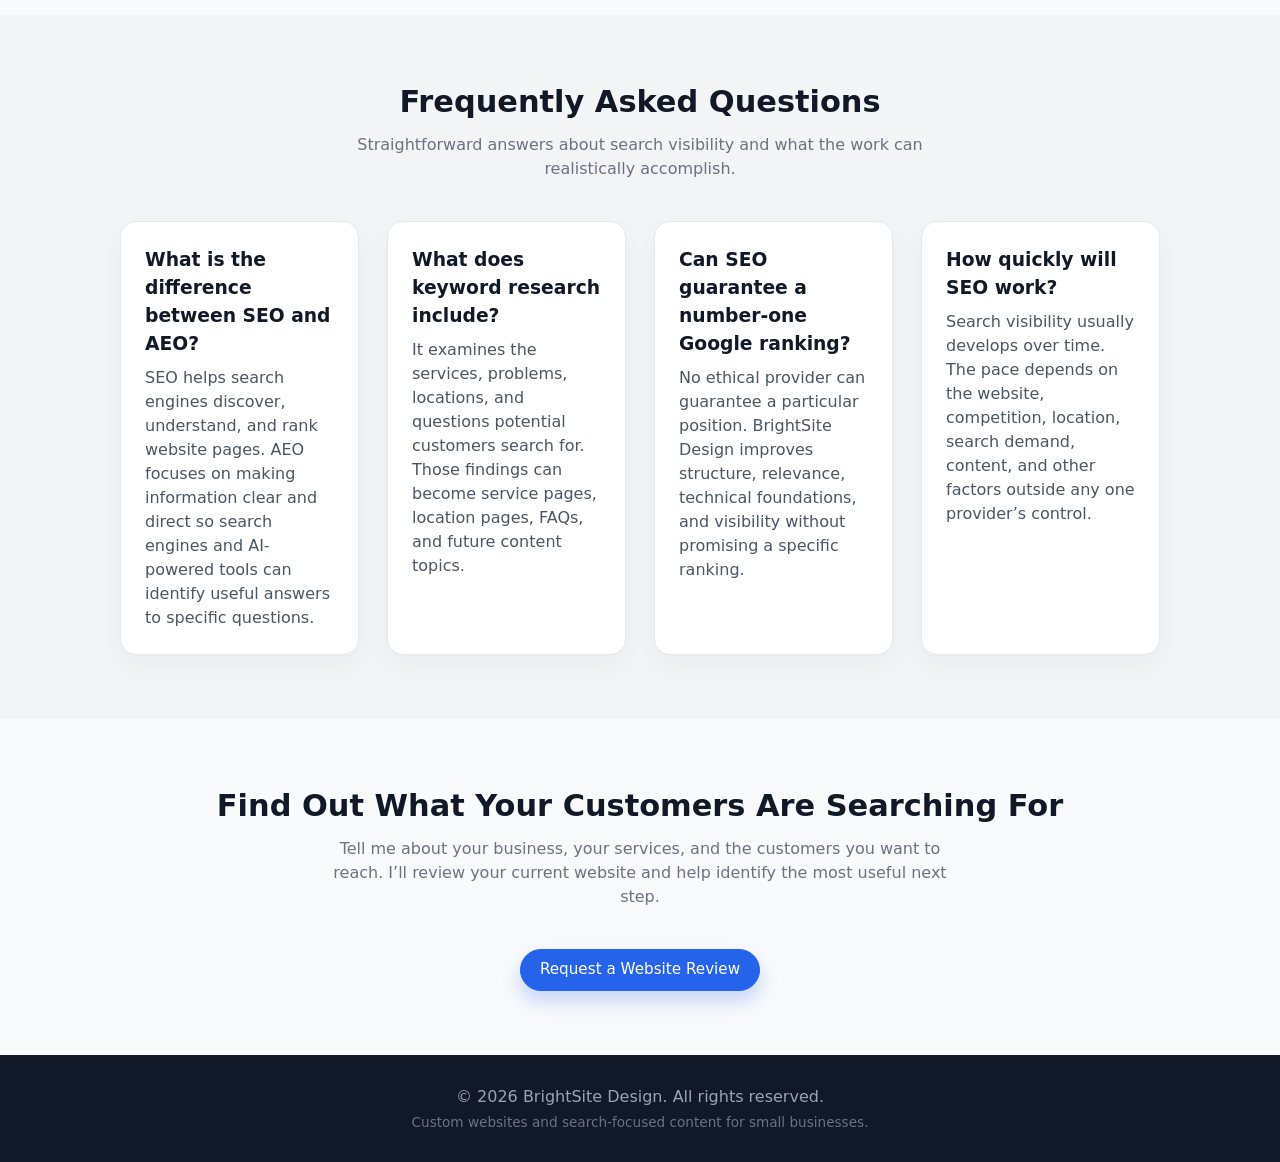
<file: seo-aeo-keyword-research.html>
<!doctype html>
<html lang="en">
<head>
  <meta charset="utf-8">
  <meta name="viewport" content="width=device-width, initial-scale=1">

  <title>SEO, AEO &amp; Keyword Research in San Antonio | BrightSite Design</title>

  <meta
    name="description"
    content="SEO, AEO, and keyword research for small businesses in San Antonio. Build useful pages around the services and questions your customers search for."
  >

  <link
    rel="canonical"
    href="https://brightsite.design/seo-aeo-keyword-research"
  >
  <link rel="icon" href="/webBiz.svg" type="image/svg+xml">

  <meta property="og:type" content="website">
  <meta property="og:site_name" content="BrightSite Design">
  <meta
    property="og:title"
    content="SEO, AEO &amp; Keyword Research in San Antonio | BrightSite Design"
  >
  <meta
    property="og:description"
    content="Help the right customers find and understand your business with strategic keyword research, SEO, and answer-focused website content."
  >
  <meta
    property="og:url"
    content="https://brightsite.design/seo-aeo-keyword-research"
  >
  <meta
    property="og:image"
    content="https://brightsite.design/images/brightsite-design-og.jpg"
  >
  <meta property="og:image:width" content="1200">
  <meta property="og:image:height" content="630">
  <meta
    property="og:image:alt"
    content="BrightSite Design — small business website design in San Antonio"
  >

  <meta name="twitter:card" content="summary_large_image">
  <meta
    name="twitter:title"
    content="SEO, AEO &amp; Keyword Research | BrightSite Design"
  >
  <meta
    name="twitter:description"
    content="Keyword research and search-focused website content for small businesses."
  >
  <meta
    name="twitter:image"
    content="https://brightsite.design/images/brightsite-design-og.jpg"
  >
  <meta
    name="twitter:image:alt"
    content="BrightSite Design — small business website design in San Antonio"
  >

  <script type="application/ld+json">
  {
    "@context": "https://schema.org",
    "@graph": [
      {
        "@type": "WebPage",
        "@id": "https://brightsite.design/seo-aeo-keyword-research#webpage",
        "url": "https://brightsite.design/seo-aeo-keyword-research",
        "name": "SEO, AEO & Keyword Research in San Antonio | BrightSite Design",
        "description": "SEO, AEO, and keyword research services for small businesses in San Antonio.",
        "isPartOf": {
          "@id": "https://brightsite.design/#website"
        },
        "about": {
          "@id": "https://brightsite.design/seo-aeo-keyword-research#service"
        },
        "inLanguage": "en-US"
      },
      {
        "@type": "Service",
        "@id": "https://brightsite.design/seo-aeo-keyword-research#service",
        "name": "SEO, AEO and Keyword Research",
        "serviceType": "Search engine optimization, answer engine optimization and keyword research",
        "description": "Research and website content planning designed to help small businesses build useful pages around the services and questions their customers search for.",
        "provider": {
          "@id": "https://brightsite.design/#organization"
        },
        "areaServed": {
          "@type": "City",
          "name": "San Antonio"
        }
      },
      {
        "@type": "BreadcrumbList",
        "@id": "https://brightsite.design/seo-aeo-keyword-research#breadcrumb",
        "itemListElement": [
          {
            "@type": "ListItem",
            "position": 1,
            "name": "Home",
            "item": "https://brightsite.design/"
          },
          {
            "@type": "ListItem",
            "position": 2,
            "name": "SEO, AEO and Keyword Research",
            "item": "https://brightsite.design/seo-aeo-keyword-research"
          }
        ]
      },
      {
        "@type": "FAQPage",
        "@id": "https://brightsite.design/seo-aeo-keyword-research#faq",
        "mainEntity": [
          {
            "@type": "Question",
            "name": "What is the difference between SEO and AEO?",
            "acceptedAnswer": {
              "@type": "Answer",
              "text": "SEO helps search engines discover, understand, and rank website pages. AEO focuses on making information clear and direct so search engines and AI-powered tools can identify useful answers to specific questions."
            }
          },
          {
            "@type": "Question",
            "name": "What does keyword research include?",
            "acceptedAnswer": {
              "@type": "Answer",
              "text": "Keyword research examines the services, problems, locations, and questions potential customers search for. The findings can be organized into service pages, location pages, frequently asked questions, and future content topics."
            }
          },
          {
            "@type": "Question",
            "name": "Can SEO guarantee a number-one Google ranking?",
            "acceptedAnswer": {
              "@type": "Answer",
              "text": "No ethical provider can guarantee a specific search position. BrightSite Design improves website structure, content relevance, technical foundations, and search visibility without promising a particular ranking."
            }
          }
        ]
      }
    ]
  }
  </script>

  <link rel="stylesheet" href="css/styles.css">
</head>

<body>
<header class="site-header">
  <div class="container header-inner">
    <a class="logo" href="/" aria-label="BrightSite Design homepage">
      <span class="logo-mark">&lt;/&gt;</span>
      <span class="logo-text">BrightSite Design</span>
    </a>

    <nav class="nav" aria-label="Main navigation">
      <button
        class="nav-toggle"
        type="button"
        aria-label="Toggle navigation"
        aria-expanded="false"
        aria-controls="primary-navigation"
      >
        ☰
      </button>

      <ul class="nav-links" id="primary-navigation">
        <li><a href="/">Home</a></li>
        <li><a href="/web-design-san-antonio">Web Design</a></li>
        <li><a href="/seo-aeo-keyword-research">SEO &amp; AEO</a></li>
        <li><a href="/#portfolio">Portfolio</a></li>
        <li><a href="/products">Products</a></li>
        <li><a href="/pricing">Pricing</a></li>
        <li><a href="/wordpress-vs-static-websites">Why Static</a></li>
        <li><a href="/website-technology-transparency">Transparency</a></li>
        <li><a href="/about">About</a></li>
        <li><a href="/#contact">Contact</a></li>
      </ul>
    </nav>
  </div>
</header>

  <main>
    <section class="hero">
      <div class="container hero-inner">
        <div class="hero-text">
          <p class="about-label">Search Visibility Services</p>
          <h1>SEO, AEO &amp; Keyword Research for Small Businesses</h1>
          <p>
            A good website should do more than look professional—it should help
            the right customers find and understand your business. BrightSite
            Design researches the services, problems, and questions your
            customers search for, then turns that research into a practical
            website content plan.
          </p>

          <div class="hero-actions">
            <a href="/#contact" class="btn btn-primary">
              Request a Website Review
            </a>
            <a href="#whats-included" class="btn btn-outline">
              See What’s Included
            </a>
          </div>

          <div class="hero-badges">
            <span>✓ Research-driven</span>
            <span>✓ Small-business focused</span>
            <span>✓ No ranking guarantees</span>
          </div>
        </div>

        <aside class="hero-card" aria-label="Search visibility service summary">
          <div class="hero-card-header">
            <h2>Build the Right Pages</h2>
            <p>Start with what your customers are actually looking for.</p>
          </div>

          <ul class="hero-card-list">
            <li>Keyword and customer-question research</li>
            <li>SEO-friendly page recommendations</li>
            <li>Answer-focused content structure</li>
            <li>Titles, descriptions, headings, and internal links</li>
            <li>Local search opportunities</li>
          </ul>

          <a href="/#contact" class="btn btn-primary btn-full">
            Discuss Your Website
          </a>
        </aside>
      </div>
    </section>

    <section class="section section-muted">
      <div class="container">
        <h2 class="section-title">Three Parts of a Better Search Strategy</h2>
        <p class="section-subtitle">
          Keyword research identifies the opportunity. SEO and AEO help turn
          that opportunity into useful, understandable website content.
        </p>

        <div class="grid services-grid">
          <article class="card">
            <h3>Keyword Research</h3>
            <p>
              Find the words, services, problems, locations, and questions
              potential customers use when they search. The goal is to
              understand intent—not to place the same phrase everywhere.
            </p>
          </article>

          <article class="card">
            <h3>Search Engine Optimization</h3>
            <p>
              Give every important page a clear topic, descriptive title,
              logical headings, helpful copy, internal links, and a technically
              sound foundation that search engines can crawl and index.
            </p>
          </article>

          <article class="card">
            <h3>Answer Engine Optimization</h3>
            <p>
              Organize information into direct explanations, useful questions,
              and specific answers. This makes the content easier for people,
              search engines, and AI-powered tools to understand and summarize.
            </p>
          </article>
        </div>
      </div>
    </section>

    <section id="whats-included" class="section">
      <div class="container">
        <h2 class="section-title">What’s Included</h2>
        <p class="section-subtitle">
          Recommendations are based on your business, customers, services, and
          location—not a generic list of high-volume keywords.
        </p>

        <div class="grid services-grid">
          <article class="card">
            <h3>Search Intent Research</h3>
            <p>
              Identify whether people are researching a problem, comparing
              providers, looking for a local service, or ready to contact a
              business.
            </p>
          </article>

          <article class="card">
            <h3>Page and Keyword Mapping</h3>
            <p>
              Match related search terms to the right pages so each page has a
              clear purpose and different pages do not compete for the same
              topic.
            </p>
          </article>

          <article class="card">
            <h3>On-Page SEO</h3>
            <p>
              Improve page titles, meta descriptions, headings, body copy,
              image descriptions, URLs, calls to action, and internal links.
            </p>
          </article>

          <article class="card">
            <h3>Local Search Planning</h3>
            <p>
              Find appropriate opportunities to describe the areas you serve,
              including San Antonio and nearby communities, without creating
              repetitive location pages.
            </p>
          </article>

          <article class="card">
            <h3>Question and Answer Content</h3>
            <p>
              Develop useful FAQs and concise explanations around real customer
              concerns, buying questions, service details, and next steps.
            </p>
          </article>

          <article class="card">
            <h3>Technical Foundations</h3>
            <p>
              Review indexing signals, canonical URLs, metadata, sitemaps,
              mobile usability, page structure, structured data, and other
              fundamentals that support discoverability.
            </p>
          </article>
        </div>
      </div>
    </section>

    <section class="section section-muted">
      <div class="container">
        <h2 class="section-title">A Practical Four-Step Process</h2>
        <p class="section-subtitle">
          The work begins with your customers and ends with a website that
          communicates your services more clearly.
        </p>

        <div class="grid services-grid">
          <article class="card">
            <h3>1. Learn the Business</h3>
            <p>
              Review your services, ideal customers, service area, competitors,
              current website, and the actions you want visitors to take.
            </p>
          </article>

          <article class="card">
            <h3>2. Research Searches</h3>
            <p>
              Find relevant keywords, specific questions, local searches, and
              longer phrases that reveal what potential customers need.
            </p>
          </article>

          <article class="card">
            <h3>3. Plan or Improve Pages</h3>
            <p>
              Decide which pages are needed, assign topics to them, and improve
              their headings, copy, metadata, links, and calls to action.
            </p>
          </article>

          <article class="card">
            <h3>4. Publish and Refine</h3>
            <p>
              Launch the improvements, verify that pages can be discovered,
              and use future search data to guide additional content updates.
            </p>
          </article>
        </div>
      </div>
    </section>

    <section class="section">
      <div class="container">
        <h2 class="section-title">SEO Basics vs. a Deeper Search Strategy</h2>
        <p class="section-subtitle">
          Every BrightSite website includes essential SEO foundations. A deeper
          strategy adds research, page planning, and more extensive content work.
        </p>

        <div class="grid pricing-grid">
          <article class="card">
            <h3>Included Website SEO Basics</h3>
            <ul class="pricing-list">
              <li>Clear page titles and descriptions</li>
              <li>Logical heading structure</li>
              <li>Mobile-friendly, crawlable pages</li>
              <li>Canonical URLs, robots file, and sitemap</li>
              <li>Basic search indexing setup</li>
            </ul>
          </article>

          <article class="card card-highlight">
            <h3>Expanded SEO, AEO &amp; Research</h3>
            <ul class="pricing-list">
              <li>Detailed keyword and intent research</li>
              <li>Competitor and content-gap review</li>
              <li>Service, location, and FAQ page planning</li>
              <li>Expanded content writing or optimization</li>
              <li>Ongoing recommendations based on search data</li>
            </ul>
          </article>
        </div>
      </div>
    </section>

    <section class="section section-muted">
      <div class="container">
        <h2 class="section-title">Frequently Asked Questions</h2>
        <p class="section-subtitle">
          Straightforward answers about search visibility and what the work can
          realistically accomplish.
        </p>

        <div class="grid services-grid">
          <article class="card">
            <h3>What is the difference between SEO and AEO?</h3>
            <p>
              SEO helps search engines discover, understand, and rank website
              pages. AEO focuses on making information clear and direct so
              search engines and AI-powered tools can identify useful answers
              to specific questions.
            </p>
          </article>

          <article class="card">
            <h3>What does keyword research include?</h3>
            <p>
              It examines the services, problems, locations, and questions
              potential customers search for. Those findings can become service
              pages, location pages, FAQs, and future content topics.
            </p>
          </article>

          <article class="card">
            <h3>Can SEO guarantee a number-one Google ranking?</h3>
            <p>
              No ethical provider can guarantee a particular position.
              BrightSite Design improves structure, relevance, technical
              foundations, and visibility without promising a specific ranking.
            </p>
          </article>

          <article class="card">
            <h3>How quickly will SEO work?</h3>
            <p>
              Search visibility usually develops over time. The pace depends on
              the website, competition, location, search demand, content, and
              other factors outside any one provider’s control.
            </p>
          </article>
        </div>
      </div>
    </section>

    <section class="section">
      <div class="container">
        <h2 class="section-title">Find Out What Your Customers Are Searching For</h2>
        <p class="section-subtitle">
          Tell me about your business, your services, and the customers you want
          to reach. I’ll review your current website and help identify the most
          useful next step.
        </p>

        <div style="text-align: center;">
          <a href="/#contact" class="btn btn-primary">
            Request a Website Review
          </a>
        </div>
      </div>
    </section>
  </main>

  <footer class="site-footer">
    <div class="container footer-inner">
      <p>© <span id="year">2026</span> BrightSite Design. All rights reserved.</p>
      <p class="small">
        Custom websites and search-focused content for small businesses.
      </p>
    </div>
  </footer>

<script src="/js/script.js"></script>
</body>
</html>
</file>
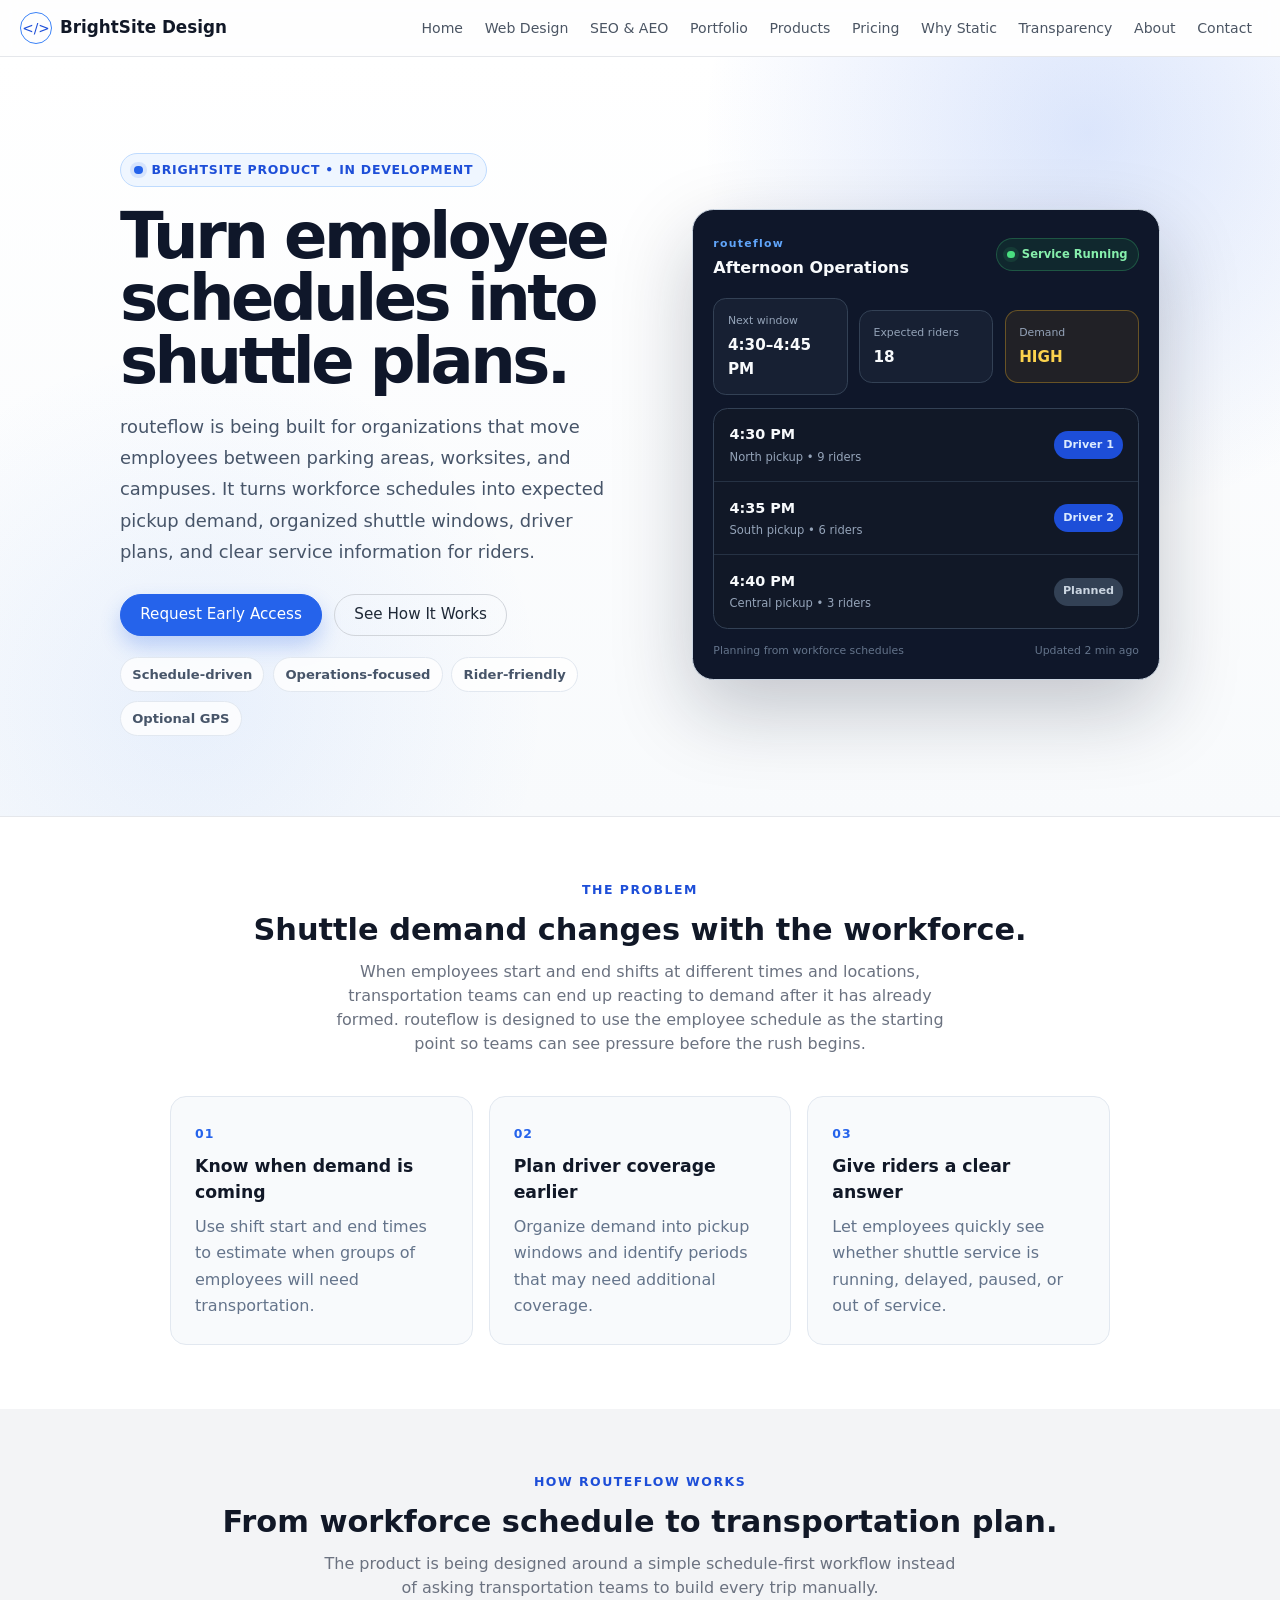
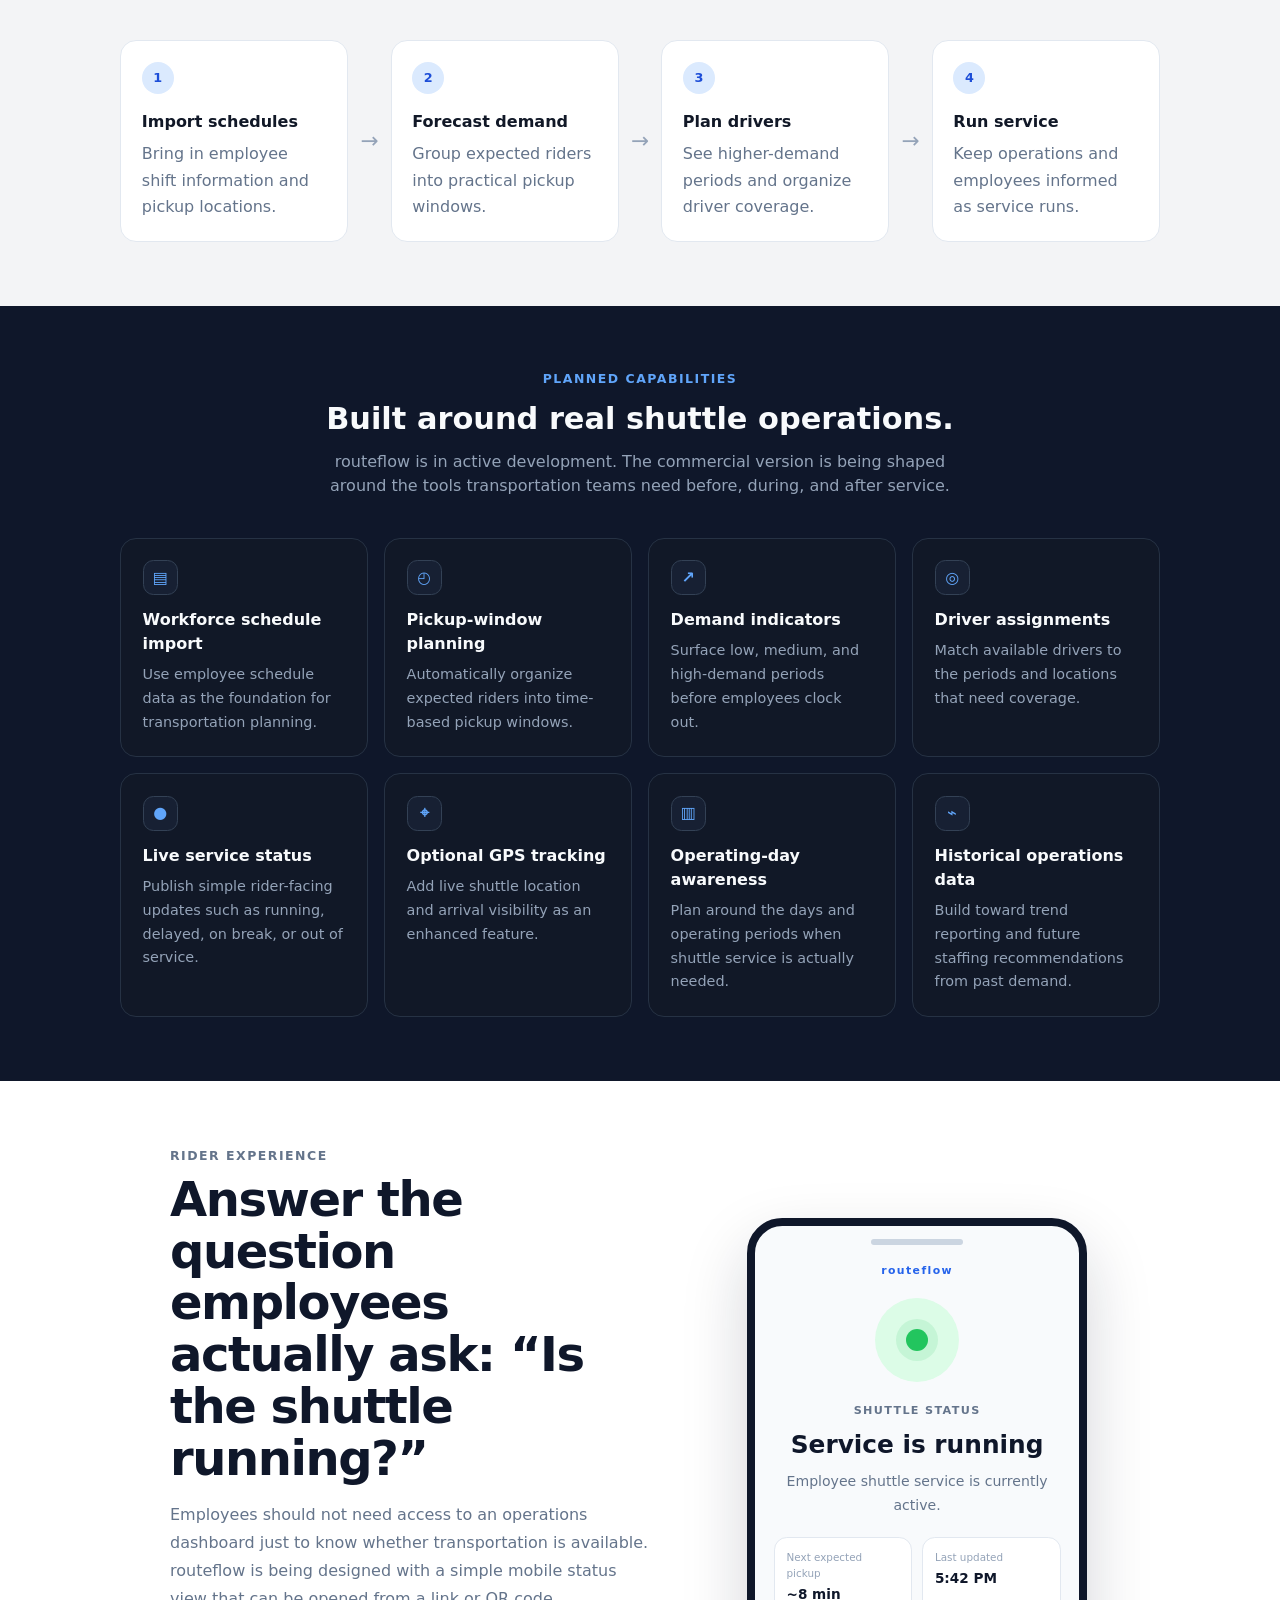
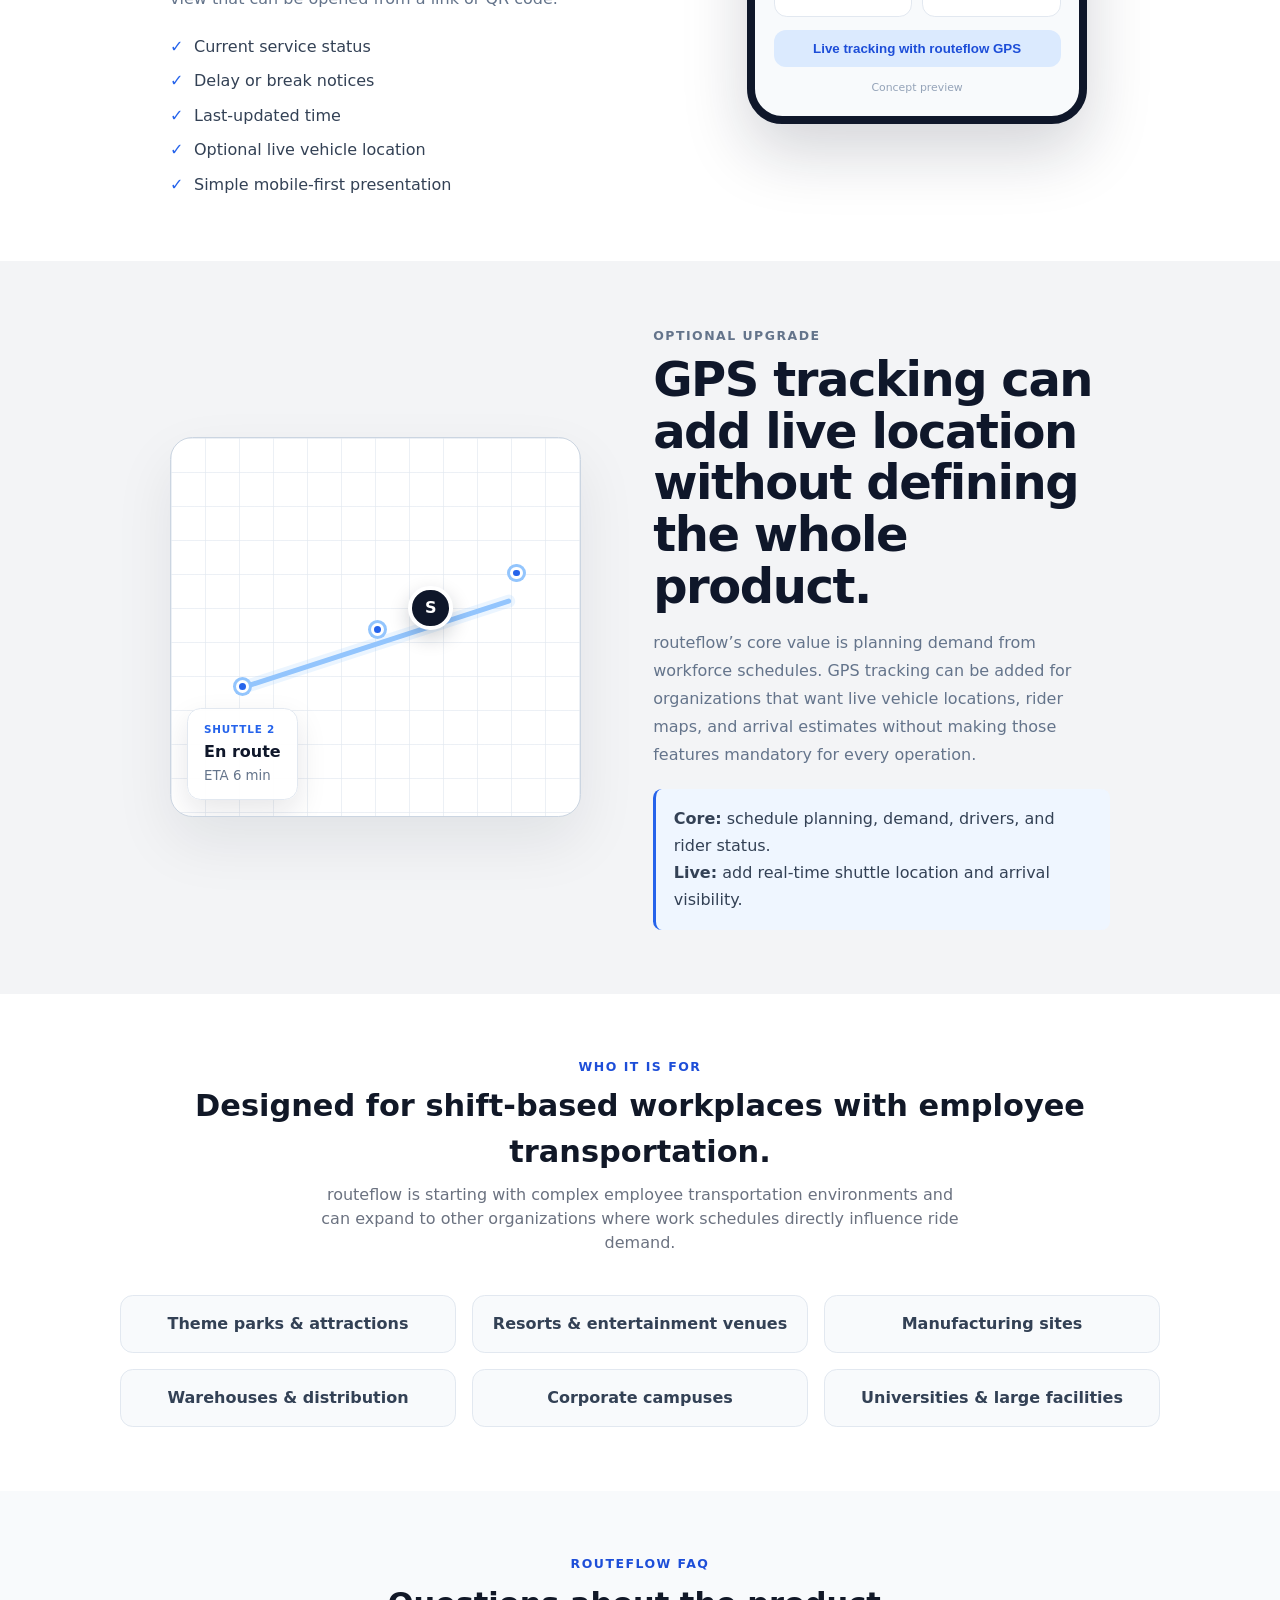
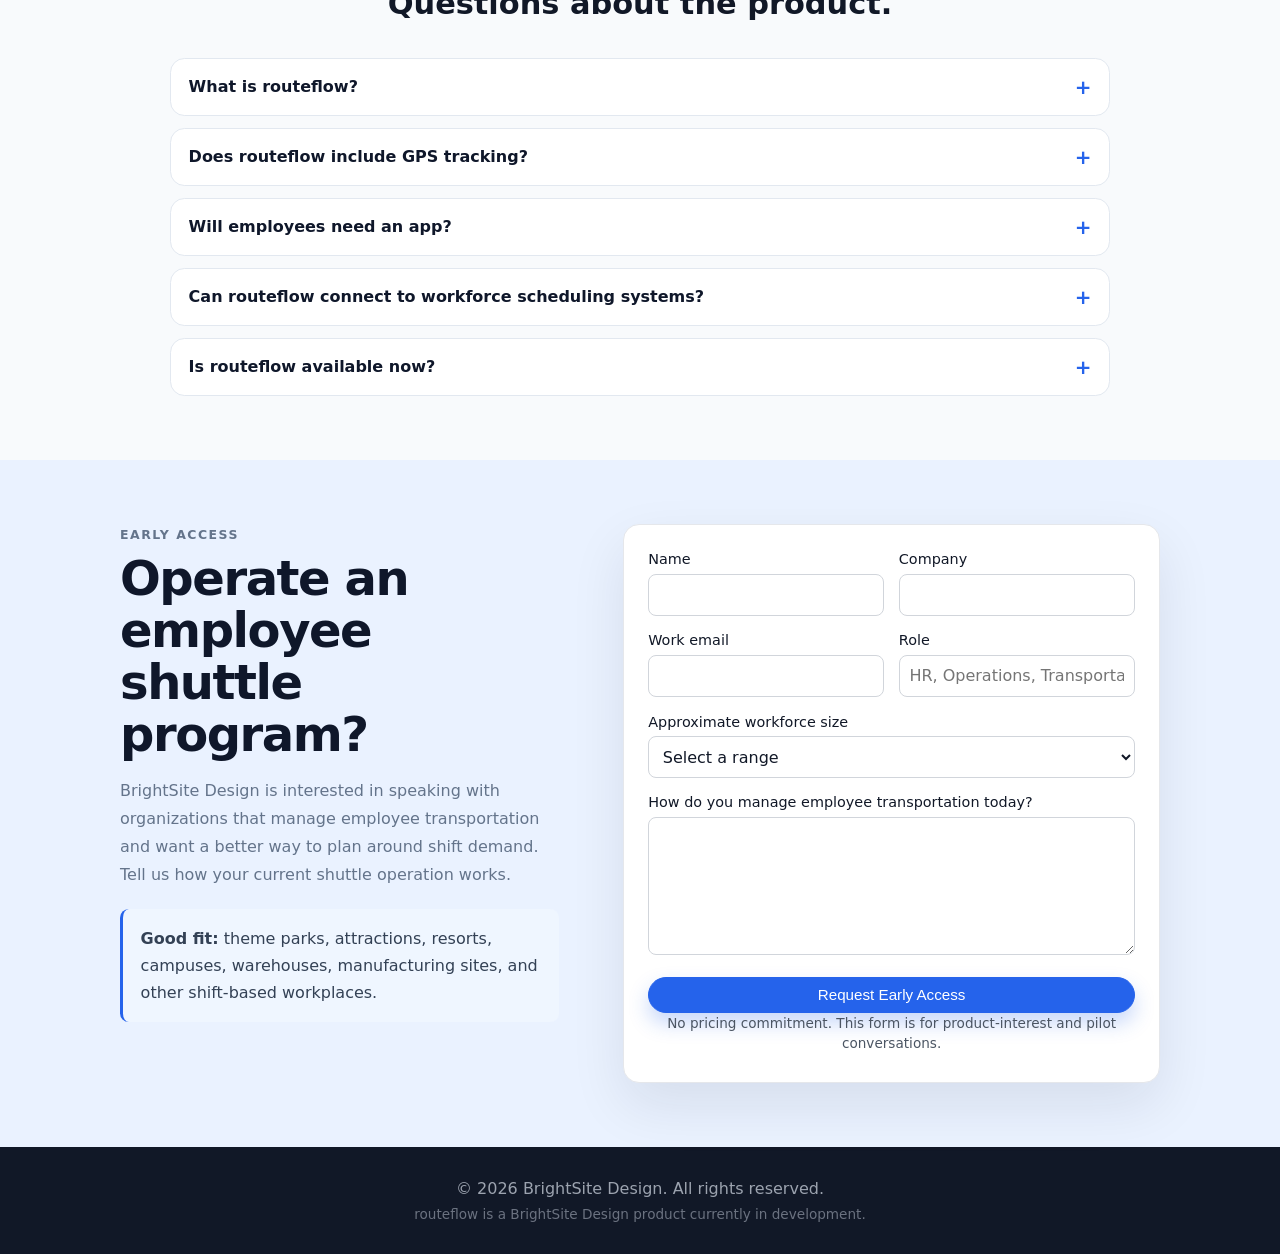
<file: shuttleflow.html>
<!doctype html>
<html lang="en">
<head>
  <meta charset="utf-8">
  <meta name="viewport" content="width=device-width, initial-scale=1">

  <title>routeflow | Employee Shuttle Planning Software by BrightSite Design</title>
  <meta
    name="description"
    content="routeflow is employee shuttle planning software in development by BrightSite Design. Turn workforce schedules into demand forecasts, pickup windows, driver assignments, live shuttle status, and optional GPS tracking."
  >
  <meta name="robots" content="index, follow">

  <link rel="canonical" href="https://brightsite.design/routeflow">
  <link rel="icon" href="/webBiz.svg" type="image/svg+xml">

  <meta property="og:type" content="website">
  <meta property="og:site_name" content="BrightSite Design">
  <meta property="og:title" content="routeflow | Turn Employee Schedules Into Shuttle Plans">
  <meta
    property="og:description"
    content="A BrightSite product in development for organizations that operate employee shuttles. Plan demand, pickup windows, drivers, rider status, and optional GPS tracking."
  >
  <meta property="og:url" content="https://brightsite.design/routeflow">
  <meta property="og:image" content="https://brightsite.design/images/brightsite-design-og.jpg">
  <meta property="og:image:width" content="1200">
  <meta property="og:image:height" content="630">
  <meta property="og:image:alt" content="BrightSite Design — routeflow employee shuttle planning software">

  <meta name="twitter:card" content="summary_large_image">
  <meta name="twitter:title" content="routeflow | Employee Shuttle Planning Software">
  <meta
    name="twitter:description"
    content="Turn workforce schedules into shuttle demand forecasts, pickup windows, driver plans, live service status, and optional GPS tracking."
  >
  <meta name="twitter:image" content="https://brightsite.design/images/brightsite-design-og.jpg">

  <script type="application/ld+json">
  {
    "@context": "https://schema.org",
    "@graph": [
      {
        "@type": "WebPage",
        "@id": "https://brightsite.design/routeflow#webpage",
        "url": "https://brightsite.design/routeflow",
        "name": "routeflow | Employee Shuttle Planning Software by BrightSite Design",
        "description": "routeflow is a BrightSite Design software product in development for planning employee shuttle operations around workforce schedules.",
        "isPartOf": {
          "@id": "https://brightsite.design/#website"
        },
        "breadcrumb": {
          "@id": "https://brightsite.design/routeflow#breadcrumb"
        },
        "inLanguage": "en-US"
      },
      {
        "@type": "SoftwareApplication",
        "@id": "https://brightsite.design/routeflow#software",
        "name": "routeflow",
        "applicationCategory": "BusinessApplication",
        "operatingSystem": "Web",
        "url": "https://brightsite.design/routeflow",
        "description": "Employee shuttle planning software designed to turn workforce schedules into demand forecasts, pickup windows, driver assignments, and rider-facing shuttle status.",
        "creator": {
          "@id": "https://brightsite.design/#organization"
        }
      },
      {
        "@type": "BreadcrumbList",
        "@id": "https://brightsite.design/routeflow#breadcrumb",
        "itemListElement": [
          {
            "@type": "ListItem",
            "position": 1,
            "name": "Home",
            "item": "https://brightsite.design/"
          },
          {
            "@type": "ListItem",
            "position": 2,
            "name": "Products",
            "item": "https://brightsite.design/products"
          },
          {
            "@type": "ListItem",
            "position": 3,
            "name": "routeflow",
            "item": "https://brightsite.design/routeflow"
          }
        ]
      },
      {
        "@type": "FAQPage",
        "@id": "https://brightsite.design/routeflow#faq",
        "mainEntity": [
          {
            "@type": "Question",
            "name": "What is routeflow?",
            "acceptedAnswer": {
              "@type": "Answer",
              "text": "routeflow is employee shuttle planning software in development by BrightSite Design. It is designed to turn workforce schedules into transportation demand forecasts, pickup windows, driver assignments, and rider-facing shuttle status."
            }
          },
          {
            "@type": "Question",
            "name": "Does routeflow include GPS tracking?",
            "acceptedAnswer": {
              "@type": "Answer",
              "text": "GPS tracking is planned as an optional feature. The core product is being designed to work without GPS by providing operations teams and riders with shuttle service status and planning information."
            }
          },
          {
            "@type": "Question",
            "name": "Who is routeflow for?",
            "acceptedAnswer": {
              "@type": "Answer",
              "text": "routeflow is being designed for organizations with shift-based workforces and employee transportation needs, including theme parks, attractions, resorts, campuses, warehouses, manufacturing sites, and other large workplaces."
            }
          },
          {
            "@type": "Question",
            "name": "Is routeflow available now?",
            "acceptedAnswer": {
              "@type": "Answer",
              "text": "routeflow is currently in development. Organizations interested in early access or a pilot can contact BrightSite Design through the early-access form on this page."
            }
          }
        ]
      }
    ]
  }
  </script>

  <link rel="stylesheet" href="css/styles.css">
</head>

<body class="routeflow-page">
<header class="site-header">
  <div class="container header-inner">
    <a class="logo" href="/" aria-label="BrightSite Design homepage">
      <span class="logo-mark">&lt;/&gt;</span>
      <span class="logo-text">BrightSite Design</span>
    </a>

    <nav class="nav" aria-label="Main navigation">
      <button
        class="nav-toggle"
        type="button"
        aria-label="Toggle navigation"
        aria-expanded="false"
        aria-controls="primary-navigation"
      >
        ☰
      </button>

      <ul class="nav-links" id="primary-navigation">
        <li><a href="/">Home</a></li>
        <li><a href="/web-design-san-antonio">Web Design</a></li>
        <li><a href="/seo-aeo-keyword-research">SEO &amp; AEO</a></li>
        <li><a href="/#portfolio">Portfolio</a></li>
        <li><a href="/products">Products</a></li>
        <li><a href="/pricing">Pricing</a></li>
        <li><a href="/wordpress-vs-static-websites">Why Static</a></li>
        <li><a href="/website-technology-transparency">Transparency</a></li>
        <li><a href="/about">About</a></li>
        <li><a href="/#contact">Contact</a></li>
      </ul>
    </nav>
  </div>
</header>

<main>
  <section class="sf-hero">
    <div class="container sf-hero-grid">
      <div class="sf-hero-copy">
        <div class="sf-product-badge">
          <span class="sf-dot" aria-hidden="true"></span>
          BrightSite Product • In Development
        </div>

        <h1>Turn employee schedules into shuttle plans.</h1>
        <p class="sf-hero-lead">
          routeflow is being built for organizations that move employees between
          parking areas, worksites, and campuses. It turns workforce schedules into
          expected pickup demand, organized shuttle windows, driver plans, and clear
          service information for riders.
        </p>

        <div class="hero-actions">
          <a href="#early-access" class="btn btn-primary">Request Early Access</a>
          <a href="#how-it-works" class="btn btn-outline">See How It Works</a>
        </div>

        <div class="sf-proof-row" aria-label="routeflow highlights">
          <span>Schedule-driven</span>
          <span>Operations-focused</span>
          <span>Rider-friendly</span>
          <span>Optional GPS</span>
        </div>
      </div>

      <div class="sf-dashboard" aria-label="Conceptual routeflow operations dashboard preview">
        <div class="sf-dashboard-topbar">
          <div>
            <span class="sf-mini-label">routeflow</span>
            <strong>Afternoon Operations</strong>
          </div>
          <span class="sf-live-pill"><span></span> Service Running</span>
        </div>

        <div class="sf-summary-grid">
          <div class="sf-stat-card">
            <span>Next window</span>
            <strong>4:30–4:45 PM</strong>
          </div>
          <div class="sf-stat-card">
            <span>Expected riders</span>
            <strong>18</strong>
          </div>
          <div class="sf-stat-card sf-stat-alert">
            <span>Demand</span>
            <strong>HIGH</strong>
          </div>
        </div>

        <div class="sf-window-list">
          <div class="sf-window-row">
            <div>
              <strong>4:30 PM</strong>
              <span>North pickup • 9 riders</span>
            </div>
            <span class="sf-assignment">Driver 1</span>
          </div>
          <div class="sf-window-row">
            <div>
              <strong>4:35 PM</strong>
              <span>South pickup • 6 riders</span>
            </div>
            <span class="sf-assignment">Driver 2</span>
          </div>
          <div class="sf-window-row">
            <div>
              <strong>4:40 PM</strong>
              <span>Central pickup • 3 riders</span>
            </div>
            <span class="sf-assignment sf-assignment-muted">Planned</span>
          </div>
        </div>

        <div class="sf-dashboard-footer">
          <span>Planning from workforce schedules</span>
          <span>Updated 2 min ago</span>
        </div>
      </div>
    </div>
  </section>

  <section class="section sf-problem-section">
    <div class="container sf-narrow">
      <p class="section-kicker">The Problem</p>
      <h2 class="section-title">Shuttle demand changes with the workforce.</h2>
      <p class="section-subtitle">
        When employees start and end shifts at different times and locations,
        transportation teams can end up reacting to demand after it has already
        formed. routeflow is designed to use the employee schedule as the starting
        point so teams can see pressure before the rush begins.
      </p>

      <div class="sf-problem-grid">
        <article class="sf-problem-card">
          <span class="sf-card-number">01</span>
          <h3>Know when demand is coming</h3>
          <p>Use shift start and end times to estimate when groups of employees will need transportation.</p>
        </article>
        <article class="sf-problem-card">
          <span class="sf-card-number">02</span>
          <h3>Plan driver coverage earlier</h3>
          <p>Organize demand into pickup windows and identify periods that may need additional coverage.</p>
        </article>
        <article class="sf-problem-card">
          <span class="sf-card-number">03</span>
          <h3>Give riders a clear answer</h3>
          <p>Let employees quickly see whether shuttle service is running, delayed, paused, or out of service.</p>
        </article>
      </div>
    </div>
  </section>

  <section id="how-it-works" class="section section-muted">
    <div class="container">
      <p class="section-kicker">How routeflow Works</p>
      <h2 class="section-title">From workforce schedule to transportation plan.</h2>
      <p class="section-subtitle">
        The product is being designed around a simple schedule-first workflow instead
        of asking transportation teams to build every trip manually.
      </p>

      <div class="sf-flow" aria-label="routeflow workflow">
        <article class="sf-flow-step">
          <span>1</span>
          <h3>Import schedules</h3>
          <p>Bring in employee shift information and pickup locations.</p>
        </article>
        <div class="sf-flow-arrow" aria-hidden="true">→</div>
        <article class="sf-flow-step">
          <span>2</span>
          <h3>Forecast demand</h3>
          <p>Group expected riders into practical pickup windows.</p>
        </article>
        <div class="sf-flow-arrow" aria-hidden="true">→</div>
        <article class="sf-flow-step">
          <span>3</span>
          <h3>Plan drivers</h3>
          <p>See higher-demand periods and organize driver coverage.</p>
        </article>
        <div class="sf-flow-arrow" aria-hidden="true">→</div>
        <article class="sf-flow-step">
          <span>4</span>
          <h3>Run service</h3>
          <p>Keep operations and employees informed as service runs.</p>
        </article>
      </div>
    </div>
  </section>

  <section class="section sf-feature-section">
    <div class="container">
      <p class="section-kicker">Planned Capabilities</p>
      <h2 class="section-title">Built around real shuttle operations.</h2>
      <p class="section-subtitle">
        routeflow is in active development. The commercial version is being shaped
        around the tools transportation teams need before, during, and after service.
      </p>

      <div class="sf-feature-grid">
        <article class="sf-feature-card">
          <div class="sf-feature-icon">▤</div>
          <h3>Workforce schedule import</h3>
          <p>Use employee schedule data as the foundation for transportation planning.</p>
        </article>
        <article class="sf-feature-card">
          <div class="sf-feature-icon">◴</div>
          <h3>Pickup-window planning</h3>
          <p>Automatically organize expected riders into time-based pickup windows.</p>
        </article>
        <article class="sf-feature-card">
          <div class="sf-feature-icon">↗</div>
          <h3>Demand indicators</h3>
          <p>Surface low, medium, and high-demand periods before employees clock out.</p>
        </article>
        <article class="sf-feature-card">
          <div class="sf-feature-icon">◎</div>
          <h3>Driver assignments</h3>
          <p>Match available drivers to the periods and locations that need coverage.</p>
        </article>
        <article class="sf-feature-card">
          <div class="sf-feature-icon">●</div>
          <h3>Live service status</h3>
          <p>Publish simple rider-facing updates such as running, delayed, on break, or out of service.</p>
        </article>
        <article class="sf-feature-card">
          <div class="sf-feature-icon">⌖</div>
          <h3>Optional GPS tracking</h3>
          <p>Add live shuttle location and arrival visibility as an enhanced feature.</p>
        </article>
        <article class="sf-feature-card">
          <div class="sf-feature-icon">▥</div>
          <h3>Operating-day awareness</h3>
          <p>Plan around the days and operating periods when shuttle service is actually needed.</p>
        </article>
        <article class="sf-feature-card">
          <div class="sf-feature-icon">⌁</div>
          <h3>Historical operations data</h3>
          <p>Build toward trend reporting and future staffing recommendations from past demand.</p>
        </article>
      </div>
    </div>
  </section>

  <section class="section sf-rider-section">
    <div class="container sf-split">
      <div>
        <p class="section-kicker sf-left-kicker">Rider Experience</p>
        <h2>Answer the question employees actually ask: “Is the shuttle running?”</h2>
        <p>
          Employees should not need access to an operations dashboard just to know
          whether transportation is available. routeflow is being designed with a
          simple mobile status view that can be opened from a link or QR code.
        </p>
        <ul class="sf-check-list">
          <li>Current service status</li>
          <li>Delay or break notices</li>
          <li>Last-updated time</li>
          <li>Optional live vehicle location</li>
          <li>Simple mobile-first presentation</li>
        </ul>
      </div>

      <div class="sf-phone" aria-label="Conceptual routeflow rider status screen">
        <div class="sf-phone-notch"></div>
        <div class="sf-phone-brand">routeflow</div>
        <div class="sf-rider-status-icon"><span></span></div>
        <p class="sf-rider-label">SHUTTLE STATUS</p>
        <h3>Service is running</h3>
        <p class="sf-rider-copy">Employee shuttle service is currently active.</p>
        <div class="sf-rider-info">
          <div><span>Next expected pickup</span><strong>~8 min</strong></div>
          <div><span>Last updated</span><strong>5:42 PM</strong></div>
        </div>
        <button class="sf-track-button" type="button" disabled>Live tracking with routeflow GPS</button>
        <p class="sf-concept-note">Concept preview</p>
      </div>
    </div>
  </section>

  <section class="section section-muted sf-tracking-section">
    <div class="container sf-split sf-split-reverse">
      <div class="sf-map-concept" aria-hidden="true">
        <div class="sf-map-route"></div>
        <div class="sf-map-stop sf-stop-one"></div>
        <div class="sf-map-stop sf-stop-two"></div>
        <div class="sf-map-stop sf-stop-three"></div>
        <div class="sf-bus-dot">S</div>
        <div class="sf-map-card">
          <span>SHUTTLE 2</span>
          <strong>En route</strong>
          <small>ETA 6 min</small>
        </div>
      </div>

      <div>
        <p class="section-kicker sf-left-kicker">Optional Upgrade</p>
        <h2>GPS tracking can add live location without defining the whole product.</h2>
        <p>
          routeflow’s core value is planning demand from workforce schedules. GPS
          tracking can be added for organizations that want live vehicle locations,
          rider maps, and arrival estimates without making those features mandatory
          for every operation.
        </p>
        <div class="sf-tier-note">
          <strong>Core:</strong> schedule planning, demand, drivers, and rider status.<br>
          <strong>Live:</strong> add real-time shuttle location and arrival visibility.
        </div>
      </div>
    </div>
  </section>

  <section class="section sf-audience-section">
    <div class="container">
      <p class="section-kicker">Who It Is For</p>
      <h2 class="section-title">Designed for shift-based workplaces with employee transportation.</h2>
      <p class="section-subtitle">
        routeflow is starting with complex employee transportation environments and
        can expand to other organizations where work schedules directly influence ride demand.
      </p>

      <div class="sf-audience-grid">
        <span>Theme parks &amp; attractions</span>
        <span>Resorts &amp; entertainment venues</span>
        <span>Manufacturing sites</span>
        <span>Warehouses &amp; distribution</span>
        <span>Corporate campuses</span>
        <span>Universities &amp; large facilities</span>
      </div>
    </div>
  </section>

  <section class="section sf-faq-section">
    <div class="container sf-narrow">
      <p class="section-kicker">routeflow FAQ</p>
      <h2 class="section-title">Questions about the product.</h2>

      <div class="sf-faq-list">
        <details>
          <summary>What is routeflow?</summary>
          <p>routeflow is employee shuttle planning software in development by BrightSite Design. It is being built to turn workforce schedules into demand forecasts, pickup windows, driver plans, and rider-facing service information.</p>
        </details>
        <details>
          <summary>Does routeflow include GPS tracking?</summary>
          <p>GPS tracking is planned as an optional feature. The core product is designed around schedule-driven planning and service status, while a live tier can add vehicle location and arrival visibility.</p>
        </details>
        <details>
          <summary>Will employees need an app?</summary>
          <p>The planned rider experience is web-based and mobile-friendly so organizations can share a simple link or QR code. A dedicated mobile app is not required for the core concept.</p>
        </details>
        <details>
          <summary>Can routeflow connect to workforce scheduling systems?</summary>
          <p>Workforce-system integrations are part of the longer-term product direction. Early versions can use imported schedule data while integrations are developed for larger deployments.</p>
        </details>
        <details>
          <summary>Is routeflow available now?</summary>
          <p>routeflow is currently in development. Organizations interested in testing the product can request early access below.</p>
        </details>
      </div>
    </div>
  </section>

  <section id="early-access" class="section sf-early-access">
    <div class="container sf-early-grid">
      <div>
        <p class="section-kicker sf-left-kicker">Early Access</p>
        <h2>Operate an employee shuttle program?</h2>
        <p>
          BrightSite Design is interested in speaking with organizations that manage
          employee transportation and want a better way to plan around shift demand.
          Tell us how your current shuttle operation works.
        </p>
        <div class="sf-early-note">
          <strong>Good fit:</strong> theme parks, attractions, resorts, campuses,
          warehouses, manufacturing sites, and other shift-based workplaces.
        </div>
      </div>

      <form
        name="routeflow-early-access"
        method="POST"
        data-netlify="true"
        data-netlify-honeypot="bot-field"
        class="contact-form card sf-early-form"
      >
        <input type="hidden" name="form-name" value="routeflow-early-access">
        <p hidden>
          <label>Don’t fill this out: <input name="bot-field"></label>
        </p>

        <div class="sf-form-row">
          <div class="form-group">
            <label for="sf-name">Name</label>
            <input id="sf-name" name="name" type="text" autocomplete="name" required>
          </div>
          <div class="form-group">
            <label for="sf-company">Company</label>
            <input id="sf-company" name="company" type="text" autocomplete="organization" required>
          </div>
        </div>

        <div class="sf-form-row">
          <div class="form-group">
            <label for="sf-email">Work email</label>
            <input id="sf-email" name="email" type="email" autocomplete="email" required>
          </div>
          <div class="form-group">
            <label for="sf-role">Role</label>
            <input id="sf-role" name="role" type="text" autocomplete="organization-title" placeholder="HR, Operations, Transportation…">
          </div>
        </div>

        <div class="form-group">
          <label for="sf-employees">Approximate workforce size</label>
          <select id="sf-employees" name="workforce_size">
            <option value="">Select a range</option>
            <option>Under 250</option>
            <option>250–999</option>
            <option>1,000–4,999</option>
            <option>5,000+</option>
          </select>
        </div>

        <div class="form-group">
          <label for="sf-current-process">How do you manage employee transportation today?</label>
          <textarea id="sf-current-process" name="current_process" rows="5" required></textarea>
        </div>

        <button type="submit" class="btn btn-primary btn-full">Request Early Access</button>
        <p class="small sf-form-disclaimer">No pricing commitment. This form is for product-interest and pilot conversations.</p>
      </form>
    </div>
  </section>
</main>

<footer class="site-footer">
  <div class="container footer-inner">
    <p>© <span id="year">2026</span> BrightSite Design. All rights reserved.</p>
    <p class="small">routeflow is a BrightSite Design product currently in development.</p>
  </div>
</footer>

<script src="/js/script.js"></script>
</body>
</html>
</file>
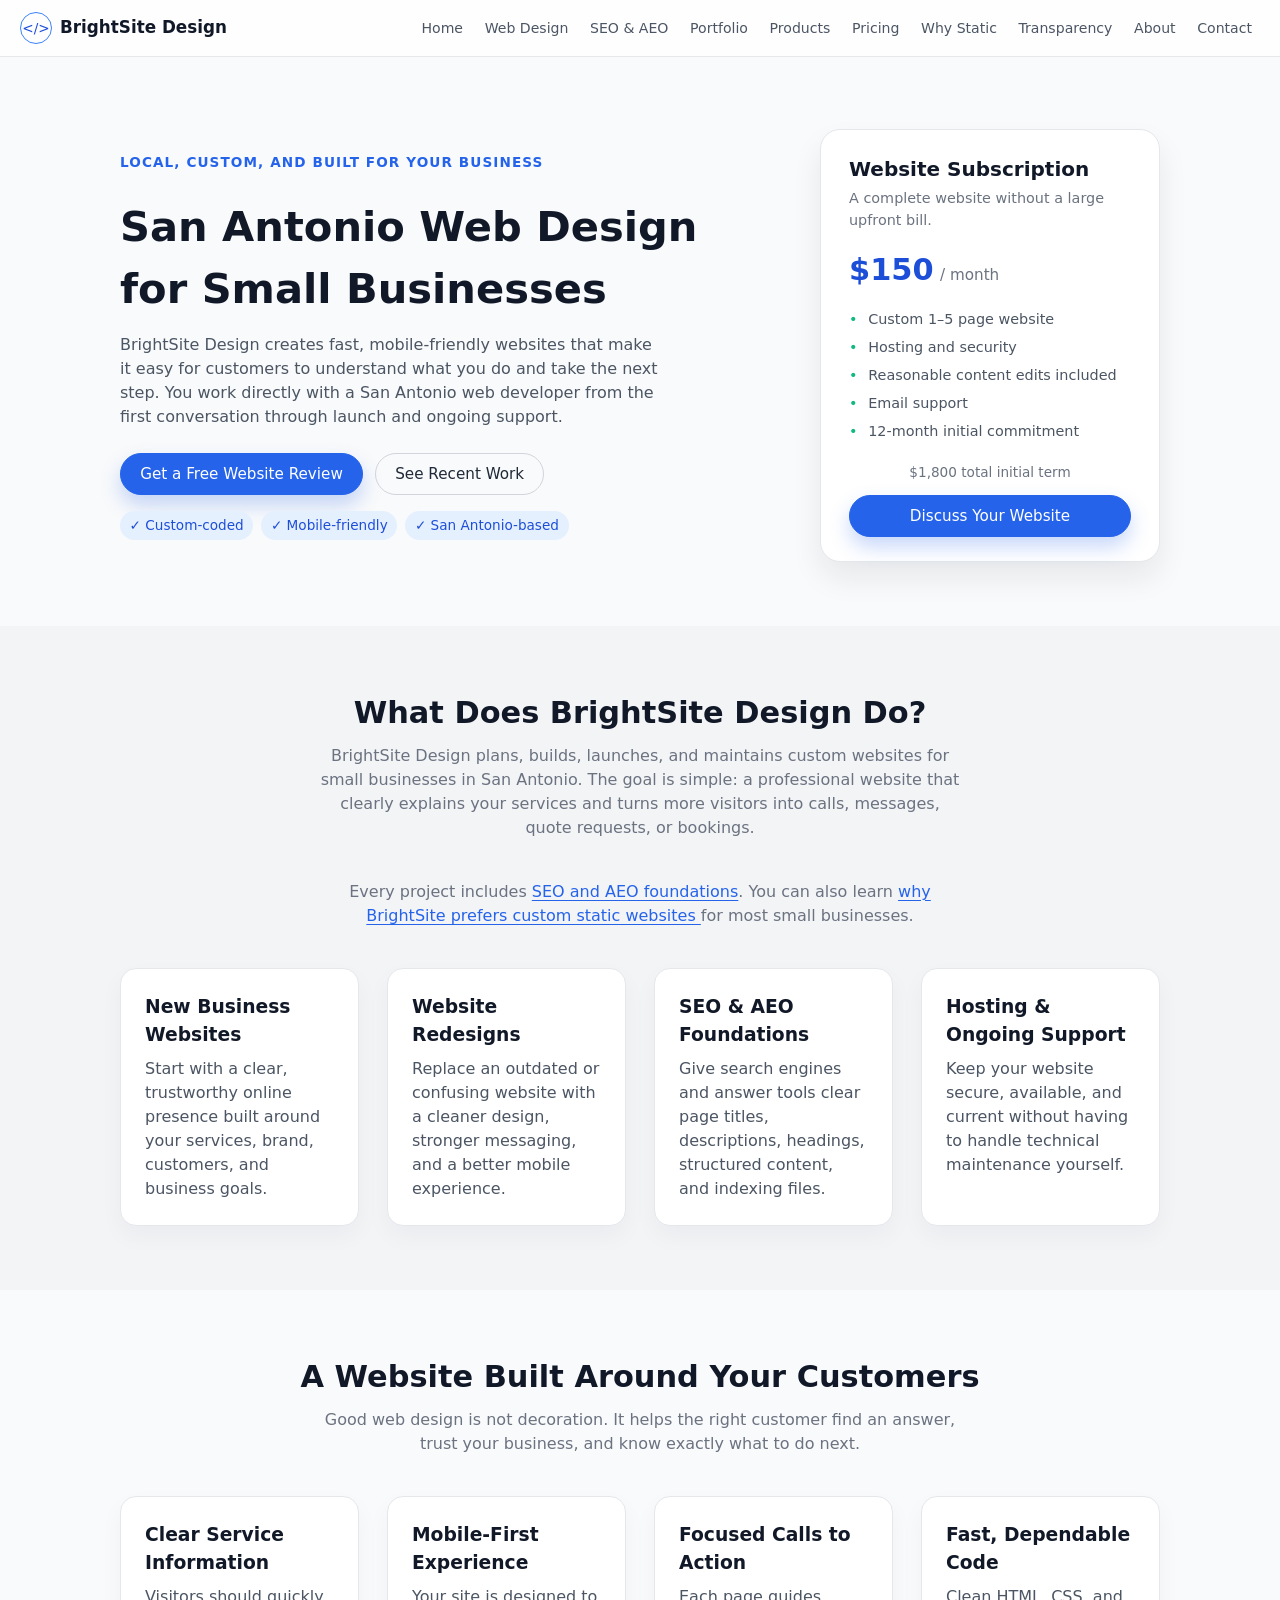
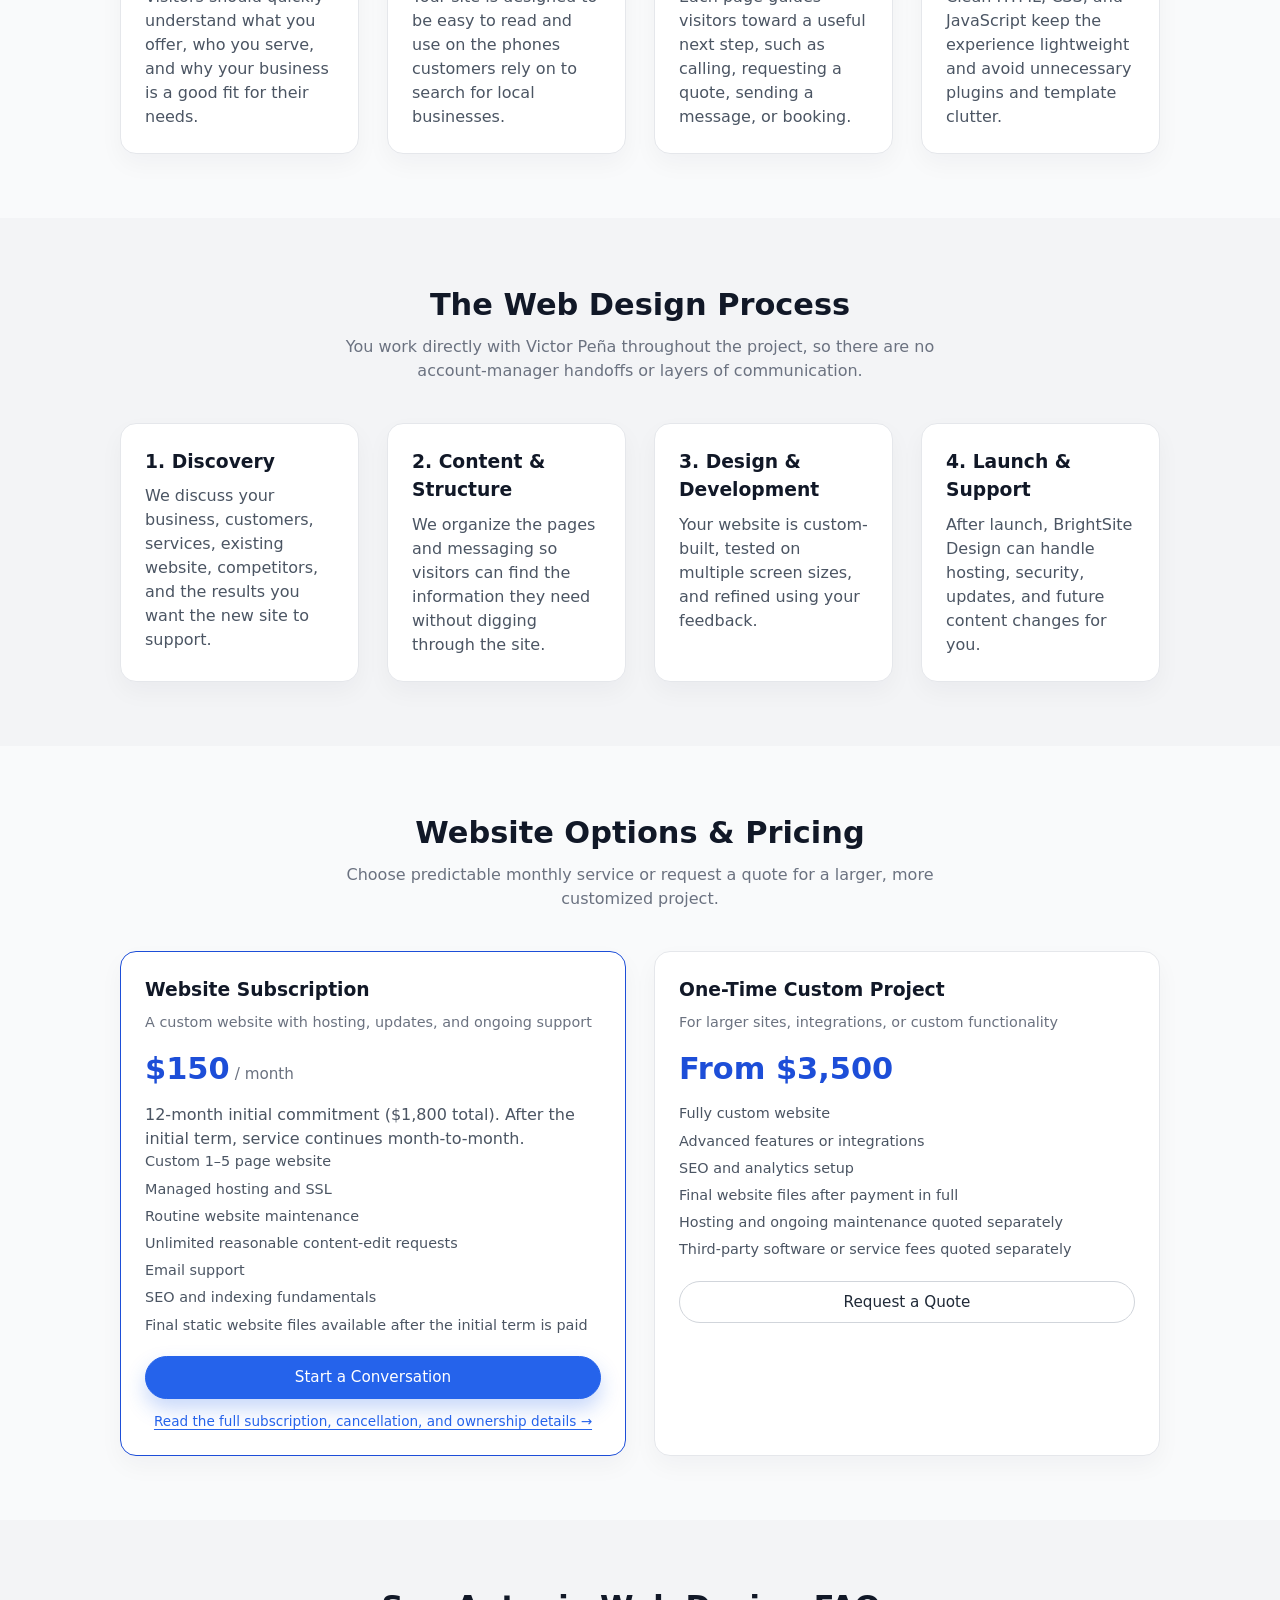
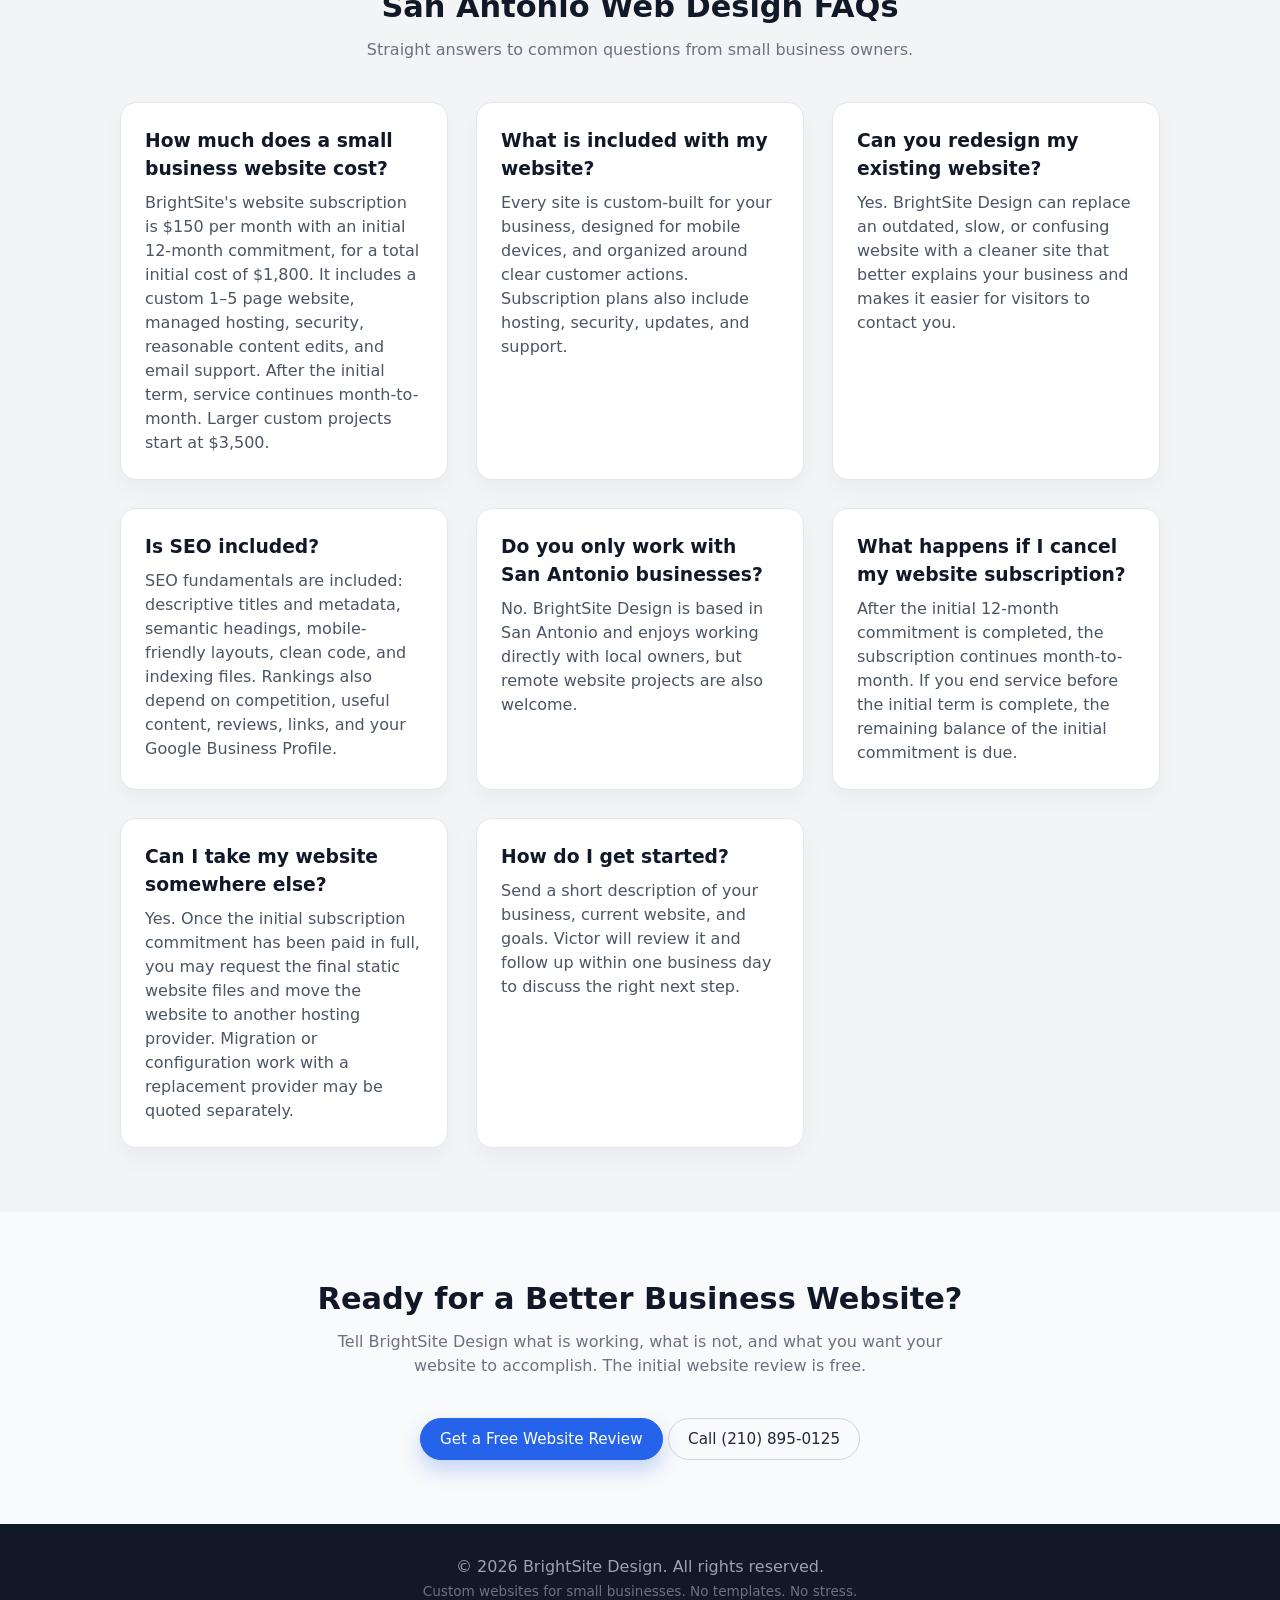
<file: web-design-san-antonio.html>
<!doctype html>
<html lang="en">
<head>
  <meta charset="utf-8">
  <meta name="viewport" content="width=device-width, initial-scale=1">

<title>San Antonio Web Design Services | BrightSite Design</title>
  <meta
    name="description"
    content="Custom San Antonio web design for small businesses. BrightSite Design builds fast, mobile-friendly websites with clear pricing, SEO fundamentals, hosting, and ongoing support."
  >
  <meta name="robots" content="index, follow">

  <link
    rel="canonical"
    href="https://brightsite.design/web-design-san-antonio"
  >
  <link rel="icon" href="/webBiz.svg" type="image/svg+xml">

  <meta property="og:type" content="website">
  <meta property="og:site_name" content="BrightSite Design">
  <meta
    property="og:title"
    content="San Antonio Web Design for Small Businesses | BrightSite Design"
  >
  <meta
    property="og:description"
    content="Custom, mobile-friendly websites for San Antonio small businesses—with hosting, updates, and direct support from a local web developer."
  >
  <meta
    property="og:url"
    content="https://brightsite.design/web-design-san-antonio"
  >
  <meta
    property="og:image"
    content="https://brightsite.design/images/brightsite-design-og.jpg"
  >
  <meta property="og:image:width" content="1200">
  <meta property="og:image:height" content="630">
  <meta
    property="og:image:alt"
    content="BrightSite Design — San Antonio web design for small businesses"
  >

  <meta name="twitter:card" content="summary_large_image">
  <meta
    name="twitter:title"
    content="San Antonio Web Design for Small Businesses | BrightSite Design"
  >
  <meta
    name="twitter:description"
    content="Custom websites, hosting, updates, and ongoing support for San Antonio small businesses."
  >
  <meta
    name="twitter:image"
    content="https://brightsite.design/images/brightsite-design-og.jpg"
  >
  <meta
    name="twitter:image:alt"
    content="BrightSite Design — San Antonio web design for small businesses"
  >

  <script type="application/ld+json">
  {
    "@context": "https://schema.org",
    "@graph": [
      {
        "@type": "WebPage",
        "@id": "https://brightsite.design/web-design-san-antonio#webpage",
        "url": "https://brightsite.design/web-design-san-antonio",
        "name": "San Antonio Web Design for Small Businesses | BrightSite Design",
        "description": "Custom web design, hosting, maintenance, and SEO fundamentals for small businesses in San Antonio, Texas.",
        "isPartOf": {
          "@id": "https://brightsite.design/#website"
        },
        "about": {
          "@id": "https://brightsite.design/web-design-san-antonio#service"
        },
        "breadcrumb": {
          "@id": "https://brightsite.design/web-design-san-antonio#breadcrumb"
        },
        "inLanguage": "en-US"
      },
      {
        "@type": "Service",
        "@id": "https://brightsite.design/web-design-san-antonio#service",
        "name": "San Antonio Small Business Web Design",
        "serviceType": "Small business website design and development",
        "url": "https://brightsite.design/web-design-san-antonio",
        "description": "Custom, mobile-friendly website design with hosting, updates, security, and SEO fundamentals for small businesses in San Antonio.",
        "provider": {
          "@id": "https://brightsite.design/#organization"
        },
        "areaServed": {
          "@type": "City",
          "name": "San Antonio",
          "containedInPlace": {
            "@type": "State",
            "name": "Texas"
          }
        },
        "audience": {
          "@type": "BusinessAudience",
          "audienceType": "Small business owners"
        }
      },
      {
        "@type": "BreadcrumbList",
        "@id": "https://brightsite.design/web-design-san-antonio#breadcrumb",
        "itemListElement": [
          {
            "@type": "ListItem",
            "position": 1,
            "name": "Home",
            "item": "https://brightsite.design/"
          },
          {
            "@type": "ListItem",
            "position": 2,
            "name": "San Antonio Web Design",
            "item": "https://brightsite.design/web-design-san-antonio"
          }
        ]
      },
      {
        "@type": "FAQPage",
        "@id": "https://brightsite.design/web-design-san-antonio#faq",
        "mainEntity": [
          {
            "@type": "Question",
            "name": "How much does a small business website cost in San Antonio?",
            "acceptedAnswer": {
              "@type": "Answer",
              "text": "BrightSite Design offers a website subscription for $150 per month with an initial 12-month commitment, for a total initial cost of $1,800. It includes a custom one-to-five-page website, managed hosting, security, reasonable content edits, and email support. After the initial term, service continues month-to-month. Larger custom projects start at $3,500."
            }
          },
          {
            "@type": "Question",
            "name": "What is included with a BrightSite Design website?",
            "acceptedAnswer": {
              "@type": "Answer",
              "text": "Every website is custom built for the business, designed for mobile devices, and organized around clear customer actions. Subscription plans also include hosting, security, ongoing content updates, and email support."
            }
          },
          {
            "@type": "Question",
            "name": "Can BrightSite Design redesign an existing website?",
            "acceptedAnswer": {
              "@type": "Answer",
              "text": "Yes. BrightSite Design can replace an outdated, slow, or difficult-to-use website with a cleaner, mobile-friendly site that better explains the business and guides visitors toward contacting or booking."
            }
          },
          {
            "@type": "Question",
            "name": "Is SEO included with the website?",
            "acceptedAnswer": {
              "@type": "Answer",
              "text": "SEO fundamentals are included. Pages use descriptive titles, metadata, semantic headings, mobile-friendly layouts, clean code, and indexing files. Ongoing rankings also depend on competition, content, reviews, links, and the business's Google Business Profile."
            }
          },
          {
            "@type": "Question",
            "name": "Does BrightSite Design only work with businesses in San Antonio?",
            "acceptedAnswer": {
              "@type": "Answer",
              "text": "No. BrightSite Design is based in San Antonio and works directly with local businesses, but remote website projects are also welcome."
            }
          },
          {
            "@type": "Question",
            "name": "What happens if I cancel my website subscription?",
            "acceptedAnswer": {
              "@type": "Answer",
              "text": "After the initial 12-month commitment is completed, the subscription continues month-to-month. If service ends before the initial term is complete, the remaining balance of the initial commitment is due."
            }
          },
          {
            "@type": "Question",
            "name": "Can I take my BrightSite website somewhere else?",
            "acceptedAnswer": {
              "@type": "Answer",
              "text": "Yes. Once the initial subscription commitment has been paid in full, the client may request the final static website files and move the website to another hosting provider. Migration or configuration work with a replacement provider may be quoted separately."
            }
          }
        ]
      }
    ]
  }
  </script>

  <link rel="stylesheet" href="css/styles.css">
</head>

<body>
<header class="site-header">
  <div class="container header-inner">
    <a class="logo" href="/" aria-label="BrightSite Design homepage">
      <span class="logo-mark">&lt;/&gt;</span>
      <span class="logo-text">BrightSite Design</span>
    </a>

    <nav class="nav" aria-label="Main navigation">
      <button
        class="nav-toggle"
        type="button"
        aria-label="Toggle navigation"
        aria-expanded="false"
        aria-controls="primary-navigation"
      >
        ☰
      </button>

      <ul class="nav-links" id="primary-navigation">
        <li><a href="/">Home</a></li>
        <li><a href="/web-design-san-antonio">Web Design</a></li>
        <li><a href="/seo-aeo-keyword-research">SEO &amp; AEO</a></li>
        <li><a href="/#portfolio">Portfolio</a></li>
        <li><a href="/products">Products</a></li>
        <li><a href="/pricing">Pricing</a></li>
        <li><a href="/wordpress-vs-static-websites">Why Static</a></li>
        <li><a href="/website-technology-transparency">Transparency</a></li>
        <li><a href="/about">About</a></li>
        <li><a href="/#contact">Contact</a></li>
      </ul>
    </nav>
  </div>
</header>

  <main>
    <section class="hero">
      <div class="container hero-inner">
        <div class="hero-text">
          <p class="about-label">Local, custom, and built for your business</p>
          <h1>San Antonio Web Design for Small Businesses</h1>
          <p>
            BrightSite Design creates fast, mobile-friendly websites that make
            it easy for customers to understand what you do and take the next
            step. You work directly with a San Antonio web developer from the
            first conversation through launch and ongoing support.
          </p>

          <div class="hero-actions">
            <a href="/#contact" class="btn btn-primary">
              Get a Free Website Review
            </a>
            <a href="/#portfolio" class="btn btn-outline">
              See Recent Work
            </a>
          </div>

          <div class="hero-badges" aria-label="Service highlights">
            <span>✓ Custom-coded</span>
            <span>✓ Mobile-friendly</span>
            <span>✓ San Antonio-based</span>
          </div>
        </div>

        <aside class="hero-card" aria-label="Website subscription summary">
          <div class="hero-card-header">
            <h2>Website Subscription</h2>
            <p>A complete website without a large upfront bill.</p>
          </div>

          <div class="hero-card-price">
            <span class="price">$150</span>
            <span class="price-term">/ month</span>
          </div>

          <ul class="hero-card-list">
            <li>Custom 1–5 page website</li>
            <li>Hosting and security</li>
            <li>Reasonable content edits included</li>
            <li>Email support</li>
            <li>12-month initial commitment</li>
          </ul>
          <p class="small" style="text-align: center; margin-bottom: 0.75rem;">
            $1,800 total initial term
          </p>

          <a href="/#contact" class="btn btn-primary btn-full">
            Discuss Your Website
          </a>
        </aside>
      </div>
    </section>

    <section class="section section-muted">
      <div class="container">
        <h2 class="section-title">What Does BrightSite Design Do?</h2>
        <p class="section-subtitle">
          BrightSite Design plans, builds, launches, and maintains custom
          websites for small businesses in San Antonio. The goal is simple: a
          professional website that clearly explains your services and turns
          more visitors into calls, messages, quote requests, or bookings.
        </p>

        <p class="section-subtitle">
          Every project includes
          <a href="/seo-aeo-keyword-research">SEO and AEO foundations</a>.
          You can also learn
          <a href="/wordpress-vs-static-websites">
            why BrightSite prefers custom static websites
          </a>
          for most small businesses.
        </p>

        <div class="grid services-grid">
          <article class="card">
            <h3>New Business Websites</h3>
            <p>
              Start with a clear, trustworthy online presence built around your
              services, brand, customers, and business goals.
            </p>
          </article>

          <article class="card">
            <h3>Website Redesigns</h3>
            <p>
              Replace an outdated or confusing website with a cleaner design,
              stronger messaging, and a better mobile experience.
            </p>
          </article>

          <article class="card">
            <h3>SEO &amp; AEO Foundations</h3>
            <p>
              Give search engines and answer tools clear page titles,
              descriptions, headings, structured content, and indexing files.
            </p>
          </article>

          <article class="card">
            <h3>Hosting &amp; Ongoing Support</h3>
            <p>
              Keep your website secure, available, and current without having
              to handle technical maintenance yourself.
            </p>
          </article>
        </div>
      </div>
    </section>

    <section class="section">
      <div class="container">
        <h2 class="section-title">A Website Built Around Your Customers</h2>
        <p class="section-subtitle">
          Good web design is not decoration. It helps the right customer find
          an answer, trust your business, and know exactly what to do next.
        </p>

        <div class="grid services-grid">
          <article class="card">
            <h3>Clear Service Information</h3>
            <p>
              Visitors should quickly understand what you offer, who you serve,
              and why your business is a good fit for their needs.
            </p>
          </article>

          <article class="card">
            <h3>Mobile-First Experience</h3>
            <p>
              Your site is designed to be easy to read and use on the phones
              customers rely on to search for local businesses.
            </p>
          </article>

          <article class="card">
            <h3>Focused Calls to Action</h3>
            <p>
              Each page guides visitors toward a useful next step, such as
              calling, requesting a quote, sending a message, or booking.
            </p>
          </article>

          <article class="card">
            <h3>Fast, Dependable Code</h3>
            <p>
              Clean HTML, CSS, and JavaScript keep the experience lightweight
              and avoid unnecessary plugins and template clutter.
            </p>
          </article>
        </div>
      </div>
    </section>

    <section class="section section-muted">
      <div class="container">
        <h2 class="section-title">The Web Design Process</h2>
        <p class="section-subtitle">
          You work directly with Victor Peña throughout the project, so there
          are no account-manager handoffs or layers of communication.
        </p>

        <div class="grid services-grid">
          <article class="card">
            <h3>1. Discovery</h3>
            <p>
              We discuss your business, customers, services, existing website,
              competitors, and the results you want the new site to support.
            </p>
          </article>

          <article class="card">
            <h3>2. Content &amp; Structure</h3>
            <p>
              We organize the pages and messaging so visitors can find the
              information they need without digging through the site.
            </p>
          </article>

          <article class="card">
            <h3>3. Design &amp; Development</h3>
            <p>
              Your website is custom-built, tested on multiple screen sizes,
              and refined using your feedback.
            </p>
          </article>

          <article class="card">
            <h3>4. Launch &amp; Support</h3>
            <p>
              After launch, BrightSite Design can handle hosting, security,
              updates, and future content changes for you.
            </p>
          </article>
        </div>
      </div>
    </section>

    <section class="section">
      <div class="container">
        <h2 class="section-title">Website Options &amp; Pricing</h2>
        <p class="section-subtitle">
          Choose predictable monthly service or request a quote for a larger,
          more customized project.
        </p>

        <div class="grid pricing-grid">
          <article class="card card-highlight">
            <h3>Website Subscription</h3>
            <div class="pricing-tagline">
              A custom website with hosting, updates, and ongoing support
            </div>
            <div class="pricing-amount">
              <span class="price">$150</span>
              <span class="price-term">/ month</span>
            </div>
            <p>
              12-month initial commitment ($1,800 total). After the initial term,
              service continues month-to-month.
            </p>
            <ul class="pricing-list">
              <li>Custom 1–5 page website</li>
              <li>Managed hosting and SSL</li>
              <li>Routine website maintenance</li>
              <li>Unlimited reasonable content-edit requests</li>
              <li>Email support</li>
              <li>SEO and indexing fundamentals</li>
              <li>Final static website files available after the initial term is paid</li>
            </ul>
            <a href="/#contact" class="btn btn-primary btn-full">
              Start a Conversation
            </a>
            <p class="small" style="text-align: center; margin-top: 0.75rem;">
              <a href="/pricing">Read the full subscription, cancellation, and ownership details →</a>
            </p>
          </article>

          <article class="card">
            <h3>One-Time Custom Project</h3>
            <div class="pricing-tagline">
              For larger sites, integrations, or custom functionality
            </div>
            <div class="pricing-amount">
              <span class="price">From $3,500</span>
            </div>
            <ul class="pricing-list">
              <li>Fully custom website</li>
              <li>Advanced features or integrations</li>
              <li>SEO and analytics setup</li>
              <li>Final website files after payment in full</li>
              <li>Hosting and ongoing maintenance quoted separately</li>
              <li>Third-party software or service fees quoted separately</li>
            </ul>
            <a href="/#contact" class="btn btn-outline btn-full">
              Request a Quote
            </a>
          </article>
        </div>
      </div>
    </section>

    <section class="section section-muted">
      <div class="container">
        <h2 class="section-title">San Antonio Web Design FAQs</h2>
        <p class="section-subtitle">
          Straight answers to common questions from small business owners.
        </p>

        <div class="grid pricing-grid">
          <article class="card">
            <h3>How much does a small business website cost?</h3>
            <p>
              BrightSite's website subscription is $150 per month with an initial
              12-month commitment, for a total initial cost of $1,800. It includes
              a custom 1–5 page website, managed hosting, security, reasonable
              content edits, and email support. After the initial term, service
              continues month-to-month. Larger custom projects start at $3,500.
            </p>
          </article>

          <article class="card">
            <h3>What is included with my website?</h3>
            <p>
              Every site is custom-built for your business, designed for mobile
              devices, and organized around clear customer actions. Subscription
              plans also include hosting, security, updates, and support.
            </p>
          </article>

          <article class="card">
            <h3>Can you redesign my existing website?</h3>
            <p>
              Yes. BrightSite Design can replace an outdated, slow, or confusing
              website with a cleaner site that better explains your business and
              makes it easier for visitors to contact you.
            </p>
          </article>

          <article class="card">
            <h3>Is SEO included?</h3>
            <p>
              SEO fundamentals are included: descriptive titles and metadata,
              semantic headings, mobile-friendly layouts, clean code, and
              indexing files. Rankings also depend on competition, useful
              content, reviews, links, and your Google Business Profile.
            </p>
          </article>

          <article class="card">
            <h3>Do you only work with San Antonio businesses?</h3>
            <p>
              No. BrightSite Design is based in San Antonio and enjoys working
              directly with local owners, but remote website projects are also
              welcome.
            </p>
          </article>

          <article class="card">
            <h3>What happens if I cancel my website subscription?</h3>
            <p>
              After the initial 12-month commitment is completed, the subscription
              continues month-to-month. If you end service before the initial term
              is complete, the remaining balance of the initial commitment is due.
            </p>
          </article>

          <article class="card">
            <h3>Can I take my website somewhere else?</h3>
            <p>
              Yes. Once the initial subscription commitment has been paid in full,
              you may request the final static website files and move the website
              to another hosting provider. Migration or configuration work with a
              replacement provider may be quoted separately.
            </p>
          </article>

          <article class="card">
            <h3>How do I get started?</h3>
            <p>
              Send a short description of your business, current website, and
              goals. Victor will review it and follow up within one business day
              to discuss the right next step.
            </p>
          </article>
        </div>
      </div>
    </section>

    <section class="section">
      <div class="container">
        <h2 class="section-title">Ready for a Better Business Website?</h2>
        <p class="section-subtitle">
          Tell BrightSite Design what is working, what is not, and what you want
          your website to accomplish. The initial website review is free.
        </p>

        <div style="text-align: center;">
          <a href="/#contact" class="btn btn-primary">
            Get a Free Website Review
          </a>
          <a href="tel:+12108950125" class="btn btn-outline">
            Call (210) 895-0125
          </a>
        </div>
      </div>
    </section>
  </main>

  <footer class="site-footer">
    <div class="container footer-inner">
      <p>© <span id="year">2026</span> BrightSite Design. All rights reserved.</p>
      <p class="small">
        Custom websites for small businesses. No templates. No stress.
      </p>
    </div>
  </footer>

<script src="/js/script.js"></script>
</body>
</html>
</file>
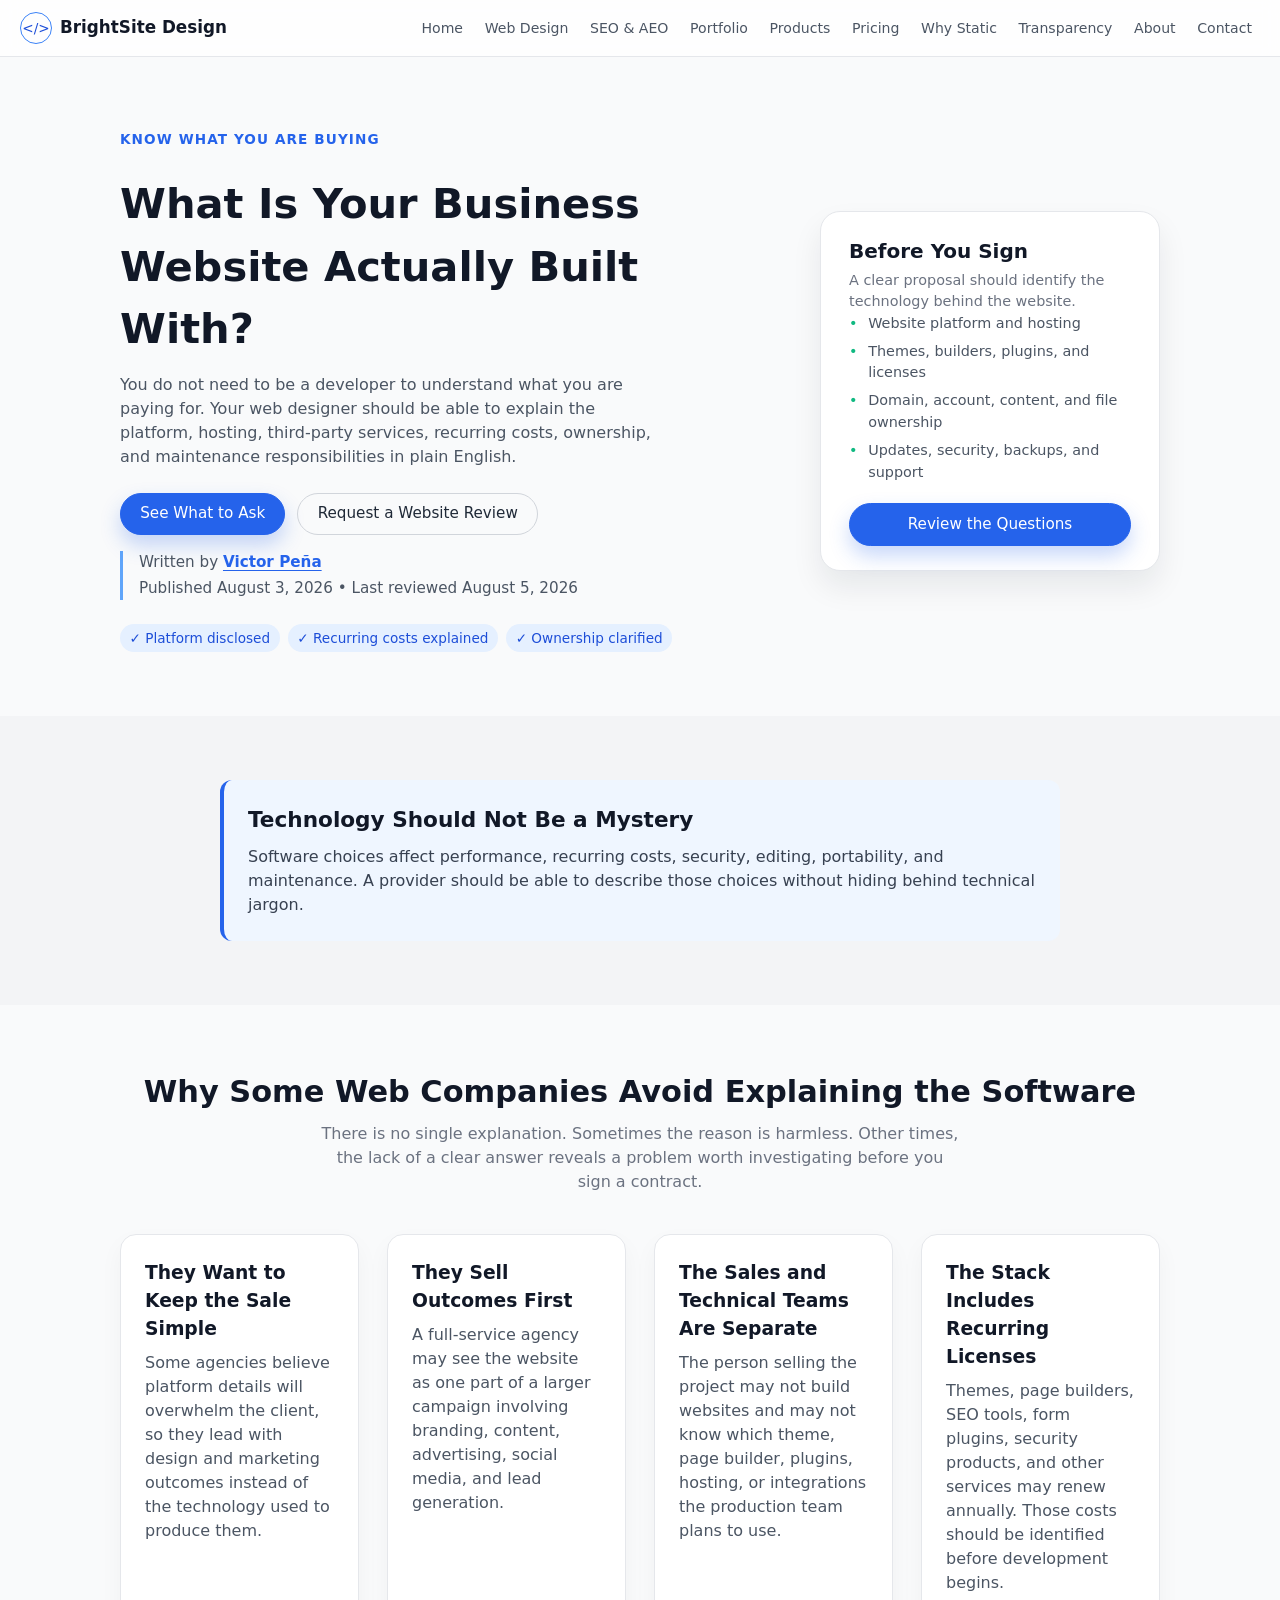
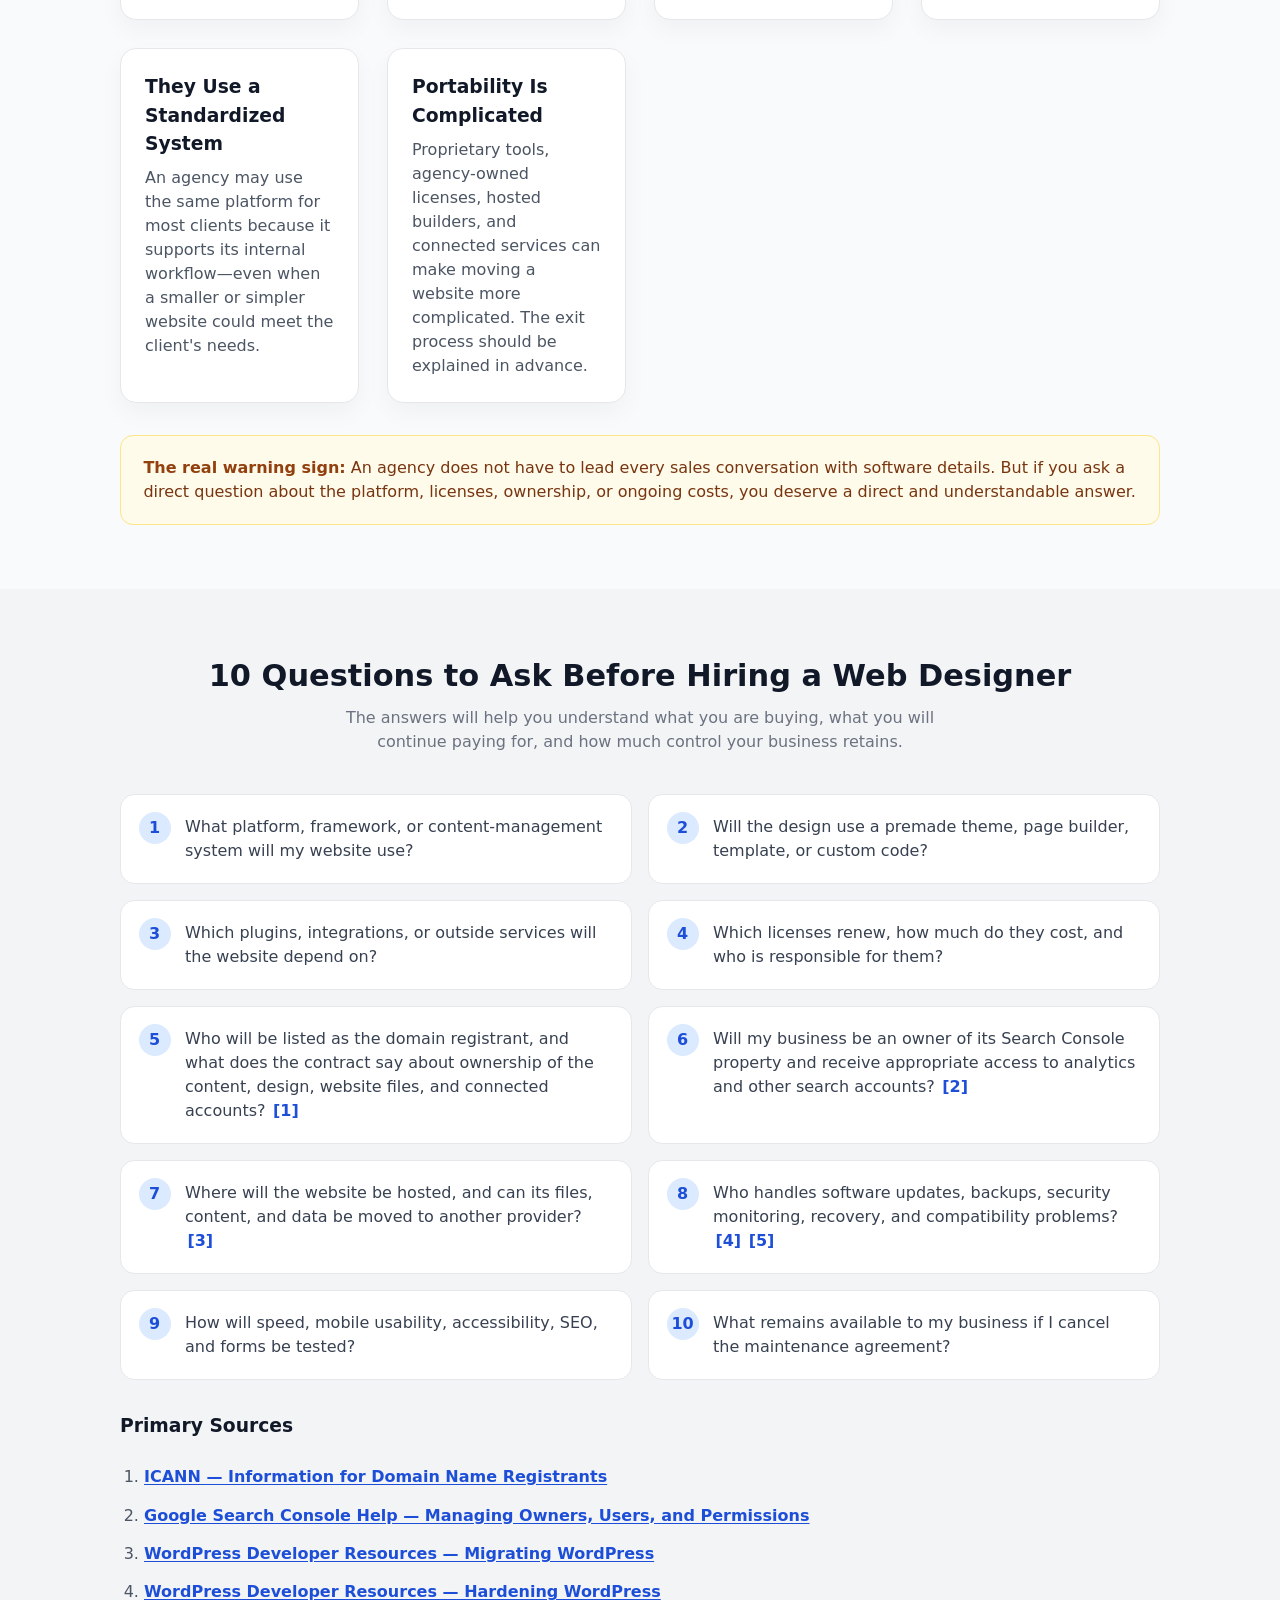
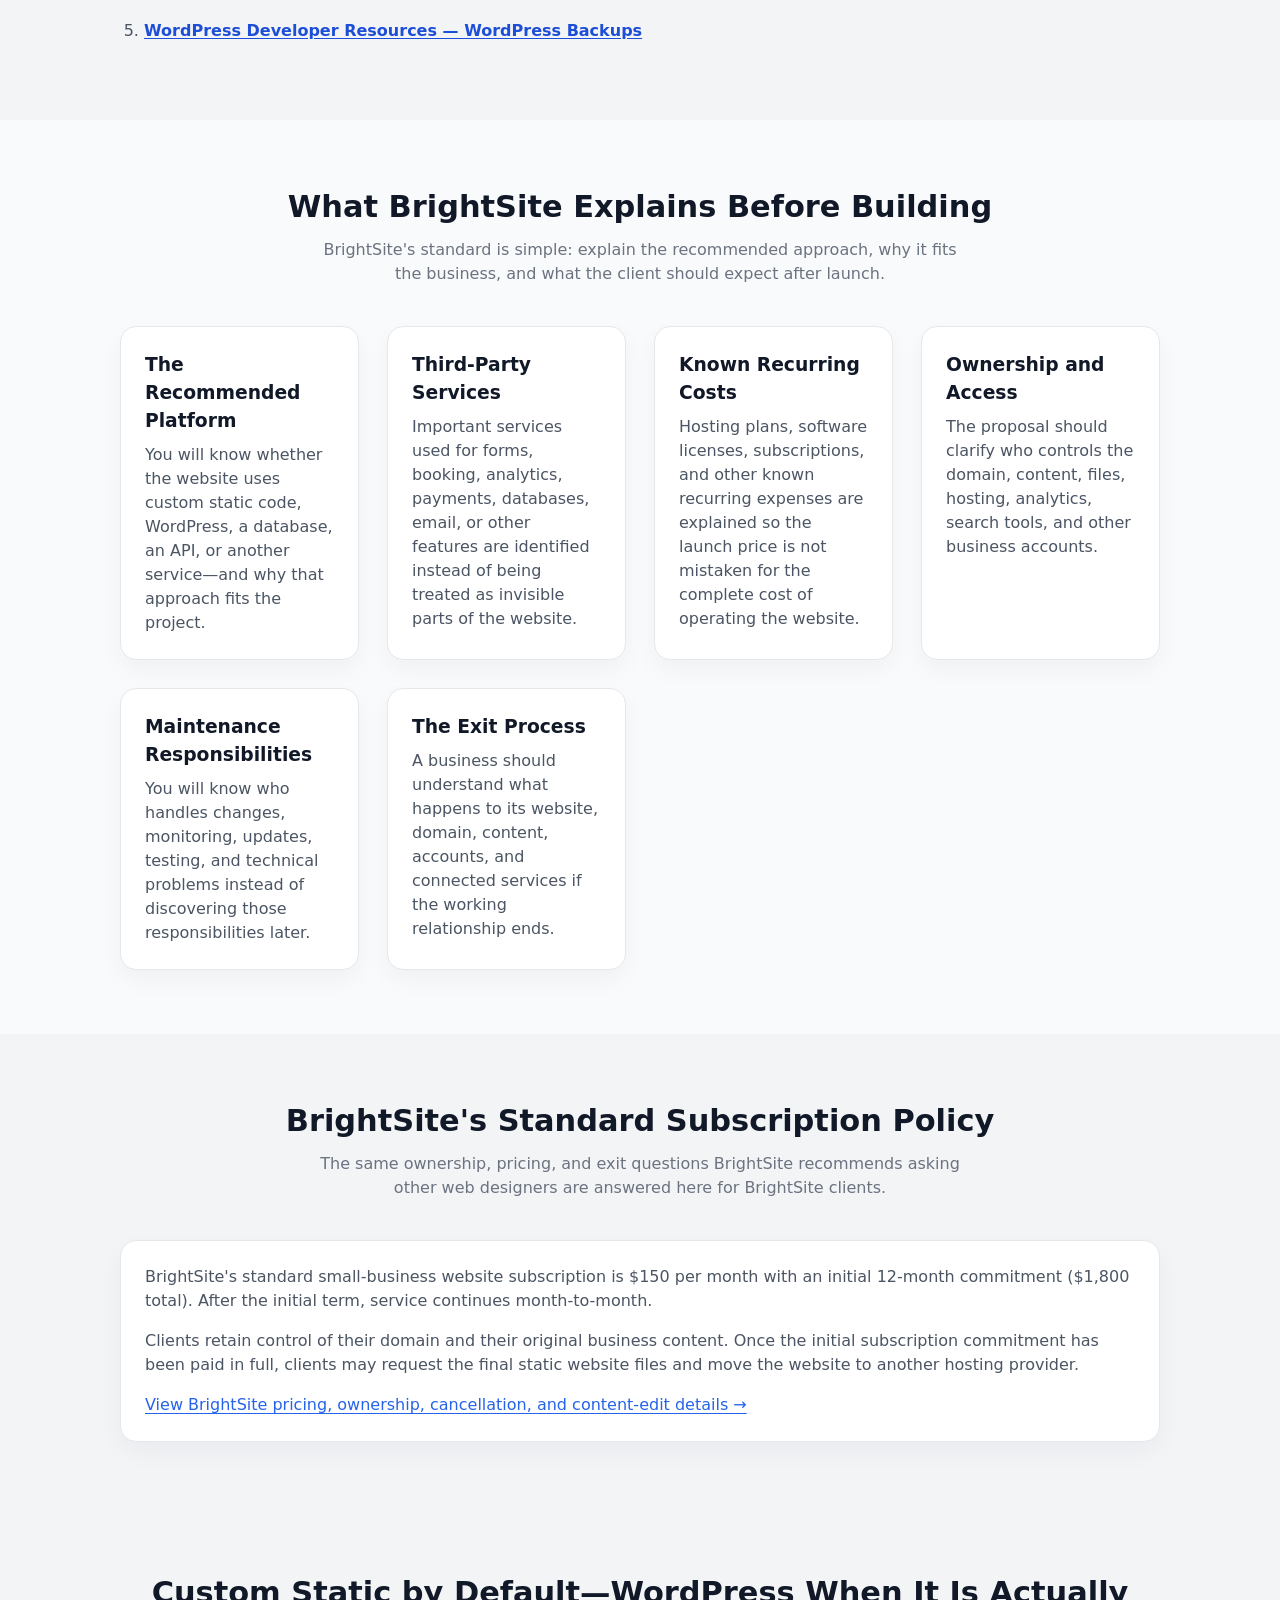
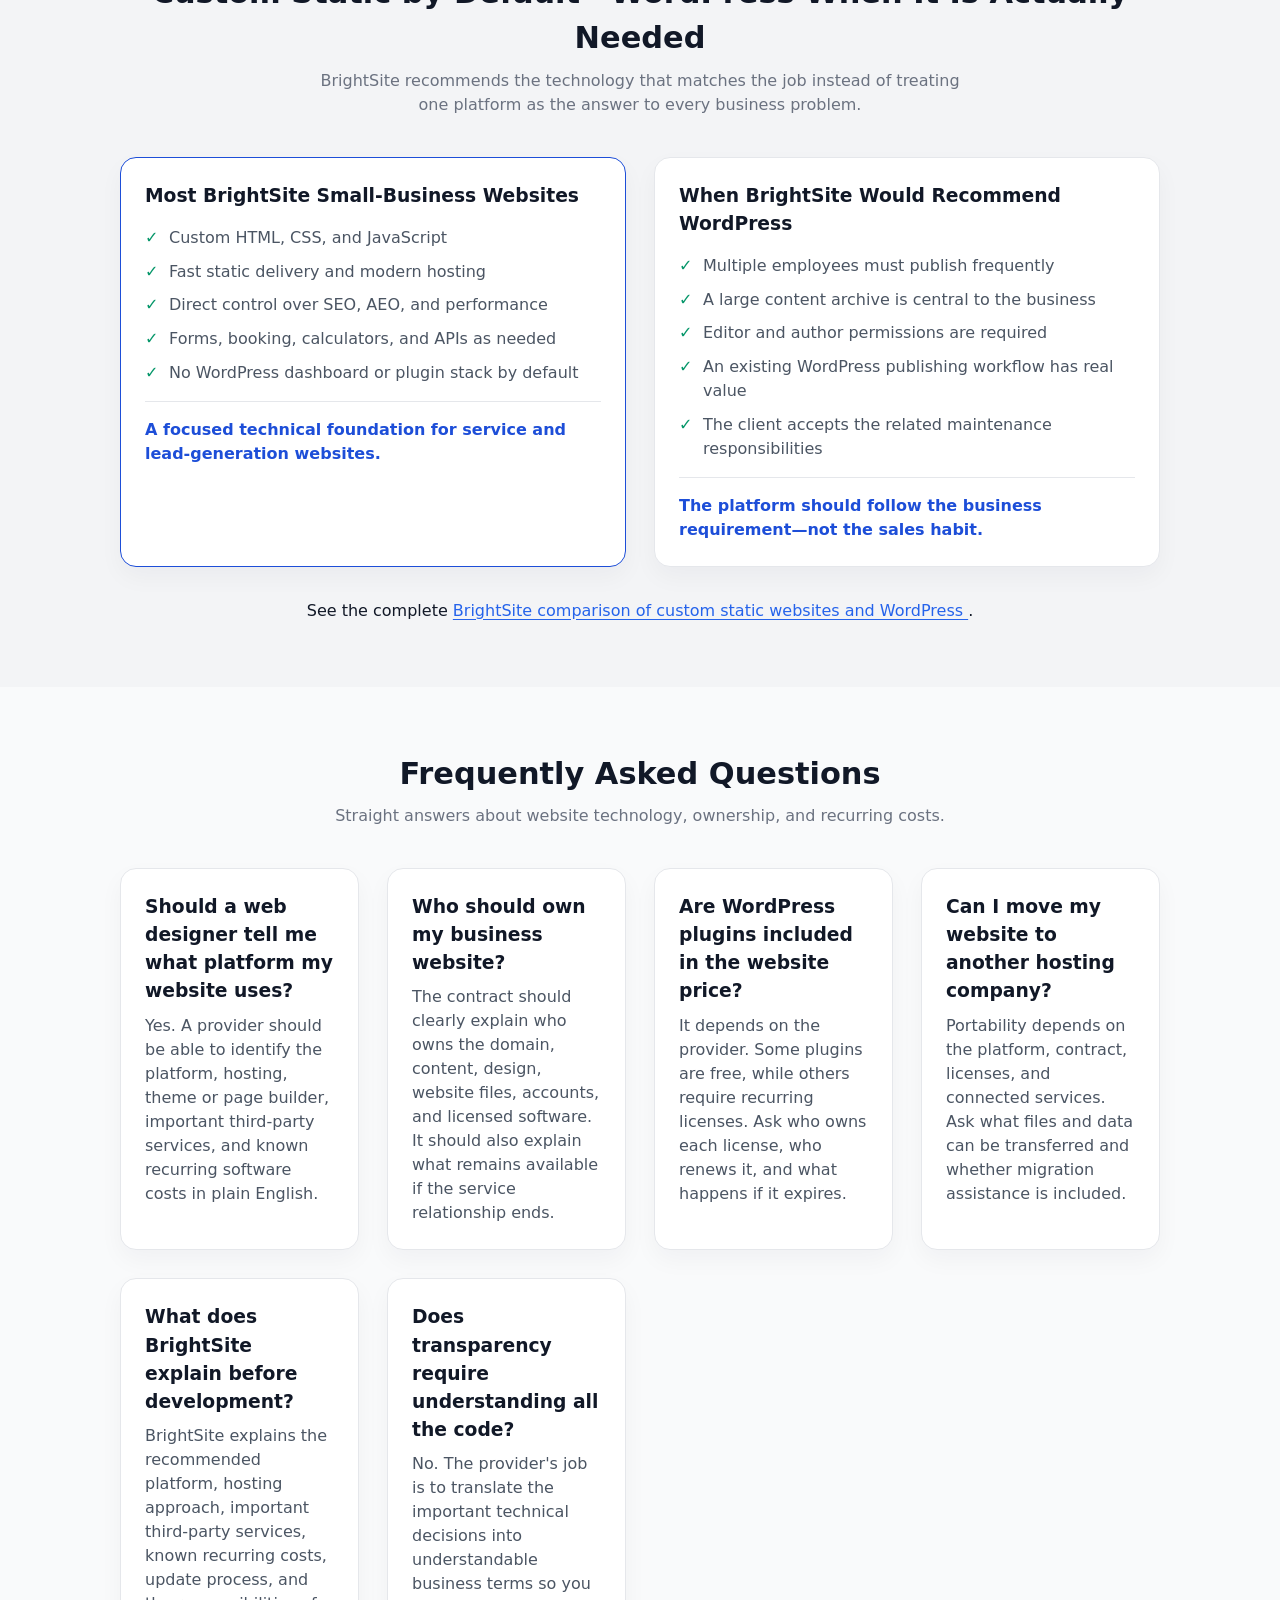
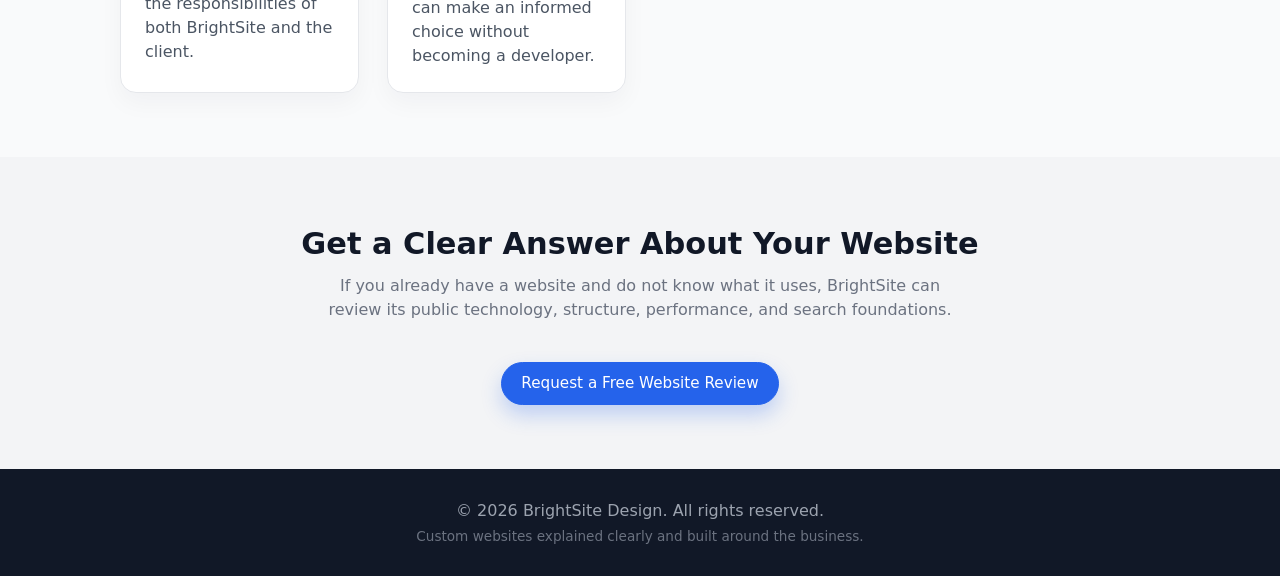
<file: website-technology-transparency.html>
<!DOCTYPE html>
<html lang="en">
<head>
  <meta charset="utf-8">
  <meta name="viewport" content="width=device-width, initial-scale=1">

  <title>Questions to Ask a Web Designer | BrightSite Design</title>

  <meta
    name="description"
    content="Learn what to ask before hiring a web designer, including the platform, hosting, software licenses, ownership, maintenance, and recurring costs."
  >

  <link
    rel="canonical"
    href="https://brightsite.design/website-technology-transparency"
  >
  <link rel="icon" href="/webBiz.svg" type="image/svg+xml">

  <meta property="og:type" content="article">
  <meta property="og:site_name" content="BrightSite Design">
  <meta
    property="og:title"
    content="What Is Your Business Website Actually Built With?"
  >
  <meta
    property="og:description"
    content="Your web designer should be able to explain your website's platform, costs, ownership, maintenance, and limitations in plain English."
  >
  <meta
    property="og:url"
    content="https://brightsite.design/website-technology-transparency"
  >
  <meta
    property="og:image"
    content="https://brightsite.design/images/brightsite-design-og.jpg"
  >
  <meta property="og:image:width" content="1200">
  <meta property="og:image:height" content="630">
  <meta
    property="og:image:alt"
    content="BrightSite Design — transparent small-business web development"
  >

  <meta name="twitter:card" content="summary_large_image">
  <meta
    name="twitter:title"
    content="What Is Your Business Website Actually Built With?"
  >
  <meta
    name="twitter:description"
    content="Know the platform, ownership, recurring costs, and maintenance responsibilities before you buy a business website."
  >
  <meta
    name="twitter:image"
    content="https://brightsite.design/images/brightsite-design-og.jpg"
  >
  <meta
    name="twitter:image:alt"
    content="BrightSite Design — transparent small-business web development"
  >

  <script type="application/ld+json">
  {
    "@context": "https://schema.org",
    "@graph": [
      {
        "@type": "WebPage",
        "@id": "https://brightsite.design/website-technology-transparency#webpage",
        "url": "https://brightsite.design/website-technology-transparency",
        "name": "Website Technology Transparency | BrightSite Design",
        "description": "Questions business owners should ask about a website's platform, hosting, software licenses, ownership, maintenance, and recurring costs.",
        "isPartOf": {
          "@id": "https://brightsite.design/#website"
        },
        "about": [
          {
            "@type": "Thing",
            "name": "Website technology"
          },
          {
            "@type": "Thing",
            "name": "Website ownership"
          },
          {
            "@type": "Thing",
            "name": "Web design transparency"
          }
        ],
        "inLanguage": "en-US"
      },
      {
        "@type": "Article",
        "@id": "https://brightsite.design/website-technology-transparency#article",
        "url": "https://brightsite.design/website-technology-transparency",
        "mainEntityOfPage": {
          "@id": "https://brightsite.design/website-technology-transparency#webpage"
        },
        "headline": "What Is Your Business Website Actually Built With?",
        "description": "Learn what to ask before hiring a web designer, including the platform, hosting, software licenses, ownership, maintenance, and recurring costs.",
        "image": "https://brightsite.design/images/brightsite-design-og.jpg",
        "datePublished": "2026-08-03",
        "dateModified": "2026-08-05",
        "author": {
          "@type": "Person",
          "@id": "https://brightsite.design/about#victor-pena",
          "name": "Victor Peña",
          "url": "https://brightsite.design/about"
        },
        "publisher": {
          "@type": "Organization",
          "@id": "https://brightsite.design/#organization",
          "name": "BrightSite Design",
          "url": "https://brightsite.design/"
        },
        "inLanguage": "en-US"
      },
      {
        "@type": "BreadcrumbList",
        "@id": "https://brightsite.design/website-technology-transparency#breadcrumb",
        "itemListElement": [
          {
            "@type": "ListItem",
            "position": 1,
            "name": "Home",
            "item": "https://brightsite.design/"
          },
          {
            "@type": "ListItem",
            "position": 2,
            "name": "Website Technology Transparency",
            "item": "https://brightsite.design/website-technology-transparency"
          }
        ]
      },
      {
        "@type": "FAQPage",
        "@id": "https://brightsite.design/website-technology-transparency#faq",
        "mainEntity": [
          {
            "@type": "Question",
            "name": "Should a web designer tell me what platform my website uses?",
            "acceptedAnswer": {
              "@type": "Answer",
              "text": "Yes. A web designer should be able to identify the platform, hosting, theme or page builder, important third-party services, and recurring software costs in plain English."
            }
          },
          {
            "@type": "Question",
            "name": "Who should own my business website?",
            "acceptedAnswer": {
              "@type": "Answer",
              "text": "The contract should clearly explain who owns the domain, content, design, website files, accounts, and licensed software. The business should also know what remains available if the service relationship ends."
            }
          },
          {
            "@type": "Question",
            "name": "Are WordPress plugins included in the website price?",
            "acceptedAnswer": {
              "@type": "Answer",
              "text": "It depends on the provider. Some WordPress plugins are free, while others require recurring licenses. A proposal should identify paid plugins, who owns each license, who renews it, and what happens if it expires."
            }
          },
          {
            "@type": "Question",
            "name": "Can I move my website to another hosting company?",
            "acceptedAnswer": {
              "@type": "Answer",
              "text": "Portability depends on the platform, contract, licenses, and services being used. Ask what files and data can be transferred, whether special software is required, and what migration support is included."
            }
          },
          {
            "@type": "Question",
            "name": "What does BrightSite explain before building a website?",
            "acceptedAnswer": {
              "@type": "Answer",
              "text": "BrightSite explains the recommended platform, hosting approach, important third-party services, known recurring costs, update process, and the responsibilities of both BrightSite and the client."
            }
          }
        ]
      }
    ]
  }
  </script>

  <link rel="stylesheet" href="css/styles.css">

  <style>
    .transparency-callout {
      max-width: 840px;
      margin: 0 auto;
      padding: 1.5rem;
      border-left: 4px solid #2563eb;
      border-radius: 0.75rem;
      background: #eff6ff;
    }

    .transparency-callout h2 {
      margin: 0 0 0.5rem;
      font-size: 1.35rem;
    }

    .transparency-callout p {
      margin: 0;
      color: #374151;
    }

    .check-list {
      list-style: none;
      margin: 1rem 0 0;
      padding: 0;
      color: #4b5563;
    }

    .check-list li {
      position: relative;
      margin-bottom: 0.6rem;
      padding-left: 1.5rem;
    }

    .check-list li::before {
      content: "✓";
      position: absolute;
      left: 0;
      color: #059669;
      font-weight: 700;
    }

    .question-list {
      display: grid;
      grid-template-columns: repeat(2, minmax(0, 1fr));
      gap: 1rem;
      margin: 2rem 0 0;
      padding: 0;
      list-style: none;
      counter-reset: client-question;
    }

    .question-list li {
      position: relative;
      min-height: 100%;
      padding: 1.25rem 1.25rem 1.25rem 4rem;
      border: 1px solid #e5e7eb;
      border-radius: 0.9rem;
      background: #ffffff;
      color: #374151;
      counter-increment: client-question;
    }

    .question-list li::before {
      content: counter(client-question);
      position: absolute;
      top: 1.05rem;
      left: 1.1rem;
      display: grid;
      width: 2rem;
      height: 2rem;
      place-items: center;
      border-radius: 999px;
      background: #dbeafe;
      color: #1d4ed8;
      font-weight: 800;
    }

    .warning-box {
      margin-top: 2rem;
      padding: 1.25rem 1.4rem;
      border: 1px solid #fde68a;
      border-radius: 0.8rem;
      background: #fffbeb;
      color: #78350f;
    }

    .warning-box strong {
      color: #92400e;
    }

    .card-note {
      margin-top: 1rem !important;
      padding-top: 1rem;
      border-top: 1px solid #e5e7eb;
      font-weight: 600;
      color: #1d4ed8 !important;
    }

    .text-link {
      color: #1d4ed8;
      text-decoration: underline;
      text-underline-offset: 0.15em;
    }

    .centered-copy {
      margin: 2rem 0 0;
      text-align: center;
    }

    .centered-action {
      text-align: center;
    }

    @media (max-width: 720px) {
      .question-list {
        grid-template-columns: 1fr;
      }
    }
  </style>
</head>

<body>
  <header class="site-header">
    <div class="container header-inner">
      <a class="logo" href="/" aria-label="BrightSite Design homepage">
        <span class="logo-mark">&lt;/&gt;</span>
        <span class="logo-text">BrightSite Design</span>
      </a>

      <nav class="nav" aria-label="Main navigation">
        <button
          class="nav-toggle"
          type="button"
          aria-label="Toggle navigation"
          aria-expanded="false"
          aria-controls="primary-navigation"
        >
          ☰
        </button>

        <ul class="nav-links" id="primary-navigation">
          <li><a href="/">Home</a></li>
          <li><a href="/web-design-san-antonio">Web Design</a></li>
          <li><a href="/seo-aeo-keyword-research">SEO &amp; AEO</a></li>
          <li><a href="/#portfolio">Portfolio</a></li>
        <li><a href="/products">Products</a></li>
          <li><a href="/pricing">Pricing</a></li>
          <li><a href="/wordpress-vs-static-websites">Why Static</a></li>
          <li><a href="/website-technology-transparency">Transparency</a></li>
          <li><a href="/about">About</a></li>
          <li><a href="/#contact">Contact</a></li>
        </ul>
      </nav>
    </div>
  </header>

  <main>
    <section class="hero">
      <div class="container hero-inner">
        <div class="hero-text">
          <p class="about-label">Know what you are buying</p>

          <h1>What Is Your Business Website Actually Built With?</h1>

          <p>
            You do not need to be a developer to understand what you are
            paying for. Your web designer should be able to explain the
            platform, hosting, third-party services, recurring costs,
            ownership, and maintenance responsibilities in plain English.
          </p>

          <div class="hero-actions">
            <a href="#questions" class="btn btn-primary">
              See What to Ask
            </a>

            <a href="/#contact" class="btn btn-outline">
              Request a Website Review
            </a>
          </div>

          <div class="article-meta" aria-label="Article information">
            <p>
              Written by
              <a href="/about" rel="author">Victor Peña</a>
            </p>

            <p>
              <time datetime="2026-08-03">Published August 3, 2026</time>
              <span aria-hidden="true"> • </span>
              <time datetime="2026-08-05">Last reviewed August 5, 2026</time>
            </p>
          </div>

          <div class="hero-badges">
            <span>✓ Platform disclosed</span>
            <span>✓ Recurring costs explained</span>
            <span>✓ Ownership clarified</span>
          </div>
        </div>

        <aside class="hero-card" aria-label="Questions to ask before signing">
          <div class="hero-card-header">
            <h2>Before You Sign</h2>
            <p>A clear proposal should identify the technology behind the website.</p>
          </div>

          <ul class="hero-card-list">
            <li>Website platform and hosting</li>
            <li>Themes, builders, plugins, and licenses</li>
            <li>Domain, account, content, and file ownership</li>
            <li>Updates, security, backups, and support</li>
          </ul>

          <a href="#questions" class="btn btn-primary btn-full">
            Review the Questions
          </a>
        </aside>
      </div>
    </section>

    <section class="section section-muted">
      <div class="container">
        <div class="transparency-callout">
          <h2>Technology Should Not Be a Mystery</h2>

          <p>
            Software choices affect performance, recurring costs, security,
            editing, portability, and maintenance. A provider should be able to
            describe those choices without hiding behind technical jargon.
          </p>
        </div>
      </div>
    </section>

    <section class="section">
      <div class="container">
        <h2 class="section-title">
          Why Some Web Companies Avoid Explaining the Software
        </h2>

        <p class="section-subtitle">
          There is no single explanation. Sometimes the reason is harmless.
          Other times, the lack of a clear answer reveals a problem worth
          investigating before you sign a contract.
        </p>

        <div class="grid services-grid">
          <article class="card">
            <h3>They Want to Keep the Sale Simple</h3>

            <p>
              Some agencies believe platform details will overwhelm the client,
              so they lead with design and marketing outcomes instead of the
              technology used to produce them.
            </p>
          </article>

          <article class="card">
            <h3>They Sell Outcomes First</h3>

            <p>
              A full-service agency may see the website as one part of a larger
              campaign involving branding, content, advertising, social media,
              and lead generation.
            </p>
          </article>

          <article class="card">
            <h3>The Sales and Technical Teams Are Separate</h3>

            <p>
              The person selling the project may not build websites and may not
              know which theme, page builder, plugins, hosting, or integrations
              the production team plans to use.
            </p>
          </article>

          <article class="card">
            <h3>The Stack Includes Recurring Licenses</h3>

            <p>
              Themes, page builders, SEO tools, form plugins, security products,
              and other services may renew annually. Those costs should be
              identified before development begins.
            </p>
          </article>

          <article class="card">
            <h3>They Use a Standardized System</h3>

            <p>
              An agency may use the same platform for most clients because it
              supports its internal workflow—even when a smaller or simpler
              website could meet the client's needs.
            </p>
          </article>

          <article class="card">
            <h3>Portability Is Complicated</h3>

            <p>
              Proprietary tools, agency-owned licenses, hosted builders, and
              connected services can make moving a website more complicated.
              The exit process should be explained in advance.
            </p>
          </article>
        </div>

        <div class="warning-box">
          <strong>The real warning sign:</strong>
          An agency does not have to lead every sales conversation with
          software details. But if you ask a direct question about the
          platform, licenses, ownership, or ongoing costs, you deserve a
          direct and understandable answer.
        </div>
      </div>
    </section>

    <section id="questions" class="section section-muted">
      <div class="container">
        <h2 class="section-title">
          10 Questions to Ask Before Hiring a Web Designer
        </h2>

        <p class="section-subtitle">
          The answers will help you understand what you are buying, what you
          will continue paying for, and how much control your business retains.
        </p>

        <ol class="question-list">
          <li>
            What platform, framework, or content-management system will my
            website use?
          </li>

          <li>
            Will the design use a premade theme, page builder, template, or
            custom code?
          </li>

          <li>
            Which plugins, integrations, or outside services will the website
            depend on?
          </li>

          <li>
            Which licenses renew, how much do they cost, and who is responsible
            for them?
          </li>

          <li>
            Who will be listed as the domain registrant, and what does the
            contract say about ownership of the content, design, website files,
            and connected accounts?

            <a
              class="citation-link"
              href="https://www.icann.org/registrants"
              target="_blank"
              rel="noopener noreferrer"
              aria-label="Read primary source 1 about domain registrants"
            >[1]</a>
          </li>

          <li>
            Will my business be an owner of its Search Console property and
            receive appropriate access to analytics and other search accounts?

            <a
              class="citation-link"
              href="https://support.google.com/webmasters/answer/7687615"
              target="_blank"
              rel="noopener noreferrer"
              aria-label="Read primary source 2 about Search Console permissions"
            >[2]</a>
          </li>

          <li>
            Where will the website be hosted, and can its files, content, and
            data be moved to another provider?

            <a
              class="citation-link"
              href="https://developer.wordpress.org/advanced-administration/upgrade/migrating/"
              target="_blank"
              rel="noopener noreferrer"
              aria-label="Read primary source 3 about website migration"
            >[3]</a>
          </li>

          <li>
            Who handles software updates, backups, security monitoring,
            recovery, and compatibility problems?

            <a
              class="citation-link"
              href="https://developer.wordpress.org/advanced-administration/security/hardening/"
              target="_blank"
              rel="noopener noreferrer"
              aria-label="Read primary source 4 about WordPress security"
            >[4]</a>

            <a
              class="citation-link"
              href="https://developer.wordpress.org/advanced-administration/security/backup/"
              target="_blank"
              rel="noopener noreferrer"
              aria-label="Read primary source 5 about WordPress backups"
            >[5]</a>
          </li>

          <li>
            How will speed, mobile usability, accessibility, SEO, and forms be
            tested?
          </li>

          <li>
            What remains available to my business if I cancel the maintenance
            agreement?
          </li>
        </ol>

        <aside
          class="article-sources"
          aria-labelledby="transparency-sources-heading"
        >
          <h3 id="transparency-sources-heading">Primary Sources</h3>

          <ol class="source-list">
            <li>
              <a
                href="https://www.icann.org/registrants"
                target="_blank"
                rel="noopener noreferrer"
              >
                ICANN — Information for Domain Name Registrants
              </a>
            </li>

            <li>
              <a
                href="https://support.google.com/webmasters/answer/7687615"
                target="_blank"
                rel="noopener noreferrer"
              >
                Google Search Console Help — Managing Owners, Users, and
                Permissions
              </a>
            </li>

            <li>
              <a
                href="https://developer.wordpress.org/advanced-administration/upgrade/migrating/"
                target="_blank"
                rel="noopener noreferrer"
              >
                WordPress Developer Resources — Migrating WordPress
              </a>
            </li>

            <li>
              <a
                href="https://developer.wordpress.org/advanced-administration/security/hardening/"
                target="_blank"
                rel="noopener noreferrer"
              >
                WordPress Developer Resources — Hardening WordPress
              </a>
            </li>

            <li>
              <a
                href="https://developer.wordpress.org/advanced-administration/security/backup/"
                target="_blank"
                rel="noopener noreferrer"
              >
                WordPress Developer Resources — WordPress Backups
              </a>
            </li>
          </ol>
        </aside>
      </div>
    </section>

    <section class="section">
      <div class="container">
        <h2 class="section-title">What BrightSite Explains Before Building</h2>

        <p class="section-subtitle">
          BrightSite's standard is simple: explain the recommended approach,
          why it fits the business, and what the client should expect after
          launch.
        </p>

        <div class="grid services-grid">
          <article class="card">
            <h3>The Recommended Platform</h3>

            <p>
              You will know whether the website uses custom static code,
              WordPress, a database, an API, or another service—and why that
              approach fits the project.
            </p>
          </article>

          <article class="card">
            <h3>Third-Party Services</h3>

            <p>
              Important services used for forms, booking, analytics, payments,
              databases, email, or other features are identified instead of
              being treated as invisible parts of the website.
            </p>
          </article>

          <article class="card">
            <h3>Known Recurring Costs</h3>

            <p>
              Hosting plans, software licenses, subscriptions, and other known
              recurring expenses are explained so the launch price is not
              mistaken for the complete cost of operating the website.
            </p>
          </article>

          <article class="card">
            <h3>Ownership and Access</h3>

            <p>
              The proposal should clarify who controls the domain, content,
              files, hosting, analytics, search tools, and other business
              accounts.
            </p>
          </article>

          <article class="card">
            <h3>Maintenance Responsibilities</h3>

            <p>
              You will know who handles changes, monitoring, updates, testing,
              and technical problems instead of discovering those
              responsibilities later.
            </p>
          </article>

          <article class="card">
            <h3>The Exit Process</h3>

            <p>
              A business should understand what happens to its website, domain,
              content, accounts, and connected services if the working
              relationship ends.
            </p>
          </article>
        </div>
      </div>
    </section>

    <section class="section section-muted">
      <div class="container">
        <h2 class="section-title">BrightSite's Standard Subscription Policy</h2>
        <p class="section-subtitle">
          The same ownership, pricing, and exit questions BrightSite recommends
          asking other web designers are answered here for BrightSite clients.
        </p>

        <article class="card">
          <p>
            BrightSite's standard small-business website subscription is $150 per
            month with an initial 12-month commitment ($1,800 total). After the
            initial term, service continues month-to-month.
          </p>
          <p style="margin-top: 1rem;">
            Clients retain control of their domain and their original business
            content. Once the initial subscription commitment has been paid in
            full, clients may request the final static website files and move the
            website to another hosting provider.
          </p>
          <p style="margin-top: 1rem;">
            <a href="/pricing">
              View BrightSite pricing, ownership, cancellation, and content-edit details →
            </a>
          </p>
        </article>
      </div>
    </section>

    <section class="section section-muted">
      <div class="container">
        <h2 class="section-title">
          Custom Static by Default—WordPress When It Is Actually Needed
        </h2>

        <p class="section-subtitle">
          BrightSite recommends the technology that matches the job instead of
          treating one platform as the answer to every business problem.
        </p>

        <div class="grid pricing-grid">
          <article class="card card-highlight">
            <h3>Most BrightSite Small-Business Websites</h3>

            <ul class="check-list">
              <li>Custom HTML, CSS, and JavaScript</li>
              <li>Fast static delivery and modern hosting</li>
              <li>Direct control over SEO, AEO, and performance</li>
              <li>Forms, booking, calculators, and APIs as needed</li>
              <li>No WordPress dashboard or plugin stack by default</li>
            </ul>

            <p class="card-note">
              A focused technical foundation for service and lead-generation
              websites.
            </p>
          </article>

          <article class="card">
            <h3>When BrightSite Would Recommend WordPress</h3>

            <ul class="check-list">
              <li>Multiple employees must publish frequently</li>
              <li>A large content archive is central to the business</li>
              <li>Editor and author permissions are required</li>
              <li>An existing WordPress publishing workflow has real value</li>
              <li>The client accepts the related maintenance responsibilities</li>
            </ul>

            <p class="card-note">
              The platform should follow the business requirement—not the
              sales habit.
            </p>
          </article>
        </div>

        <p class="centered-copy">
          See the complete
          <a class="text-link" href="/wordpress-vs-static-websites">
            BrightSite comparison of custom static websites and WordPress
          </a>.
        </p>
      </div>
    </section>

    <section class="section">
      <div class="container">
        <h2 class="section-title">Frequently Asked Questions</h2>

        <p class="section-subtitle">
          Straight answers about website technology, ownership, and recurring
          costs.
        </p>

        <div class="grid services-grid">
          <article class="card">
            <h3>Should a web designer tell me what platform my website uses?</h3>

            <p>
              Yes. A provider should be able to identify the platform, hosting,
              theme or page builder, important third-party services, and known
              recurring software costs in plain English.
            </p>
          </article>

          <article class="card">
            <h3>Who should own my business website?</h3>

            <p>
              The contract should clearly explain who owns the domain, content,
              design, website files, accounts, and licensed software. It should
              also explain what remains available if the service relationship
              ends.
            </p>
          </article>

          <article class="card">
            <h3>Are WordPress plugins included in the website price?</h3>

            <p>
              It depends on the provider. Some plugins are free, while others
              require recurring licenses. Ask who owns each license, who renews
              it, and what happens if it expires.
            </p>
          </article>

          <article class="card">
            <h3>Can I move my website to another hosting company?</h3>

            <p>
              Portability depends on the platform, contract, licenses, and
              connected services. Ask what files and data can be transferred
              and whether migration assistance is included.
            </p>
          </article>

          <article class="card">
            <h3>What does BrightSite explain before development?</h3>

            <p>
              BrightSite explains the recommended platform, hosting approach,
              important third-party services, known recurring costs, update
              process, and the responsibilities of both BrightSite and the
              client.
            </p>
          </article>

          <article class="card">
            <h3>Does transparency require understanding all the code?</h3>

            <p>
              No. The provider's job is to translate the important technical
              decisions into understandable business terms so you can make an
              informed choice without becoming a developer.
            </p>
          </article>
        </div>
      </div>
    </section>

    <section class="section section-muted">
      <div class="container">
        <h2 class="section-title">Get a Clear Answer About Your Website</h2>

        <p class="section-subtitle">
          If you already have a website and do not know what it uses, BrightSite
          can review its public technology, structure, performance, and search
          foundations.
        </p>

        <div class="centered-action">
          <a href="/#contact" class="btn btn-primary">
            Request a Free Website Review
          </a>
        </div>
      </div>
    </section>
  </main>

  <footer class="site-footer">
    <div class="container footer-inner">
      <p>
        © <span id="year">2026</span> BrightSite Design. All rights reserved.
      </p>

      <p class="small">
        Custom websites explained clearly and built around the business.
      </p>
    </div>
  </footer>

  <script src="/js/script.js"></script>
</body>
</html>
</file>
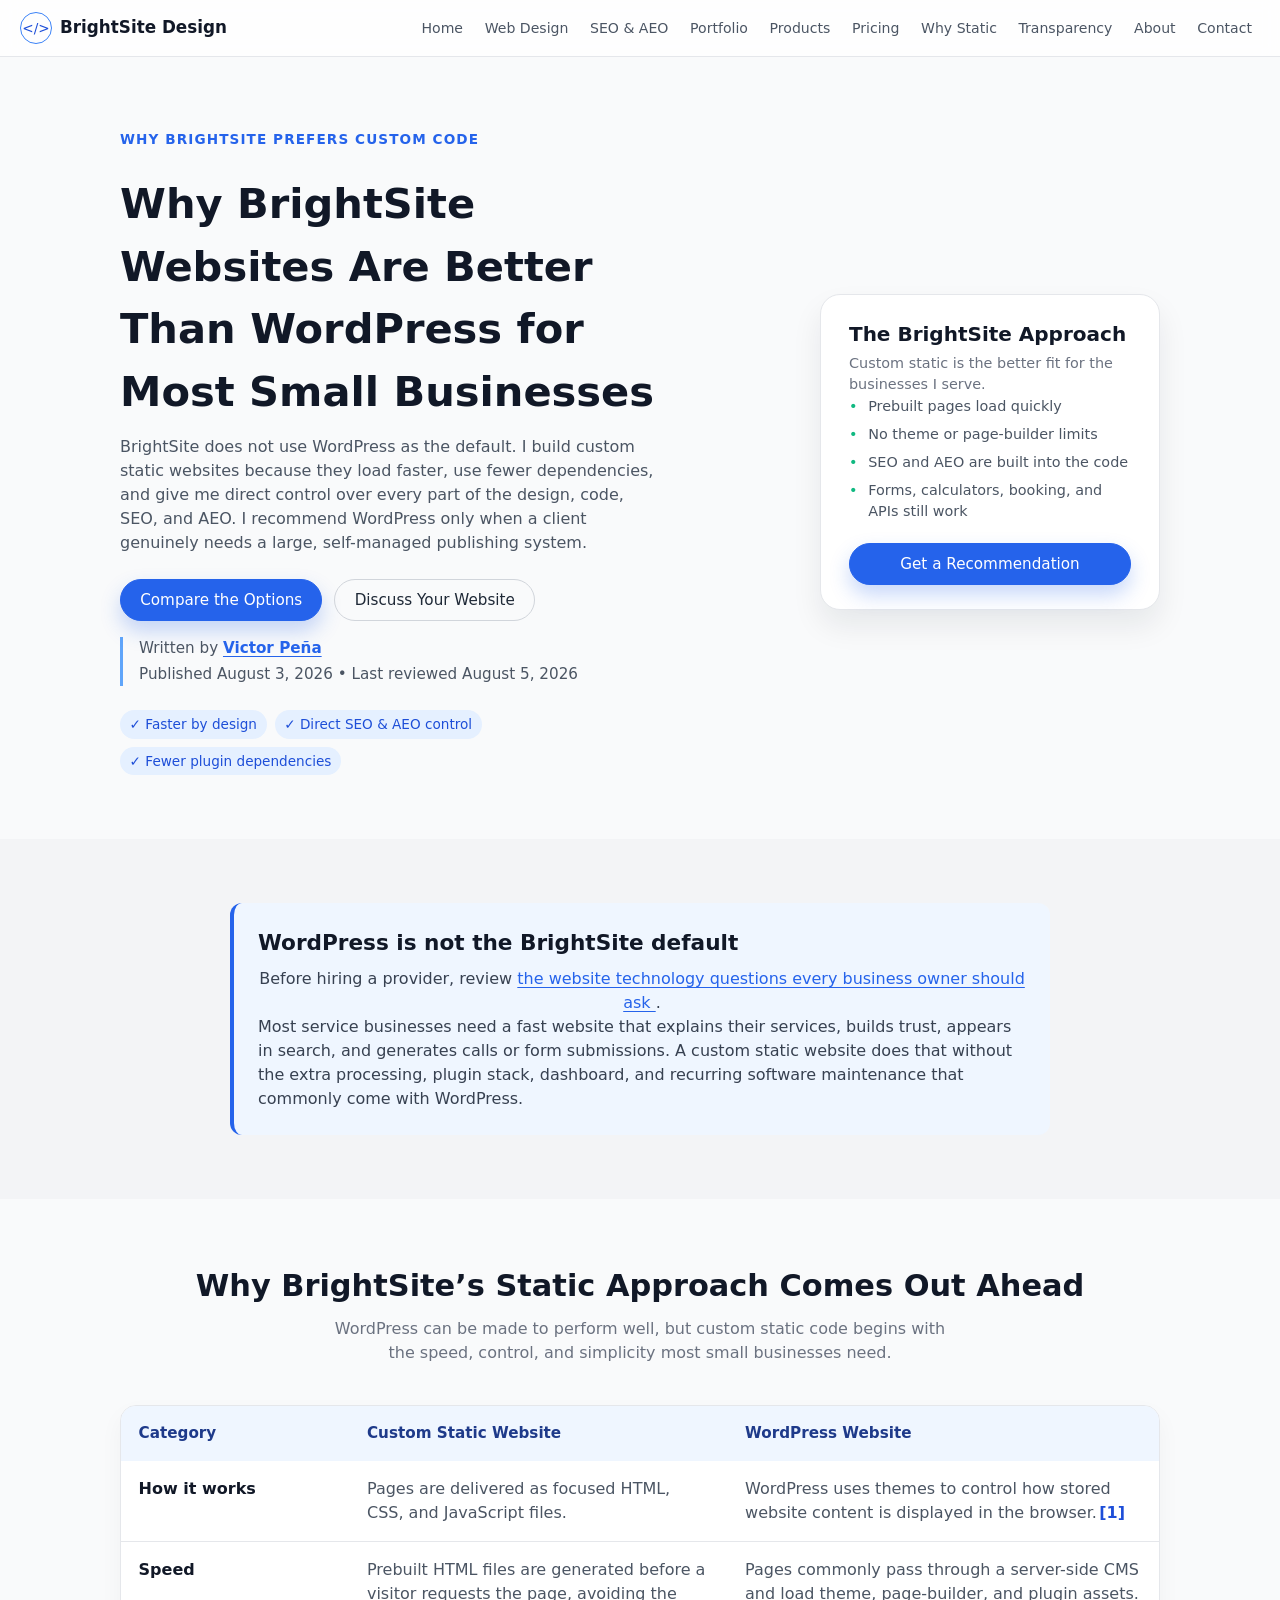
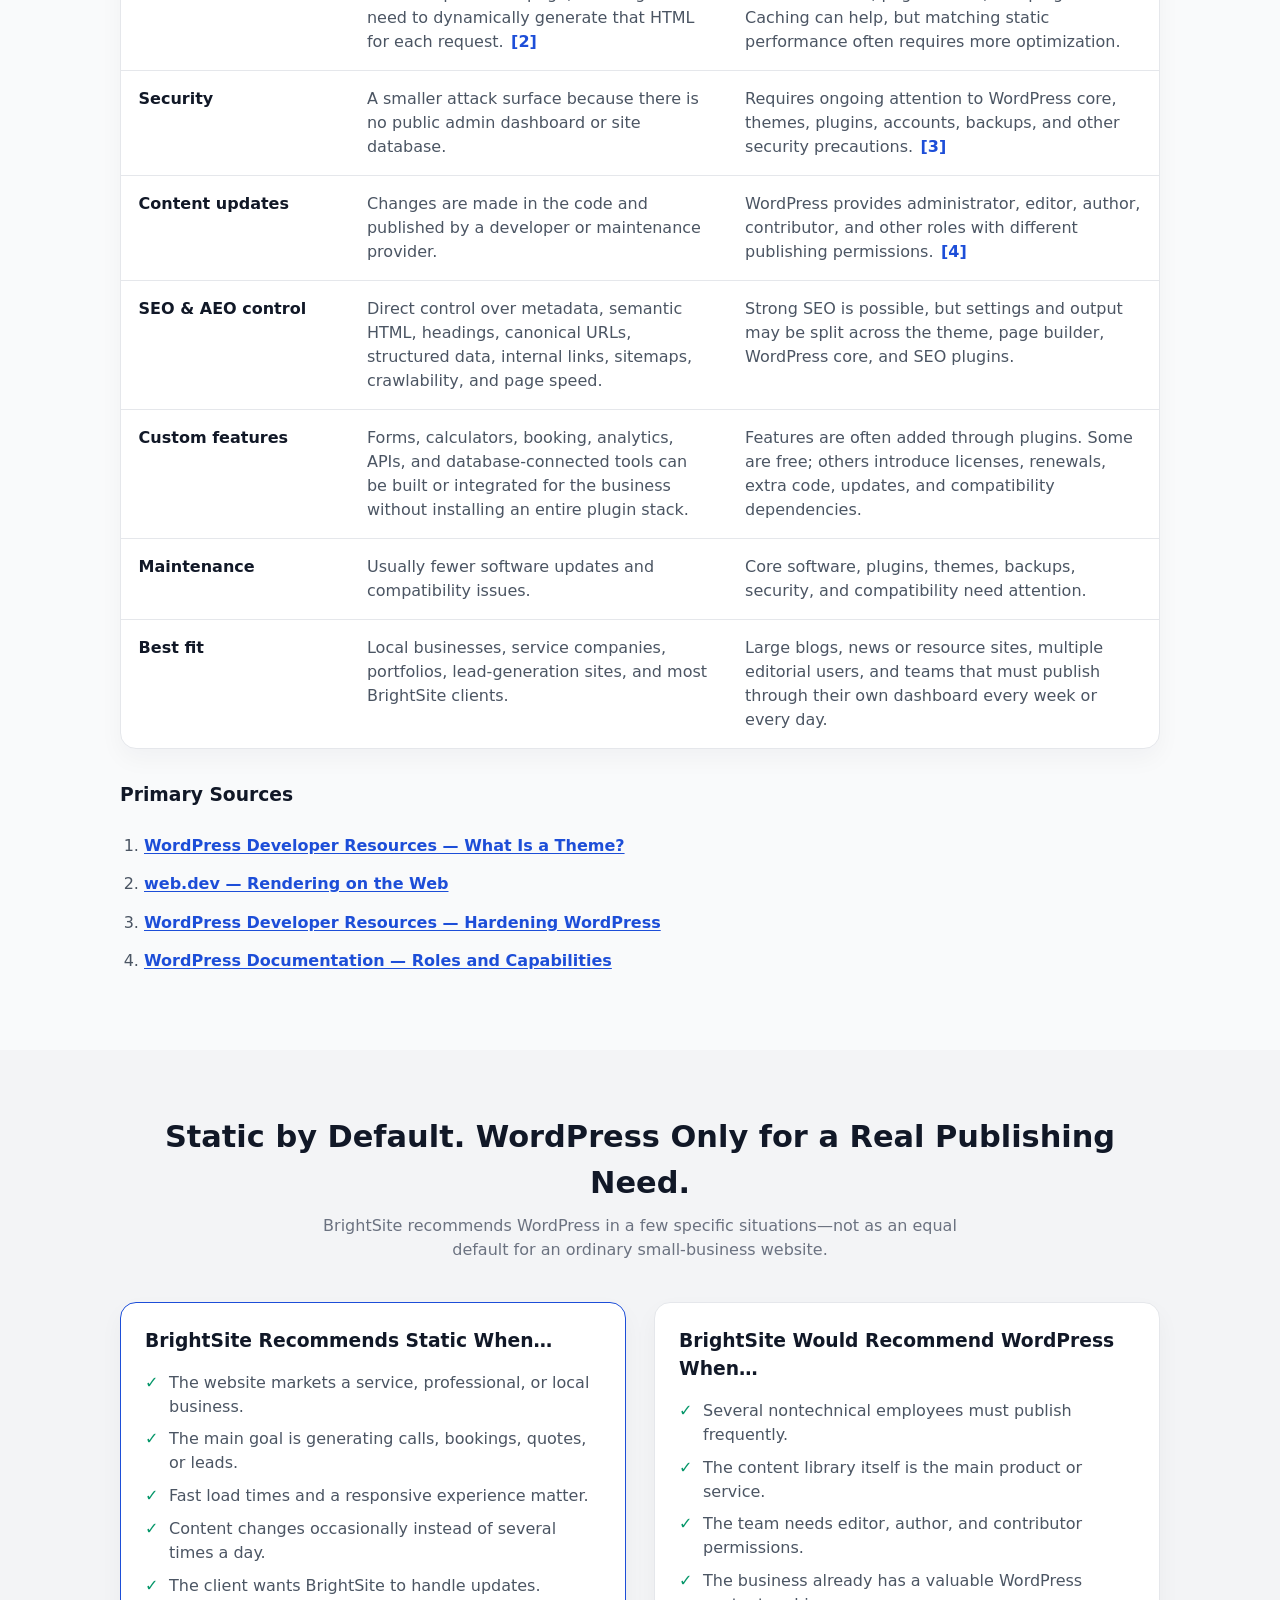
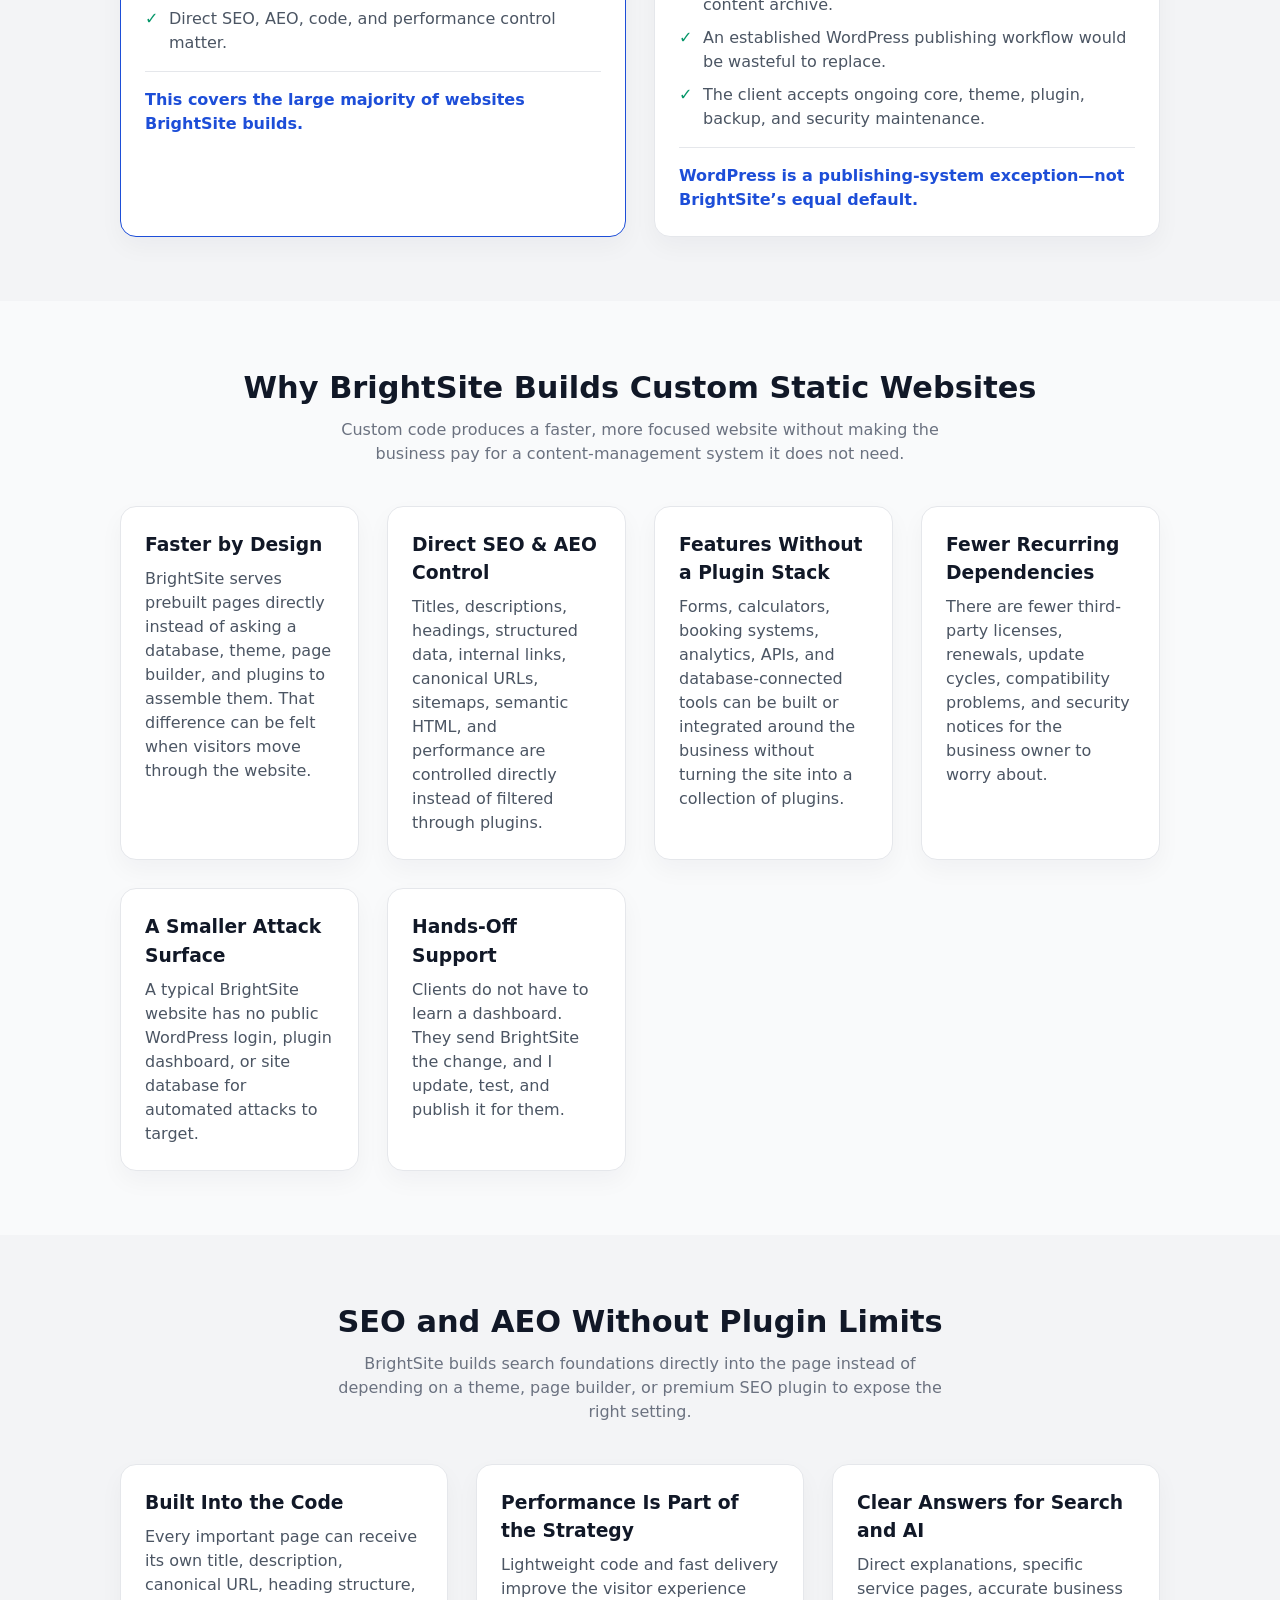
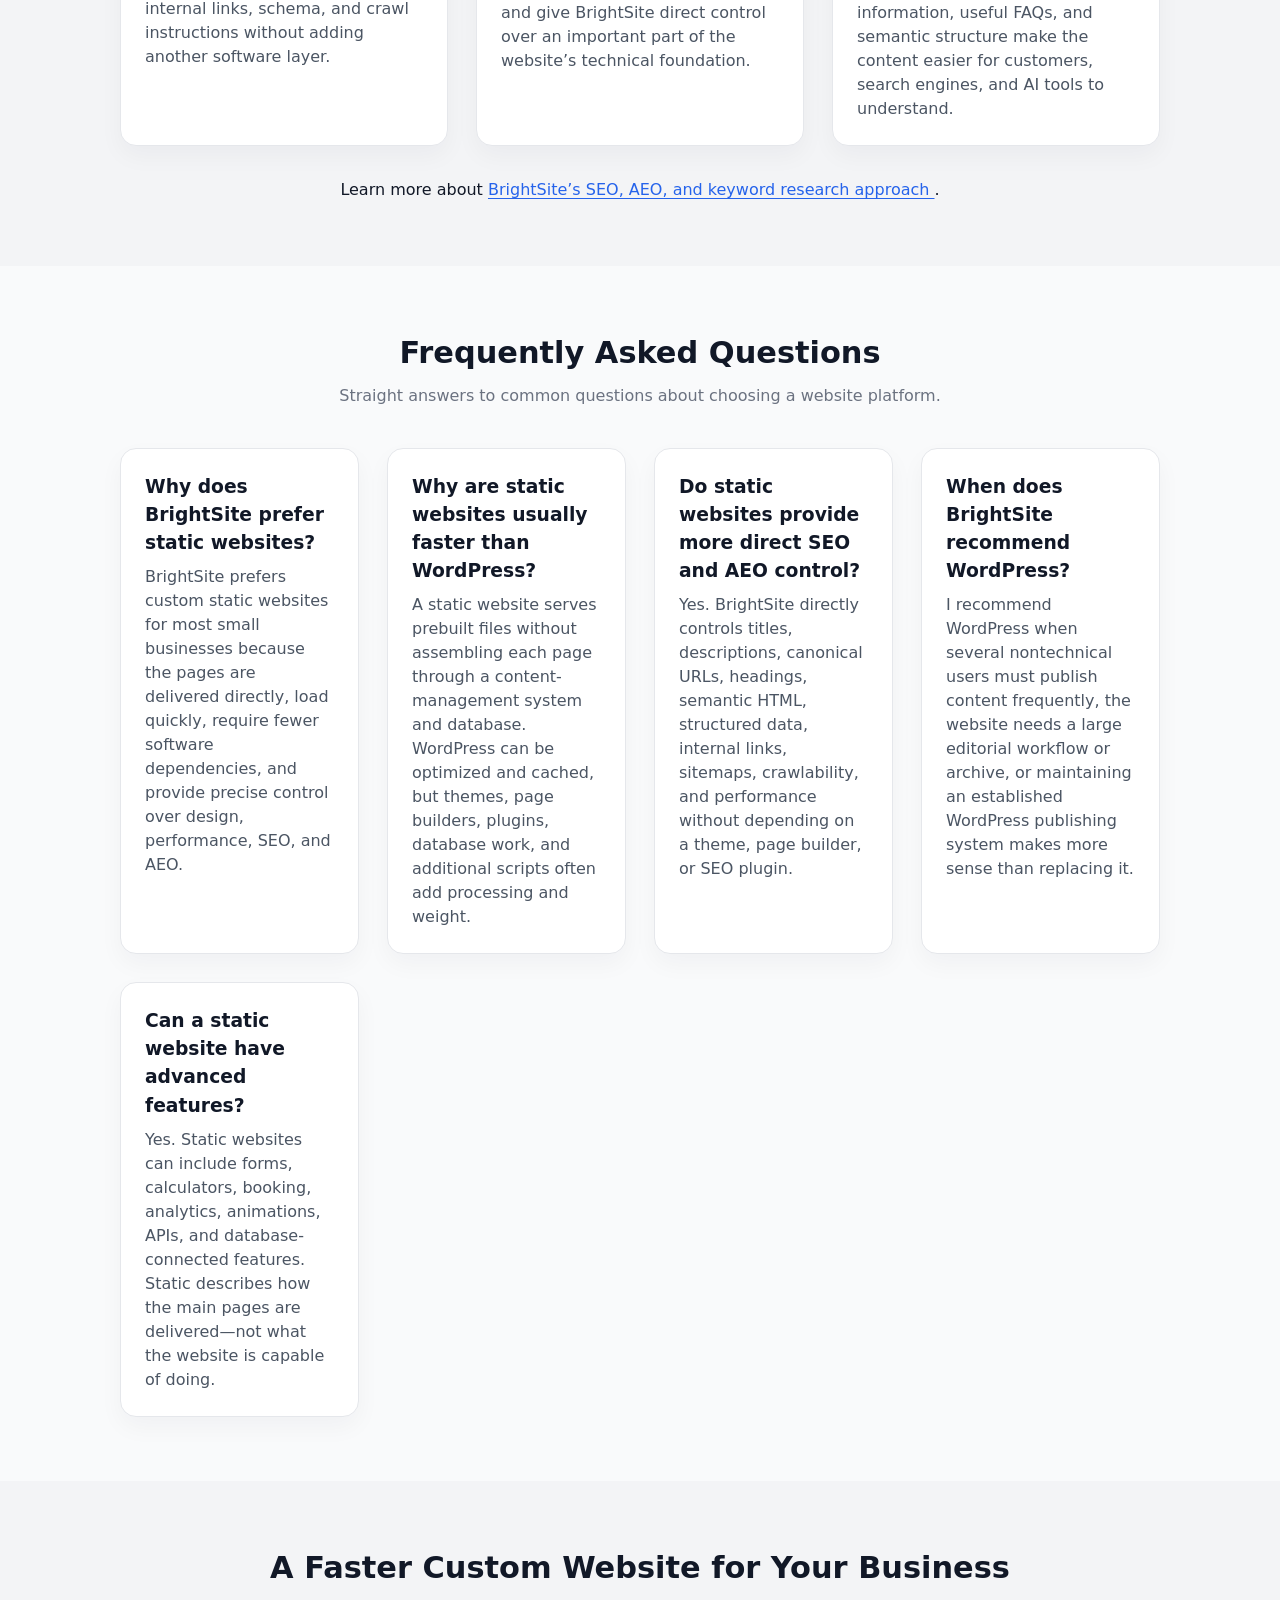
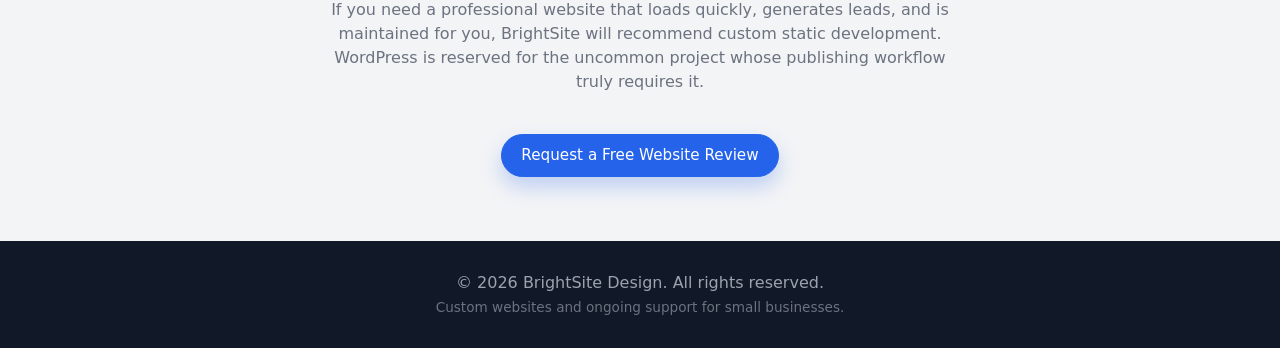
<file: wordpress-vs-static-websites.html>
<!DOCTYPE html>
<html lang="en">
<head>
  <meta charset="utf-8">
  <meta name="viewport" content="width=device-width, initial-scale=1">

  <title>Static Websites vs. WordPress | BrightSite Design</title>

  <meta
    name="description"
    content="See why BrightSite prefers faster custom static websites for small businesses and recommends WordPress only for content-heavy publishing needs."
  >

  <link
    rel="canonical"
    href="https://brightsite.design/wordpress-vs-static-websites"
  >
  <link rel="icon" href="/webBiz.svg" type="image/svg+xml">

  <meta property="og:type" content="article">
  <meta property="og:site_name" content="BrightSite Design">
  <meta
    property="og:title"
    content="Static Websites vs. WordPress | BrightSite Design"
  >
  <meta
    property="og:description"
    content="Why BrightSite prefers fast, custom static websites and only recommends WordPress for specific publishing needs."
  >
  <meta
    property="og:url"
    content="https://brightsite.design/wordpress-vs-static-websites"
  >
  <meta
    property="og:image"
    content="https://brightsite.design/images/brightsite-design-og.jpg"
  >
  <meta property="og:image:width" content="1200">
  <meta property="og:image:height" content="630">
  <meta
    property="og:image:alt"
    content="BrightSite Design — custom small-business websites"
  >

  <meta name="twitter:card" content="summary_large_image">
  <meta
    name="twitter:title"
    content="Static Websites vs. WordPress | BrightSite Design"
  >
  <meta
    name="twitter:description"
    content="Why BrightSite prefers custom static websites for most small businesses."
  >
  <meta
    name="twitter:image"
    content="https://brightsite.design/images/brightsite-design-og.jpg"
  >
  <meta
    name="twitter:image:alt"
    content="BrightSite Design — custom small-business websites"
  >

  <script type="application/ld+json">
  {
    "@context": "https://schema.org",
    "@graph": [
      {
        "@type": "WebPage",
        "@id": "https://brightsite.design/wordpress-vs-static-websites#webpage",
        "url": "https://brightsite.design/wordpress-vs-static-websites",
        "name": "Static Websites vs. WordPress | BrightSite Design",
        "description": "Why BrightSite prefers custom static websites for most small businesses and recommends WordPress only for specific publishing needs.",
        "isPartOf": {
          "@id": "https://brightsite.design/#website"
        },
        "about": [
          { "@type": "Thing", "name": "WordPress" },
          { "@type": "Thing", "name": "Static websites" }
        ],
        "inLanguage": "en-US"
      },
        {
          "@type": "Article",
          "@id": "https://brightsite.design/wordpress-vs-static-websites#article",
          "url": "https://brightsite.design/wordpress-vs-static-websites",
          "mainEntityOfPage": {
            "@id": "https://brightsite.design/wordpress-vs-static-websites#webpage"
          },
          "headline": "Why BrightSite Websites Are Better Than WordPress for Most Small Businesses",
          "description": "See why BrightSite prefers faster custom static websites for small businesses and recommends WordPress only for content-heavy publishing needs.",
          "image": "https://brightsite.design/images/brightsite-design-og.jpg",
          "datePublished": "2026-08-03",
          "dateModified": "2026-08-05",
          "author": {
            "@type": "Person",
            "@id": "https://brightsite.design/about#victor-pena",
            "name": "Victor Peña",
            "url": "https://brightsite.design/about"
          },
          "publisher": {
            "@type": "Organization",
            "@id": "https://brightsite.design/#organization",
            "name": "BrightSite Design",
            "url": "https://brightsite.design/"
          },
          "inLanguage": "en-US"
        },
      {
        "@type": "BreadcrumbList",
        "@id": "https://brightsite.design/wordpress-vs-static-websites#breadcrumb",
        "itemListElement": [
          {
            "@type": "ListItem",
            "position": 1,
            "name": "Home",
            "item": "https://brightsite.design/"
          },
          {
            "@type": "ListItem",
            "position": 2,
            "name": "WordPress vs. Static Websites",
            "item": "https://brightsite.design/wordpress-vs-static-websites"
          }
        ]
      },
      {
        "@type": "FAQPage",
        "@id": "https://brightsite.design/wordpress-vs-static-websites#faq",
        "mainEntity": [
          {
            "@type": "Question",
            "name": "Why does BrightSite prefer static websites?",
            "acceptedAnswer": {
              "@type": "Answer",
              "text": "BrightSite prefers custom static websites for most small businesses because the pages are delivered directly, load quickly, require fewer software dependencies, and provide precise control over design, performance, SEO, and AEO."
            }
          },
          {
            "@type": "Question",
            "name": "Why are static websites usually faster than WordPress?",
            "acceptedAnswer": {
              "@type": "Answer",
              "text": "A static website serves prebuilt files without assembling each page through a content management system and database. WordPress can be optimized and cached, but themes, page builders, plugins, database work, and additional scripts often create more processing and page weight."
            }
          },
          {
            "@type": "Question",
            "name": "Do static websites provide more direct SEO and AEO control?",
            "acceptedAnswer": {
              "@type": "Answer",
              "text": "Yes. BrightSite can directly control titles, descriptions, canonical URLs, headings, semantic HTML, structured data, internal links, sitemaps, crawlability, and performance without depending on a theme, page builder, or SEO plugin."
            }
          },
          {
            "@type": "Question",
            "name": "When does BrightSite recommend WordPress?",
            "acceptedAnswer": {
              "@type": "Answer",
              "text": "BrightSite recommends WordPress when several nontechnical users must publish content frequently, the website needs a large editorial workflow or content archive, or maintaining an established WordPress publishing system makes more sense than replacing it."
            }
          },
          {
            "@type": "Question",
            "name": "Can a static website have forms, calculators, booking, and database features?",
            "acceptedAnswer": {
              "@type": "Answer",
              "text": "Yes. Static websites can include forms, calculators, booking integrations, analytics, animations, APIs, and database-connected features. Static describes how the main pages are delivered, not what the website is capable of doing."
            }
          }
        ]
      }
    ]
  }
  </script>

  <link rel="stylesheet" href="css/styles.css">

  <style>
    .comparison-wrap {
      overflow-x: auto;
      margin-top: 2rem;
      border: 1px solid #e5e7eb;
      border-radius: 1rem;
      background: #ffffff;
      box-shadow: 0 10px 25px rgba(15, 23, 42, 0.04);
    }

    .comparison-table {
      width: 100%;
      min-width: 720px;
      border-collapse: collapse;
      text-align: left;
    }

    .comparison-table th,
    .comparison-table td {
      padding: 1rem 1.1rem;
      border-bottom: 1px solid #e5e7eb;
      vertical-align: top;
    }

    .comparison-table thead th {
      background: #eff6ff;
      color: #1e3a8a;
      font-size: 0.95rem;
    }

    .comparison-table tbody th {
      width: 22%;
      color: #111827;
    }

    .comparison-table td {
      color: #4b5563;
    }

    .comparison-table tr:last-child th,
    .comparison-table tr:last-child td {
      border-bottom: 0;
    }

    .verdict-box {
      max-width: 820px;
      margin: 0 auto;
      padding: 1.5rem;
      border-left: 4px solid #2563eb;
      border-radius: 0.75rem;
      background: #eff6ff;
    }

    .verdict-box h2 {
      margin: 0 0 0.5rem;
      font-size: 1.35rem;
    }

    .verdict-box p {
      margin: 0;
      color: #374151;
    }

    .check-list {
      list-style: none;
      margin: 1rem 0 0;
      padding: 0;
      color: #4b5563;
    }

    .check-list li {
      position: relative;
      margin-bottom: 0.55rem;
      padding-left: 1.5rem;
    }

    .check-list li::before {
      content: "✓";
      position: absolute;
      left: 0;
      color: #059669;
      font-weight: 700;
    }

    .card-note {
      margin-top: 1rem !important;
      padding-top: 1rem;
      border-top: 1px solid #e5e7eb;
      font-weight: 600;
      color: #1d4ed8 !important;
    }

    .text-link {
      color: #1d4ed8;
      text-decoration: underline;
      text-underline-offset: 0.15em;
    }

    .centered-copy {
      margin: 2rem 0 0;
      text-align: center;
    }

    .centered-action {
      text-align: center;
    }
  </style>
</head>

<body>
  <header class="site-header">
    <div class="container header-inner">
      <a class="logo" href="/" aria-label="BrightSite Design homepage">
        <span class="logo-mark">&lt;/&gt;</span>
        <span class="logo-text">BrightSite Design</span>
      </a>

      <nav class="nav" aria-label="Main navigation">
        <button
          class="nav-toggle"
          type="button"
          aria-label="Toggle navigation"
          aria-expanded="false"
          aria-controls="primary-navigation"
        >
          ☰
        </button>

        <ul class="nav-links" id="primary-navigation">
          <li><a href="/">Home</a></li>
          <li><a href="/web-design-san-antonio">Web Design</a></li>
          <li><a href="/seo-aeo-keyword-research">SEO &amp; AEO</a></li>
          <li><a href="/#portfolio">Portfolio</a></li>
        <li><a href="/products">Products</a></li>
          <li><a href="/pricing">Pricing</a></li>
          <li><a href="/wordpress-vs-static-websites">Why Static</a></li>
          <li><a href="/website-technology-transparency">Transparency</a></li>
          <li><a href="/about">About</a></li>
          <li><a href="/#contact">Contact</a></li>
        </ul>
      </nav>
    </div>
  </header>

  <main>
    <section class="hero">
      <div class="container hero-inner">
        <div class="hero-text">
          <p class="about-label">Why BrightSite prefers custom code</p>
          <h1>Why BrightSite Websites Are Better Than WordPress for Most Small Businesses</h1>
          <p>
            BrightSite does not use WordPress as the default. I build custom
            static websites because they load faster, use fewer dependencies,
            and give me direct control over every part of the design, code,
            SEO, and AEO. I recommend WordPress only when a client genuinely
            needs a large, self-managed publishing system.
          </p>

          <div class="hero-actions">
            <a href="#comparison" class="btn btn-primary">
              Compare the Options
            </a>
            <a href="/#contact" class="btn btn-outline">
              Discuss Your Website
            </a>
          </div>

          <div class="article-meta" aria-label="Article information">
            <p>
              Written by
              <a href="/about" rel="author">Victor Peña</a>
            </p>

            <p>
              <time datetime="2026-08-03">Published August 3, 2026</time>
              <span aria-hidden="true"> • </span>
              <time datetime="2026-08-05">Last reviewed August 5, 2026</time>
            </p>
          </div>

          <div class="hero-badges">
            <span>✓ Faster by design</span>
            <span>✓ Direct SEO &amp; AEO control</span>
            <span>✓ Fewer plugin dependencies</span>
          </div>
        </div>

        <aside class="hero-card" aria-label="Quick website recommendation">
          <div class="hero-card-header">
            <h2>The BrightSite Approach</h2>
            <p>Custom static is the better fit for the businesses I serve.</p>
          </div>

          <ul class="hero-card-list">
            <li>Prebuilt pages load quickly</li>
            <li>No theme or page-builder limits</li>
            <li>SEO and AEO are built into the code</li>
            <li>Forms, calculators, booking, and APIs still work</li>
          </ul>

          <a href="/#contact" class="btn btn-primary btn-full">
            Get a Recommendation
          </a>
        </aside>
      </div>
    </section>

    <section class="section section-muted">
      <div class="container">
        <div class="verdict-box">
          <h2>WordPress is not the BrightSite default</h2>
          <p class="centered-copy">
            Before hiring a provider, review
            <a class="text-link" href="/website-technology-transparency">
              the website technology questions every business owner should ask
            </a>.
          </p>
          <p>
            Most service businesses need a fast website that explains their
            services, builds trust, appears in search, and generates calls or
            form submissions. A custom static website does that without the
            extra processing, plugin stack, dashboard, and recurring software
            maintenance that commonly come with WordPress.
          </p>
        </div>
      </div>
    </section>

    <section id="comparison" class="section">
      <div class="container">
        <h2 class="section-title">Why BrightSite’s Static Approach Comes Out Ahead</h2>
        <p class="section-subtitle" id="comparison-description">
          WordPress can be made to perform well, but custom static code begins
          with the speed, control, and simplicity most small businesses need.
        </p>

        <div class="comparison-wrap">
          <table class="comparison-table" aria-describedby="comparison-description">
            <thead>
              <tr>
                <th scope="col">Category</th>
                <th scope="col">Custom Static Website</th>
                <th scope="col">WordPress Website</th>
              </tr>
            </thead>
            <tbody>
              <tr>
                <th scope="row">How it works</th>
                <td>Pages are delivered as focused HTML, CSS, and JavaScript files.</td>
                <td>WordPress uses themes to control how stored website content is displayed in the browser.<a
    class="citation-link"
    href="https://developer.wordpress.org/themes/getting-started/what-is-a-theme/"
    target="_blank"
    rel="noopener noreferrer"
    aria-label="Read primary source 1 about WordPress themes"
  >[1]</a>
</td>
              </tr>
              <tr>
                <th scope="row">Speed</th>
                <td>
  Prebuilt HTML files are generated before a visitor requests the
  page, avoiding the need to dynamically generate that HTML for each
  request.
  <a
    class="citation-link"
    href="https://web.dev/articles/rendering-on-the-web"
    target="_blank"
    rel="noopener noreferrer"
    aria-label="Read primary source 2 about static rendering"
  >[2]</a>
</td>
                <td>Pages commonly pass through a server-side CMS and load theme, page-builder, and plugin assets. Caching can help, but matching static performance often requires more optimization.</td>
              </tr>
              <tr>
                <th scope="row">Security</th>
                <td>A smaller attack surface because there is no public admin dashboard or site database.</td>
                <td>
  Requires ongoing attention to WordPress core, themes, plugins,
  accounts, backups, and other security precautions.
  <a
    class="citation-link"
    href="https://developer.wordpress.org/advanced-administration/security/hardening/"
    target="_blank"
    rel="noopener noreferrer"
    aria-label="Read primary source 3 about WordPress security"
  >[3]</a>
</td>
              </tr>
              <tr>
                <th scope="row">Content updates</th>
                <td>Changes are made in the code and published by a developer or maintenance provider.</td>
                <td>
  WordPress provides administrator, editor, author, contributor, and
  other roles with different publishing permissions.
  <a
    class="citation-link"
    href="https://wordpress.org/documentation/article/roles-and-capabilities/"
    target="_blank"
    rel="noopener noreferrer"
    aria-label="Read primary source 4 about WordPress roles"
  >[4]</a>
</td>
              </tr>
              <tr>
                <th scope="row">SEO &amp; AEO control</th>
                <td>Direct control over metadata, semantic HTML, headings, canonical URLs, structured data, internal links, sitemaps, crawlability, and page speed.</td>
                <td>Strong SEO is possible, but settings and output may be split across the theme, page builder, WordPress core, and SEO plugins.</td>
              </tr>
              <tr>
                <th scope="row">Custom features</th>
                <td>Forms, calculators, booking, analytics, APIs, and database-connected tools can be built or integrated for the business without installing an entire plugin stack.</td>
                <td>Features are often added through plugins. Some are free; others introduce licenses, renewals, extra code, updates, and compatibility dependencies.</td>
              </tr>
              <tr>
                <th scope="row">Maintenance</th>
                <td>Usually fewer software updates and compatibility issues.</td>
                <td>Core software, plugins, themes, backups, security, and compatibility need attention.</td>
              </tr>
              <tr>
                <th scope="row">Best fit</th>
                <td>Local businesses, service companies, portfolios, lead-generation sites, and most BrightSite clients.</td>
                <td>Large blogs, news or resource sites, multiple editorial users, and teams that must publish through their own dashboard every week or every day.</td>
              </tr>
            </tbody>
          </table>
        </div>
                <aside
          class="article-sources"
          aria-labelledby="wordpress-sources-heading"
        >
          <h3 id="wordpress-sources-heading">Primary Sources</h3>

          <ol class="source-list">
            <li>
              <a
                href="https://developer.wordpress.org/themes/getting-started/what-is-a-theme/"
                target="_blank"
                rel="noopener noreferrer"
              >
                WordPress Developer Resources — What Is a Theme?
              </a>
            </li>

            <li>
              <a
                href="https://web.dev/articles/rendering-on-the-web"
                target="_blank"
                rel="noopener noreferrer"
              >
                web.dev — Rendering on the Web
              </a>
            </li>

            <li>
              <a
                href="https://developer.wordpress.org/advanced-administration/security/hardening/"
                target="_blank"
                rel="noopener noreferrer"
              >
                WordPress Developer Resources — Hardening WordPress
              </a>
            </li>

            <li>
              <a
                href="https://wordpress.org/documentation/article/roles-and-capabilities/"
                target="_blank"
                rel="noopener noreferrer"
              >
                WordPress Documentation — Roles and Capabilities
              </a>
            </li>
          </ol>
        </aside>
      </div>
    </section>

    <section class="section section-muted">
      <div class="container">
        <h2 class="section-title">Static by Default. WordPress Only for a Real Publishing Need.</h2>
        <p class="section-subtitle">
          BrightSite recommends WordPress in a few specific situations—not as
          an equal default for an ordinary small-business website.
        </p>

        <div class="grid pricing-grid">
          <article class="card card-highlight">
            <h3>BrightSite Recommends Static When…</h3>
            <ul class="check-list">
              <li>The website markets a service, professional, or local business.</li>
              <li>The main goal is generating calls, bookings, quotes, or leads.</li>
              <li>Fast load times and a responsive experience matter.</li>
              <li>Content changes occasionally instead of several times a day.</li>
              <li>The client wants BrightSite to handle updates.</li>
              <li>Direct SEO, AEO, code, and performance control matter.</li>
            </ul>
            <p class="card-note">
              This covers the large majority of websites BrightSite builds.
            </p>
          </article>

          <article class="card">
            <h3>BrightSite Would Recommend WordPress When…</h3>
            <ul class="check-list">
              <li>Several nontechnical employees must publish frequently.</li>
              <li>The content library itself is the main product or service.</li>
              <li>The team needs editor, author, and contributor permissions.</li>
              <li>The business already has a valuable WordPress content archive.</li>
              <li>An established WordPress publishing workflow would be wasteful to replace.</li>
              <li>The client accepts ongoing core, theme, plugin, backup, and security maintenance.</li>
            </ul>
            <p class="card-note">
              WordPress is a publishing-system exception—not BrightSite’s equal default.
            </p>
          </article>
        </div>
      </div>
    </section>

    <section class="section">
      <div class="container">
        <h2 class="section-title">Why BrightSite Builds Custom Static Websites</h2>
        <p class="section-subtitle">
          Custom code produces a faster, more focused website without making
          the business pay for a content-management system it does not need.
        </p>

        <div class="grid services-grid">
          <article class="card">
            <h3>Faster by Design</h3>
            <p>
              BrightSite serves prebuilt pages directly instead of asking a
              database, theme, page builder, and plugins to assemble them. That
              difference can be felt when visitors move through the website.
            </p>
          </article>

          <article class="card">
            <h3>Direct SEO &amp; AEO Control</h3>
            <p>
              Titles, descriptions, headings, structured data, internal links,
              canonical URLs, sitemaps, semantic HTML, and performance are
              controlled directly instead of filtered through plugins.
            </p>
          </article>

          <article class="card">
            <h3>Features Without a Plugin Stack</h3>
            <p>
              Forms, calculators, booking systems, analytics, APIs, and
              database-connected tools can be built or integrated around the
              business without turning the site into a collection of plugins.
            </p>
          </article>

          <article class="card">
            <h3>Fewer Recurring Dependencies</h3>
            <p>
              There are fewer third-party licenses, renewals, update cycles,
              compatibility problems, and security notices for the business
              owner to worry about.
            </p>
          </article>

          <article class="card">
            <h3>A Smaller Attack Surface</h3>
            <p>
              A typical BrightSite website has no public WordPress login, plugin
              dashboard, or site database for automated attacks to target.
            </p>
          </article>

          <article class="card">
            <h3>Hands-Off Support</h3>
            <p>
              Clients do not have to learn a dashboard. They send BrightSite the
              change, and I update, test, and publish it for them.
            </p>
          </article>
        </div>
      </div>
    </section>

    <section class="section section-muted">
      <div class="container">
        <h2 class="section-title">SEO and AEO Without Plugin Limits</h2>
        <p class="section-subtitle">
          BrightSite builds search foundations directly into the page instead
          of depending on a theme, page builder, or premium SEO plugin to expose
          the right setting.
        </p>

        <div class="grid services-grid">
          <article class="card">
            <h3>Built Into the Code</h3>
            <p>
              Every important page can receive its own title, description,
              canonical URL, heading structure, internal links, schema, and
              crawl instructions without adding another software layer.
            </p>
          </article>

          <article class="card">
            <h3>Performance Is Part of the Strategy</h3>
            <p>
              Lightweight code and fast delivery improve the visitor experience
              and give BrightSite direct control over an important part of the
              website’s technical foundation.
            </p>
          </article>

          <article class="card">
            <h3>Clear Answers for Search and AI</h3>
            <p>
              Direct explanations, specific service pages, accurate business
              information, useful FAQs, and semantic structure make the content
              easier for customers, search engines, and AI tools to understand.
            </p>
          </article>
        </div>

        <p class="centered-copy">
          Learn more about
          <a class="text-link" href="/seo-aeo-keyword-research">
            BrightSite’s SEO, AEO, and keyword research approach
          </a>.
        </p>
      </div>
    </section>

    <section class="section">
      <div class="container">
        <h2 class="section-title">Frequently Asked Questions</h2>
        <p class="section-subtitle">
          Straight answers to common questions about choosing a website platform.
        </p>

        <div class="grid services-grid">
          <article class="card">
            <h3>Why does BrightSite prefer static websites?</h3>
            <p>
              BrightSite prefers custom static websites for most small businesses
              because the pages are delivered directly, load quickly, require
              fewer software dependencies, and provide precise control over
              design, performance, SEO, and AEO.
            </p>
          </article>

          <article class="card">
            <h3>Why are static websites usually faster than WordPress?</h3>
            <p>
              A static website serves prebuilt files without assembling each
              page through a content-management system and database. WordPress
              can be optimized and cached, but themes, page builders, plugins,
              database work, and additional scripts often add processing and weight.
            </p>
          </article>

          <article class="card">
            <h3>Do static websites provide more direct SEO and AEO control?</h3>
            <p>
              Yes. BrightSite directly controls titles, descriptions, canonical
              URLs, headings, semantic HTML, structured data, internal links,
              sitemaps, crawlability, and performance without depending on a
              theme, page builder, or SEO plugin.
            </p>
          </article>

          <article class="card">
            <h3>When does BrightSite recommend WordPress?</h3>
            <p>
              I recommend WordPress when several nontechnical users must publish
              content frequently, the website needs a large editorial workflow
              or archive, or maintaining an established WordPress publishing
              system makes more sense than replacing it.
            </p>
          </article>

          <article class="card">
            <h3>Can a static website have advanced features?</h3>
            <p>
              Yes. Static websites can include forms, calculators, booking,
              analytics, animations, APIs, and database-connected features.
              Static describes how the main pages are delivered—not what the
              website is capable of doing.
            </p>
          </article>
        </div>
      </div>
    </section>

    <section class="section section-muted">
      <div class="container">
        <h2 class="section-title">A Faster Custom Website for Your Business</h2>
        <p class="section-subtitle">
          If you need a professional website that loads quickly, generates
          leads, and is maintained for you, BrightSite will recommend custom
          static development. WordPress is reserved for the uncommon project
          whose publishing workflow truly requires it.
        </p>

        <div class="centered-action">
          <a href="/#contact" class="btn btn-primary">
            Request a Free Website Review
          </a>
        </div>
      </div>
    </section>
  </main>

  <footer class="site-footer">
    <div class="container footer-inner">
      <p>© <span id="year">2026</span> BrightSite Design. All rights reserved.</p>
      <p class="small">
        Custom websites and ongoing support for small businesses.
      </p>
    </div>
  </footer>
<script src="/js/script.js"></script>
</body>
</html>
</file>
<file: css/styles.css>
/* Reset-ish */
*,
*::before,
*::after {
  box-sizing: border-box;
}

body {
  margin: 0;
  font-family: system-ui, -apple-system, BlinkMacSystemFont, "Segoe UI",
    sans-serif;
  color: #111827;
  background-color: #f9fafb;
  line-height: 1.5;
}

img {
  max-width: 100%;
  height: auto;
  display: block;
}

a {
  color: inherit;
  text-decoration: none;
}

main p a:not(.btn) {
  color: #2563eb;
  text-decoration: underline;
  text-underline-offset: 3px;
}

main p a:not(.btn):hover,
main p a:not(.btn):focus-visible {
  color: #1d4ed8;
}

.card h3 a:hover,
.card h3 a:focus-visible {
  color: #2563eb;
}

/* Layout helpers */

.container {
  width: 100%;
  max-width: 1080px;
  margin: 0 auto;
  padding: 0 1.25rem;
}

.section {
  padding: 4rem 0;
}

.section-muted {
  background-color: #f3f4f6;
}

.section-title {
  font-size: 1.9rem;
  text-align: center;
  margin: 0 0 0.5rem;
}

.section-subtitle {
  text-align: center;
  color: #6b7280;
  margin: 0 0 2.5rem;
  max-width: 640px;
  margin-left: auto;
  margin-right: auto;
}

.grid {
  display: grid;
  gap: 1.75rem;
}

/* Header / Nav */

.site-header {
  position: sticky;
  top: 0;
  z-index: 20;
  background-color: #ffffffcc;
  backdrop-filter: blur(8px);
  border-bottom: 1px solid #e5e7eb;
}

.header-inner {
  display: flex;
  align-items: center;
  justify-content: space-between;
  padding: 0.75rem 1.25rem;
}

.logo {
  display: flex;
  align-items: center;
  gap: 0.5rem;
}

.logo-mark {
  display: inline-flex;
  align-items: center;
  justify-content: center;
  width: 32px;
  height: 32px;
  border-radius: 999px;
  border: 1px solid #3b82f6;
  font-size: 0.85rem;
  color: #1d4ed8;
}

.logo-text {
  font-weight: 600;
  font-size: 1.05rem;
}

.nav {
  position: relative;
}

.nav-links {
  list-style: none;
  display: flex;
  align-items: center;
  gap: 1rem;
  margin: 0;
  padding: 0;
}

.nav-links a {
  font-size: 0.95rem;
  color: #4b5563;
  padding: 0.25rem 0.5rem;
  border-radius: 999px;
  transition: background-color 0.15s ease, color 0.15s ease;
}

.nav-links a:hover {
  background-color: #e5e7eb;
  color: #111827;
}

.nav-toggle {
  display: none;
  background: none;
  border: none;
  font-size: 1.4rem;
  cursor: pointer;
}

/* Hero */

.hero {
  padding: 4.5rem 0 4rem;
}

.hero-inner {
  display: grid;
  gap: 2.5rem;
  align-items: center;
}

.hero-text h1 {
  font-size: clamp(2.1rem, 4vw, 2.6rem);
  margin: 0 0 0.75rem;
}

.hero-text p {
  margin: 0 0 1.5rem;
  color: #4b5563;
  max-width: 540px;
}

.hero-actions {
  display: flex;
  flex-wrap: wrap;
  gap: 0.75rem;
  margin-bottom: 1rem;
}

.hero-badges {
  display: flex;
  flex-wrap: wrap;
  gap: 0.5rem;
  font-size: 0.85rem;
  color: #4b5563;
}

.hero-badges span {
  background-color: #e5f0ff;
  color: #1d4ed8;
  padding: 0.25rem 0.6rem;
  border-radius: 999px;
}

/* Hero Card */

.hero-card {
  background-color: #ffffff;
  border-radius: 1.25rem;
  border: 1px solid #e5e7eb;
  padding: 1.5rem 1.75rem;
  box-shadow: 0 16px 30px rgba(15, 23, 42, 0.08);
  max-width: 340px;
  margin-left: auto;
}

.hero-card-header h2 {
  margin: 0 0 0.25rem;
  font-size: 1.25rem;
}

.hero-card-header p {
  margin: 0;
  color: #6b7280;
  font-size: 0.9rem;
}

.hero-card-price {
  display: flex;
  align-items: baseline;
  gap: 0.4rem;
  margin: 1rem 0;
}

.price {
  font-size: 1.9rem;
  font-weight: 700;
  color: #1d4ed8;
}

.price-term {
  color: #6b7280;
  font-size: 0.95rem;
}

.hero-card-list {
  list-style: none;
  padding: 0;
  margin: 0 0 1.25rem;
  font-size: 0.9rem;
  color: #4b5563;
}

.hero-card-list li {
  position: relative;
  padding-left: 1.2rem;
  margin-bottom: 0.4rem;
}

.hero-card-list li::before {
  content: "•";
  position: absolute;
  left: 0;
  top: 0;
  color: #10b981;
}

/* Cards */

.card {
  background-color: #ffffff;
  border-radius: 1rem;
  padding: 1.5rem;
  border: 1px solid #e5e7eb;
  box-shadow: 0 10px 25px rgba(15, 23, 42, 0.04);
}

.card h3 {
  margin-top: 0;
  margin-bottom: 0.5rem;
}

.card p {
  margin: 0;
  color: #4b5563;
}

.card-highlight {
  border-color: #1d4ed8;
}

/* Services */

.services-grid {
  grid-template-columns: repeat(auto-fit, minmax(220px, 1fr));
}

/* Pricing */

.pricing-grid {
  grid-template-columns: repeat(auto-fit, minmax(260px, 1fr));
}

.pricing-tagline {
  font-size: 0.9rem;
  color: #6b7280;
  margin-bottom: 0.75rem;
}

.pricing-amount {
  margin-bottom: 0.75rem;
}

.pricing-list {
  list-style: none;
  padding: 0;
  margin: 0 0 1.25rem;
  font-size: 0.9rem;
  color: #4b5563;
}

.pricing-list li {
  margin-bottom: 0.35rem;
}

/* Portfolio */

.portfolio-grid {
  grid-template-columns: repeat(auto-fit, minmax(220px, 1fr));
}

.portfolio-item h3 {
  margin: 0.75rem 0 0.35rem;
}

.portfolio-item p {
  margin: 0;
  color: #4b5563;
}

.portfolio-thumb {
  border-radius: 0.75rem;
  border: 1px dashed #d1d5db;
  padding: 2.5rem 1rem;
  text-align: center;
  font-size: 0.95rem;
  color: #6b7280;
}

/* Projects coming soon */

.section-kicker {
  margin: 0 0 0.45rem;
  text-align: center;
  color: #1d4ed8;
  font-size: 0.78rem;
  font-weight: 700;
  letter-spacing: 0.12em;
  text-transform: uppercase;
}

.featured-project {
  display: grid;
  grid-template-columns: minmax(0, 1.05fr) minmax(0, 0.95fr);
  gap: 2rem;
  align-items: center;
  padding: 1.25rem;
  background-color: #ffffff;
  border: 1px solid #e5e7eb;
  border-radius: 1.25rem;
  box-shadow: 0 18px 40px rgba(15, 23, 42, 0.08);
}

.featured-project-media {
  position: relative;
  overflow: hidden;
  border-radius: 1rem;
  background-color: #f3f4f6;
}

.featured-project-media img {
  width: 100%;
  aspect-ratio: 1 / 1;
  object-fit: cover;
}

.project-status {
  position: absolute;
  top: 1rem;
  left: 1rem;
  display: inline-flex;
  align-items: center;
  padding: 0.42rem 0.72rem;
  border-radius: 999px;
  background-color: rgba(17, 24, 39, 0.9);
  color: #ffffff;
  font-size: 0.76rem;
  font-weight: 700;
  letter-spacing: 0.05em;
  text-transform: uppercase;
  backdrop-filter: blur(6px);
}

.featured-project-content {
  padding: 0.5rem 0.5rem 0.5rem 0;
}

.project-eyebrow {
  margin: 0 0 0.45rem;
  color: #1d4ed8 !important;
  font-size: 0.8rem;
  font-weight: 700;
  letter-spacing: 0.08em;
  text-transform: uppercase;
}

.featured-project-content h3 {
  margin: 0 0 0.8rem;
  font-size: clamp(1.55rem, 3vw, 2.15rem);
}

.featured-project-content > p {
  color: #4b5563;
}

.project-feature-list {
  display: grid;
  gap: 0.55rem;
  margin: 1.25rem 0;
  padding: 0;
  list-style: none;
  color: #374151;
}

.project-feature-list li {
  position: relative;
  padding-left: 1.5rem;
}

.project-feature-list li::before {
  content: "✓";
  position: absolute;
  left: 0;
  color: #1d4ed8;
  font-weight: 700;
}

.project-note {
  margin: 1.25rem 0 0;
  padding: 1rem;
  border-left: 3px solid #2563eb;
  border-radius: 0.5rem;
  background-color: #eff6ff;
  color: #1f2937 !important;
  font-size: 0.92rem;
}

/* Contact */

.contact-grid {
  grid-template-columns: minmax(0, 1.1fr) minmax(0, 1.3fr);
  align-items: flex-start;
}

.contact-form {
  padding: 1.5rem 1.5rem 1.75rem;
}

.form-group {
  margin-bottom: 0.9rem;
}

label {
  display: block;
  font-size: 0.9rem;
  margin-bottom: 0.2rem;
  color: #111827;
}

input,
textarea {
  width: 100%;
  border-radius: 0.5rem;
  border: 1px solid #d1d5db;
  padding: 0.5rem 0.6rem;
  font: inherit;
  outline: none;
  transition: border-color 0.15s ease, box-shadow 0.15s ease;
}

input:focus,
textarea:focus {
  border-color: #2563eb;
  box-shadow: 0 0 0 1px #bfdbfe;
}

textarea {
  resize: vertical;
}

.form-status {
  margin-top: 0.6rem;
  font-size: 0.85rem;
  color: #10b981;
}

.form-status.error {
  color: #dc2626;
}

.small {
  font-size: 0.85rem;
  color: #6b7280;
}

/* Buttons */

.btn {
  display: inline-flex;
  align-items: center;
  justify-content: center;
  padding: 0.55rem 1.2rem;
  border-radius: 999px;
  border: 1px solid transparent;
  font-size: 0.95rem;
  font-weight: 500;
  cursor: pointer;
  transition: background-color 0.15s ease, color 0.15s ease,
    border-color 0.15s ease, box-shadow 0.15s ease;
}

.btn-primary {
  background-color: #2563eb;
  color: #ffffff;
  border-color: #2563eb;
  box-shadow: 0 10px 20px rgba(37, 99, 235, 0.25);
}

.btn-primary:hover {
  background-color: #1d4ed8;
  border-color: #1d4ed8;
}

.btn-outline {
  background-color: transparent;
  color: #1f2937;
  border-color: #d1d5db;
}

.btn-outline:hover {
  background-color: #e5e7eb;
}

.btn-full {
  width: 100%;
}

/* Footer */

.site-footer {
  padding: 1.75rem 0;
  background-color: #111827;
  color: #9ca3af;
}

.footer-inner {
  text-align: center;
}

.footer-inner p {
  margin: 0.15rem 0;
}

/* Responsive */

@media (min-width: 768px) {
  .hero-inner {
    grid-template-columns: minmax(0, 1.4fr) minmax(0, 1fr);
  }
}

@media (max-width: 768px) {
  .nav-toggle {
    display: inline-block;
  }

  .nav-links {
    position: absolute;
    top: 110%;
    right: 0;
    flex-direction: column;
    align-items: flex-start;
    background-color: #ffffff;
    border-radius: 0.75rem;
    border: 1px solid #e5e7eb;
    padding: 0.75rem;
    min-width: 180px;
    box-shadow: 0 12px 25px rgba(15, 23, 42, 0.12);
    display: none;
  }

  .nav-links.show {
    display: flex;
  }

  .header-inner {
    padding-inline: 1rem;
  }

  .hero {
    padding-top: 3.5rem;
  }

  .contact-grid {
    grid-template-columns: 1fr;
  }

  .hero-card {
    margin: 0 auto;
  }

  .featured-project {
    grid-template-columns: 1fr;
    gap: 1.25rem;
    padding: 0.9rem;
  }

  .featured-project-content {
    padding: 0.25rem 0.35rem 0.5rem;
  }
}


  /* About section */
.about-inner {
  display: grid;
  grid-template-columns: 280px 1fr;
  align-items: center;
  gap: 3rem;
  max-width: 900px;
}

.about-photo-wrapper {
  width: 100%;
  max-width: 280px;
  margin: 0 auto;
}

.about-photo {
  display: block;
  width: 100%;
  height: 350px;
  object-fit: cover;
  object-position: center 30%;
  border: 4px solid #ffffff;
  border-radius: 24px;
  box-shadow: 0 16px 35px rgba(17, 24, 39, 0.18);
}

.about-content p {
  color: #4b5563;
  line-height: 1.7;
}

.about-label {
  color: #2563eb !important;
  font-size: 0.85rem;
  font-weight: 700;
  letter-spacing: 0.08em;
  text-transform: uppercase;
}

@media (max-width: 768px) {
  .about-inner {
    grid-template-columns: 1fr;
    gap: 2rem;
    text-align: center;
  }

  .about-photo-wrapper {
    max-width: 220px;
  }

  .about-photo {
    height: 275px;
  }
}

/* Consistent responsive navigation */

.header-inner {
  max-width: 1280px;
}

.logo {
  flex-shrink: 0;
}

.nav-links {
  gap: 0.35rem;
}

.nav-links a {
  font-size: 0.88rem;
  white-space: nowrap;
}

@media (max-width: 1050px) {
  .nav-toggle {
    display: inline-flex;
    align-items: center;
    justify-content: center;
  }

  .nav-links {
    position: absolute;
    top: calc(100% + 0.75rem);
    right: 0;
    display: none;
    flex-direction: column;
    align-items: stretch;
    gap: 0.15rem;
    width: min(260px, calc(100vw - 2rem));
    max-height: calc(100vh - 90px);
    overflow-y: auto;
    padding: 0.75rem;
    background-color: #ffffff;
    border: 1px solid #e5e7eb;
    border-radius: 0.75rem;
    box-shadow: 0 12px 25px rgba(15, 23, 42, 0.12);
  }

  .nav-links.show {
    display: flex;
  }

  .nav-links li,
  .nav-links a {
    width: 100%;
  }

  .nav-links a {
    display: block;
    padding: 0.6rem 0.75rem;
  }
}

/* Article authorship, dates, citations, and sources */

.article-meta {
  margin: 1rem 0 1.5rem;
  padding-left: 1rem;
  border-left: 3px solid #60a5fa;
  color: #4b5563;
  font-size: 0.95rem;
}

.article-meta p {
  margin: 0.2rem 0;
}

.article-meta a,
.source-list a {
  color: #1d4ed8;
  font-weight: 600;
  text-decoration: underline;
  text-underline-offset: 0.15em;
}

.citation-link {
  margin-left: 0.15rem;
  color: #1d4ed8;
  font-weight: 700;
  text-decoration: none;
}

.citation-link:hover,
.citation-link:focus {
  text-decoration: underline;
}

.article-sources {
  max-width: 840px;
  margin-top: 2rem;
}

.source-list {
  margin: 1.5rem 0 0;
  padding-left: 1.5rem;
  color: #4b5563;
}

.source-list li {
  margin-bottom: 0.75rem;
  line-height: 1.65;
}
  


/* RoutePulse product page */

.routepulse-page {
  background: #f8fafc;
}

.sf-hero {
  position: relative;
  overflow: hidden;
  padding: 6rem 0 5rem;
  background:
    radial-gradient(circle at 85% 10%, rgba(37, 99, 235, 0.16), transparent 30%),
    radial-gradient(circle at 15% 85%, rgba(59, 130, 246, 0.09), transparent 28%),
    linear-gradient(180deg, #ffffff 0%, #f8fafc 100%);
  border-bottom: 1px solid #e5e7eb;
}

.sf-hero-grid {
  display: grid;
  grid-template-columns: minmax(0, 1fr) minmax(420px, 0.92fr);
  gap: 4rem;
  align-items: center;
}

.sf-product-badge {
  display: inline-flex;
  align-items: center;
  gap: 0.55rem;
  margin-bottom: 1.1rem;
  padding: 0.42rem 0.8rem;
  border: 1px solid #bfdbfe;
  border-radius: 999px;
  background: #eff6ff;
  color: #1d4ed8;
  font-size: 0.78rem;
  font-weight: 800;
  letter-spacing: 0.06em;
  text-transform: uppercase;
}

.sf-dot {
  width: 0.55rem;
  height: 0.55rem;
  border-radius: 999px;
  background: #2563eb;
  box-shadow: 0 0 0 4px rgba(37, 99, 235, 0.12);
}

.sf-hero-copy h1 {
  margin: 0 0 1.1rem;
  max-width: 720px;
  font-size: clamp(2.75rem, 5vw, 4.7rem);
  line-height: 0.98;
  letter-spacing: -0.055em;
  color: #0f172a;
}

.sf-hero-lead {
  max-width: 690px;
  margin: 0 0 1.65rem;
  color: #475569;
  font-size: 1.12rem;
  line-height: 1.75;
}

.sf-proof-row {
  display: flex;
  flex-wrap: wrap;
  gap: 0.55rem;
  margin-top: 1.3rem;
}

.sf-proof-row span {
  padding: 0.42rem 0.7rem;
  border: 1px solid #e2e8f0;
  border-radius: 999px;
  background: rgba(255, 255, 255, 0.8);
  color: #475569;
  font-size: 0.82rem;
  font-weight: 600;
}

.sf-dashboard {
  position: relative;
  padding: 1.25rem;
  border: 1px solid #cbd5e1;
  border-radius: 1.35rem;
  background: #0f172a;
  color: #e2e8f0;
  box-shadow: 0 30px 80px rgba(15, 23, 42, 0.23);
}

.sf-dashboard::before {
  content: "";
  position: absolute;
  inset: -1px;
  z-index: -1;
  border-radius: inherit;
  background: linear-gradient(135deg, rgba(96, 165, 250, 0.8), rgba(30, 64, 175, 0.2), rgba(255, 255, 255, 0.1));
}

.sf-dashboard-topbar,
.sf-dashboard-footer,
.sf-window-row,
.sf-summary-grid {
  display: flex;
  align-items: center;
}

.sf-dashboard-topbar {
  justify-content: space-between;
  gap: 1rem;
  margin-bottom: 1.15rem;
}

.sf-dashboard-topbar strong {
  display: block;
  margin-top: 0.12rem;
  color: #f8fafc;
  font-size: 1rem;
}

.sf-mini-label {
  color: #60a5fa;
  font-size: 0.68rem;
  font-weight: 800;
  letter-spacing: 0.12em;
}

.sf-live-pill {
  display: inline-flex;
  align-items: center;
  gap: 0.45rem;
  padding: 0.42rem 0.65rem;
  border: 1px solid rgba(74, 222, 128, 0.25);
  border-radius: 999px;
  background: rgba(34, 197, 94, 0.1);
  color: #86efac;
  font-size: 0.72rem;
  font-weight: 700;
}

.sf-live-pill span {
  width: 0.48rem;
  height: 0.48rem;
  border-radius: 999px;
  background: #4ade80;
  box-shadow: 0 0 0 4px rgba(74, 222, 128, 0.1);
}

.sf-summary-grid {
  display: grid;
  grid-template-columns: repeat(3, 1fr);
  gap: 0.7rem;
  margin-bottom: 0.8rem;
}

.sf-stat-card {
  min-width: 0;
  padding: 0.85rem;
  border: 1px solid #334155;
  border-radius: 0.8rem;
  background: #172033;
}

.sf-stat-card span {
  display: block;
  margin-bottom: 0.25rem;
  color: #94a3b8;
  font-size: 0.68rem;
}

.sf-stat-card strong {
  color: #f8fafc;
  font-size: 0.95rem;
}

.sf-stat-alert {
  border-color: rgba(251, 191, 36, 0.32);
  background: rgba(245, 158, 11, 0.08);
}

.sf-stat-alert strong {
  color: #fcd34d;
}

.sf-window-list {
  overflow: hidden;
  border: 1px solid #334155;
  border-radius: 0.9rem;
  background: #111827;
}

.sf-window-row {
  justify-content: space-between;
  gap: 1rem;
  padding: 0.95rem;
  border-bottom: 1px solid #263244;
}

.sf-window-row:last-child {
  border-bottom: 0;
}

.sf-window-row strong,
.sf-window-row span {
  display: block;
}

.sf-window-row strong {
  color: #f8fafc;
  font-size: 0.9rem;
}

.sf-window-row div > span {
  margin-top: 0.18rem;
  color: #94a3b8;
  font-size: 0.72rem;
}

.sf-assignment {
  flex: 0 0 auto;
  padding: 0.35rem 0.55rem;
  border-radius: 999px;
  background: #1d4ed8;
  color: #dbeafe;
  font-size: 0.7rem;
  font-weight: 700;
}

.sf-assignment-muted {
  background: #334155;
  color: #cbd5e1;
}

.sf-dashboard-footer {
  justify-content: space-between;
  gap: 1rem;
  padding-top: 0.9rem;
  color: #64748b;
  font-size: 0.68rem;
}

.sf-narrow {
  max-width: 980px;
}

.sf-problem-section {
  background: #ffffff;
}

.sf-problem-grid,
.sf-feature-grid,
.sf-audience-grid {
  display: grid;
  gap: 1rem;
}

.sf-problem-grid {
  grid-template-columns: repeat(3, 1fr);
}

.sf-problem-card {
  padding: 1.5rem;
  border: 1px solid #e2e8f0;
  border-radius: 1rem;
  background: #f8fafc;
}

.sf-card-number {
  color: #2563eb;
  font-size: 0.78rem;
  font-weight: 800;
  letter-spacing: 0.08em;
}

.sf-problem-card h3 {
  margin: 0.55rem 0 0.5rem;
  font-size: 1.08rem;
}

.sf-problem-card p,
.sf-feature-card p,
.sf-flow-step p {
  margin: 0;
  color: #64748b;
  line-height: 1.65;
}

.sf-flow {
  display: grid;
  grid-template-columns: 1fr auto 1fr auto 1fr auto 1fr;
  gap: 0.75rem;
  align-items: center;
}

.sf-flow-step {
  min-height: 190px;
  padding: 1.3rem;
  border: 1px solid #e2e8f0;
  border-radius: 1rem;
  background: #ffffff;
}

.sf-flow-step > span {
  display: inline-flex;
  align-items: center;
  justify-content: center;
  width: 2rem;
  height: 2rem;
  border-radius: 999px;
  background: #dbeafe;
  color: #1d4ed8;
  font-size: 0.8rem;
  font-weight: 800;
}

.sf-flow-step h3 {
  margin: 1rem 0 0.45rem;
  font-size: 1rem;
}

.sf-flow-arrow {
  color: #94a3b8;
  font-size: 1.35rem;
}

.sf-feature-section {
  background: #0f172a;
  color: #f8fafc;
}

.sf-feature-section .section-title,
.sf-feature-section .section-kicker {
  color: #f8fafc;
}

.sf-feature-section .section-kicker {
  color: #60a5fa;
}

.sf-feature-section .section-subtitle {
  color: #94a3b8;
}

.sf-feature-grid {
  grid-template-columns: repeat(4, 1fr);
}

.sf-feature-card {
  padding: 1.35rem;
  border: 1px solid #263244;
  border-radius: 1rem;
  background: #111827;
}

.sf-feature-card h3 {
  margin: 0.8rem 0 0.45rem;
  color: #f8fafc;
  font-size: 1rem;
}

.sf-feature-card p {
  color: #94a3b8;
  font-size: 0.9rem;
}

.sf-feature-icon {
  display: inline-flex;
  align-items: center;
  justify-content: center;
  width: 2.2rem;
  height: 2.2rem;
  border: 1px solid #334155;
  border-radius: 0.65rem;
  background: #172033;
  color: #60a5fa;
  font-weight: 800;
}

.sf-rider-section {
  overflow: hidden;
  background: #ffffff;
}

.sf-split {
  display: grid;
  grid-template-columns: minmax(0, 1fr) minmax(340px, 0.8fr);
  gap: 4.5rem;
  align-items: center;
  max-width: 980px;
}

.sf-split-reverse {
  grid-template-columns: minmax(380px, 0.9fr) minmax(0, 1fr);
}

.sf-split h2,
.sf-early-grid h2 {
  margin: 0 0 1rem;
  color: #0f172a;
  font-size: clamp(2rem, 4vw, 3rem);
  line-height: 1.08;
  letter-spacing: -0.03em;
}

.sf-split p,
.sf-early-grid > div > p {
  color: #64748b;
  line-height: 1.75;
}

.sf-left-kicker {
  text-align: left;
}

.sf-check-list {
  display: grid;
  gap: 0.65rem;
  margin: 1.4rem 0 0;
  padding: 0;
  list-style: none;
  color: #334155;
}

.sf-check-list li {
  position: relative;
  padding-left: 1.5rem;
}

.sf-check-list li::before {
  content: "✓";
  position: absolute;
  left: 0;
  color: #2563eb;
  font-weight: 800;
}

.sf-phone {
  width: min(100%, 340px);
  margin: 0 auto;
  padding: 0.85rem 1.15rem 1.2rem;
  border: 8px solid #0f172a;
  border-radius: 2.2rem;
  background: #f8fafc;
  box-shadow: 0 28px 65px rgba(15, 23, 42, 0.18);
  text-align: center;
}

.sf-phone-notch {
  width: 32%;
  height: 0.38rem;
  margin: 0 auto 1.1rem;
  border-radius: 999px;
  background: #cbd5e1;
}

.sf-phone-brand {
  color: #2563eb;
  font-size: 0.68rem;
  font-weight: 900;
  letter-spacing: 0.13em;
}

.sf-rider-status-icon {
  display: flex;
  align-items: center;
  justify-content: center;
  width: 5.25rem;
  height: 5.25rem;
  margin: 1.2rem auto;
  border-radius: 999px;
  background: #dcfce7;
}

.sf-rider-status-icon span {
  width: 1.4rem;
  height: 1.4rem;
  border-radius: 999px;
  background: #22c55e;
  box-shadow: 0 0 0 10px rgba(34, 197, 94, 0.12);
}

.sf-rider-label {
  margin: 0 0 0.3rem;
  color: #64748b !important;
  font-size: 0.7rem;
  font-weight: 800;
  letter-spacing: 0.12em;
}

.sf-phone h3 {
  margin: 0;
  color: #0f172a;
  font-size: 1.55rem;
}

.sf-rider-copy {
  margin: 0.35rem 0 1.2rem;
  color: #64748b !important;
  font-size: 0.88rem;
}

.sf-rider-info {
  display: grid;
  grid-template-columns: 1fr 1fr;
  gap: 0.6rem;
  margin-bottom: 0.8rem;
}

.sf-rider-info div {
  padding: 0.75rem;
  border: 1px solid #e2e8f0;
  border-radius: 0.8rem;
  background: #ffffff;
  text-align: left;
}

.sf-rider-info span,
.sf-rider-info strong {
  display: block;
}

.sf-rider-info span {
  color: #94a3b8;
  font-size: 0.65rem;
}

.sf-rider-info strong {
  margin-top: 0.15rem;
  color: #0f172a;
  font-size: 0.85rem;
}

.sf-track-button {
  width: 100%;
  padding: 0.7rem;
  border: 0;
  border-radius: 0.75rem;
  background: #dbeafe;
  color: #1d4ed8;
  font-weight: 700;
  opacity: 1;
}

.sf-concept-note {
  margin: 0.65rem 0 0;
  color: #94a3b8 !important;
  font-size: 0.68rem;
}

.sf-tracking-section {
  overflow: hidden;
}

.sf-map-concept {
  position: relative;
  min-height: 380px;
  overflow: hidden;
  border: 1px solid #cbd5e1;
  border-radius: 1.4rem;
  background:
    linear-gradient(90deg, rgba(226, 232, 240, 0.65) 1px, transparent 1px),
    linear-gradient(rgba(226, 232, 240, 0.65) 1px, transparent 1px),
    #ffffff;
  background-size: 34px 34px;
  box-shadow: 0 25px 60px rgba(15, 23, 42, 0.08);
}

.sf-map-route {
  position: absolute;
  left: 15%;
  top: 54%;
  width: 70%;
  height: 5px;
  border-radius: 999px;
  background: #93c5fd;
  transform: rotate(-18deg);
  box-shadow: 0 0 0 4px rgba(147, 197, 253, 0.18);
}

.sf-map-stop {
  position: absolute;
  width: 0.8rem;
  height: 0.8rem;
  border: 3px solid #ffffff;
  border-radius: 999px;
  background: #2563eb;
  box-shadow: 0 0 0 3px #93c5fd;
}

.sf-stop-one { left: 16%; top: 64%; }
.sf-stop-two { left: 49%; top: 49%; }
.sf-stop-three { right: 14%; top: 34%; }

.sf-bus-dot {
  position: absolute;
  left: 58%;
  top: 39%;
  display: flex;
  align-items: center;
  justify-content: center;
  width: 2.8rem;
  height: 2.8rem;
  border: 4px solid #ffffff;
  border-radius: 999px;
  background: #0f172a;
  color: #ffffff;
  font-weight: 900;
  box-shadow: 0 8px 20px rgba(15, 23, 42, 0.2);
}

.sf-map-card {
  position: absolute;
  left: 1rem;
  bottom: 1rem;
  padding: 0.85rem 1rem;
  border: 1px solid #e2e8f0;
  border-radius: 0.85rem;
  background: rgba(255, 255, 255, 0.94);
  box-shadow: 0 12px 30px rgba(15, 23, 42, 0.1);
}

.sf-map-card span,
.sf-map-card strong,
.sf-map-card small {
  display: block;
}

.sf-map-card span {
  color: #2563eb;
  font-size: 0.65rem;
  font-weight: 800;
  letter-spacing: 0.08em;
}

.sf-map-card strong {
  margin: 0.12rem 0;
  color: #0f172a;
}

.sf-map-card small {
  color: #64748b;
}

.sf-tier-note,
.sf-early-note {
  margin-top: 1.25rem;
  padding: 1rem 1.1rem;
  border-left: 3px solid #2563eb;
  border-radius: 0.55rem;
  background: #eff6ff;
  color: #334155;
  line-height: 1.7;
}

.sf-audience-section {
  background: #ffffff;
}

.sf-audience-grid {
  grid-template-columns: repeat(3, 1fr);
}

.sf-audience-grid span {
  padding: 1rem 1.1rem;
  border: 1px solid #e2e8f0;
  border-radius: 0.8rem;
  background: #f8fafc;
  color: #334155;
  text-align: center;
  font-weight: 650;
}

.sf-faq-section {
  background: #f8fafc;
}

.sf-faq-list {
  display: grid;
  gap: 0.75rem;
  margin-top: 2rem;
}

.sf-faq-list details {
  border: 1px solid #e2e8f0;
  border-radius: 0.9rem;
  background: #ffffff;
}

.sf-faq-list summary {
  position: relative;
  cursor: pointer;
  padding: 1rem 3rem 1rem 1.1rem;
  color: #0f172a;
  font-weight: 700;
  list-style: none;
}

.sf-faq-list summary::-webkit-details-marker {
  display: none;
}

.sf-faq-list summary::after {
  content: "+";
  position: absolute;
  right: 1.1rem;
  top: 50%;
  transform: translateY(-50%);
  color: #2563eb;
  font-size: 1.25rem;
}

.sf-faq-list details[open] summary::after {
  content: "–";
}

.sf-faq-list details p {
  margin: 0;
  padding: 0 1.1rem 1.1rem;
  color: #64748b;
  line-height: 1.7;
}

.sf-early-access {
  background: #eaf2ff;
}

.sf-early-grid {
  display: grid;
  grid-template-columns: minmax(0, 0.9fr) minmax(420px, 1.1fr);
  gap: 4rem;
  align-items: start;
}

.sf-early-form {
  box-shadow: 0 22px 55px rgba(15, 23, 42, 0.09);
}

.sf-form-row {
  display: grid;
  grid-template-columns: 1fr 1fr;
  gap: 0.9rem;
}

.sf-early-form select {
  width: 100%;
  border: 1px solid #d1d5db;
  border-radius: 0.5rem;
  padding: 0.58rem 0.6rem;
  background: #ffffff;
  color: #111827;
  font: inherit;
}

.sf-form-disclaimer {
  margin: 0.75rem 0 0;
  text-align: center;
}

/* RoutePulse card on BrightSite homepage */

.coming-projects {
  display: grid;
  gap: 1.75rem;
}

.featured-project-actions {
  display: flex;
  flex-wrap: wrap;
  gap: 0.7rem;
  margin-top: 1.25rem;
}

.routepulse-preview {
  position: relative;
  min-height: 430px;
  display: flex;
  align-items: center;
  justify-content: center;
  overflow: hidden;
  padding: 1.4rem;
  background:
    radial-gradient(circle at 80% 15%, rgba(59, 130, 246, 0.32), transparent 30%),
    linear-gradient(145deg, #0f172a 0%, #172554 100%);
}

.routepulse-preview::after {
  content: "";
  position: absolute;
  inset: auto -20% -45% 20%;
  height: 65%;
  border: 1px solid rgba(96, 165, 250, 0.22);
  border-radius: 50%;
  transform: rotate(-12deg);
}

.routepulse-preview-panel {
  position: relative;
  z-index: 1;
  width: min(100%, 410px);
  padding: 1rem;
  border: 1px solid rgba(148, 163, 184, 0.25);
  border-radius: 1rem;
  background: rgba(15, 23, 42, 0.88);
  box-shadow: 0 25px 60px rgba(0, 0, 0, 0.28);
  color: #e2e8f0;
}

.routepulse-preview-brand {
  display: flex;
  align-items: center;
  justify-content: space-between;
  gap: 1rem;
  margin-bottom: 0.85rem;
}

.routepulse-preview-brand strong {
  color: #ffffff;
  font-size: 1.15rem;
}

.routepulse-preview-brand span {
  padding: 0.3rem 0.5rem;
  border-radius: 999px;
  background: rgba(34, 197, 94, 0.12);
  color: #86efac;
  font-size: 0.67rem;
  font-weight: 700;
}

.routepulse-preview-stat {
  display: grid;
  grid-template-columns: 1fr 1fr;
  gap: 0.55rem;
}

.routepulse-preview-stat div,
.routepulse-preview-row {
  padding: 0.75rem;
  border: 1px solid #334155;
  border-radius: 0.7rem;
  background: rgba(30, 41, 59, 0.75);
}

.routepulse-preview-stat span,
.routepulse-preview-stat strong,
.routepulse-preview-row span,
.routepulse-preview-row strong {
  display: block;
}

.routepulse-preview-stat span,
.routepulse-preview-row span {
  color: #94a3b8;
  font-size: 0.68rem;
}

.routepulse-preview-stat strong,
.routepulse-preview-row strong {
  margin-top: 0.15rem;
  color: #f8fafc;
}

.routepulse-preview-row {
  margin-top: 0.55rem;
}

.routepulse-preview-row strong {
  color: #fcd34d;
}

@media (max-width: 980px) {
  .sf-hero-grid,
  .sf-split,
  .sf-split-reverse,
  .sf-early-grid {
    grid-template-columns: 1fr;
  }

  .sf-dashboard {
    max-width: 620px;
  }

  .sf-feature-grid {
    grid-template-columns: repeat(2, 1fr);
  }

  .sf-flow {
    grid-template-columns: repeat(2, 1fr);
  }

  .sf-flow-arrow {
    display: none;
  }

  .sf-flow-step {
    min-height: 0;
  }

  .sf-split,
  .sf-split-reverse,
  .sf-early-grid {
    gap: 2.5rem;
  }
}

@media (max-width: 720px) {
  .sf-hero {
    padding: 4.2rem 0 3.5rem;
  }

  .sf-hero-grid {
    gap: 2.5rem;
  }

  .sf-hero-copy h1 {
    font-size: clamp(2.5rem, 12vw, 3.6rem);
  }

  .sf-summary-grid,
  .sf-problem-grid,
  .sf-feature-grid,
  .sf-audience-grid,
  .sf-form-row,
  .sf-flow {
    grid-template-columns: 1fr;
  }

  .sf-dashboard-topbar,
  .sf-dashboard-footer {
    align-items: flex-start;
    flex-direction: column;
  }

  .sf-window-row {
    align-items: flex-start;
    flex-direction: column;
  }

  .sf-map-concept {
    min-height: 310px;
  }

  .routepulse-preview {
    min-height: 360px;
  }
}


/* Products hub */
.nav-links a[aria-current="page"] {
  background-color: #e5f0ff;
  color: #1d4ed8;
  font-weight: 600;
}

.products-hero {
  padding: 5rem 0 4.25rem;
  background: linear-gradient(180deg, #ffffff 0%, #f8fbff 100%);
}

.products-hero-inner {
  max-width: 760px;
  text-align: center;
}

.products-hero h1 {
  margin: 0.35rem 0 1rem;
  font-size: clamp(2.35rem, 5vw, 3.8rem);
  line-height: 1.08;
  letter-spacing: -0.035em;
}

.products-hero p:not(.about-label) {
  margin: 0 auto;
  max-width: 690px;
  color: #4b5563;
  font-size: 1.05rem;
}

.products-featured {
  display: grid;
  grid-template-columns: minmax(0, 1fr) minmax(0, 1fr);
  gap: 2.5rem;
  align-items: center;
  padding: 1.4rem;
  background-color: #ffffff;
  border: 1px solid #dbe4f0;
  border-radius: 1.4rem;
  box-shadow: 0 20px 45px rgba(15, 23, 42, 0.08);
}

.products-preview {
  padding: 1.2rem;
  border-radius: 1.1rem;
  background: #0f172a;
  color: #ffffff;
  box-shadow: inset 0 0 0 1px rgba(255, 255, 255, 0.08);
}

.products-preview-top,
.products-preview-row {
  display: flex;
  align-items: center;
  justify-content: space-between;
  gap: 1rem;
}

.products-preview-top {
  padding-bottom: 1rem;
  border-bottom: 1px solid rgba(255, 255, 255, 0.12);
}

.products-preview-top > div,
.products-preview-row > div {
  display: grid;
  gap: 0.15rem;
}

.products-preview-label,
.products-preview-row span,
.products-preview-stats span {
  color: #94a3b8;
  font-size: 0.76rem;
}

.products-preview-label {
  color: #60a5fa;
  font-weight: 700;
  letter-spacing: 0.12em;
}

.products-live {
  display: inline-flex;
  align-items: center;
  gap: 0.4rem;
  padding: 0.35rem 0.6rem;
  border-radius: 999px;
  background: rgba(34, 197, 94, 0.12);
  color: #bbf7d0;
  font-size: 0.78rem;
  font-weight: 600;
}

.products-live span {
  width: 0.45rem;
  height: 0.45rem;
  border-radius: 999px;
  background: #22c55e;
}

.products-preview-stats {
  display: grid;
  grid-template-columns: repeat(3, 1fr);
  gap: 0.65rem;
  margin: 1rem 0;
}

.products-preview-stats > div {
  display: grid;
  gap: 0.25rem;
  padding: 0.8rem;
  border-radius: 0.75rem;
  background: rgba(255, 255, 255, 0.07);
}

.products-preview-stats strong {
  font-size: 0.95rem;
}

.products-preview-row {
  margin-top: 0.55rem;
  padding: 0.75rem 0.8rem;
  border-radius: 0.75rem;
  background: rgba(255, 255, 255, 0.05);
}

.products-preview-row > span {
  color: #bfdbfe;
  font-weight: 600;
}

.products-featured-copy h3 {
  margin: 0.9rem 0 0.75rem;
  font-size: clamp(1.7rem, 3vw, 2.35rem);
  line-height: 1.15;
}

.products-featured-copy > p {
  margin: 0;
  color: #4b5563;
}

.products-actions {
  display: flex;
  flex-wrap: wrap;
  gap: 0.7rem;
  margin-top: 1.25rem;
}

.products-values {
  grid-template-columns: repeat(3, 1fr);
}

.products-cta {
  display: flex;
  align-items: center;
  justify-content: space-between;
  gap: 2rem;
  padding: 1.5rem 0;
}

.products-cta h2 {
  margin: 0.35rem 0 0.4rem;
}

.products-cta p:not(.about-label) {
  margin: 0;
  color: #4b5563;
}

/* The extra Products item makes the desktop nav wider. Collapse it before it crowds. */
@media (max-width: 1120px) {
  .nav-toggle {
    display: inline-block;
  }

  .nav-links {
    position: absolute;
    top: 110%;
    right: 0;
    flex-direction: column;
    align-items: flex-start;
    background-color: #ffffff;
    border-radius: 0.75rem;
    border: 1px solid #e5e7eb;
    padding: 0.75rem;
    min-width: 210px;
    box-shadow: 0 12px 25px rgba(15, 23, 42, 0.12);
    display: none;
  }

  .nav-links.show {
    display: flex;
  }
}

@media (max-width: 768px) {
  .products-hero {
    padding: 3.8rem 0 3.2rem;
  }

  .products-featured,
  .products-values {
    grid-template-columns: 1fr;
  }

  .products-featured {
    gap: 1.4rem;
    padding: 0.9rem;
  }

  .products-preview-stats {
    grid-template-columns: 1fr;
  }

  .products-cta {
    align-items: flex-start;
    flex-direction: column;
  }
}
</file>
